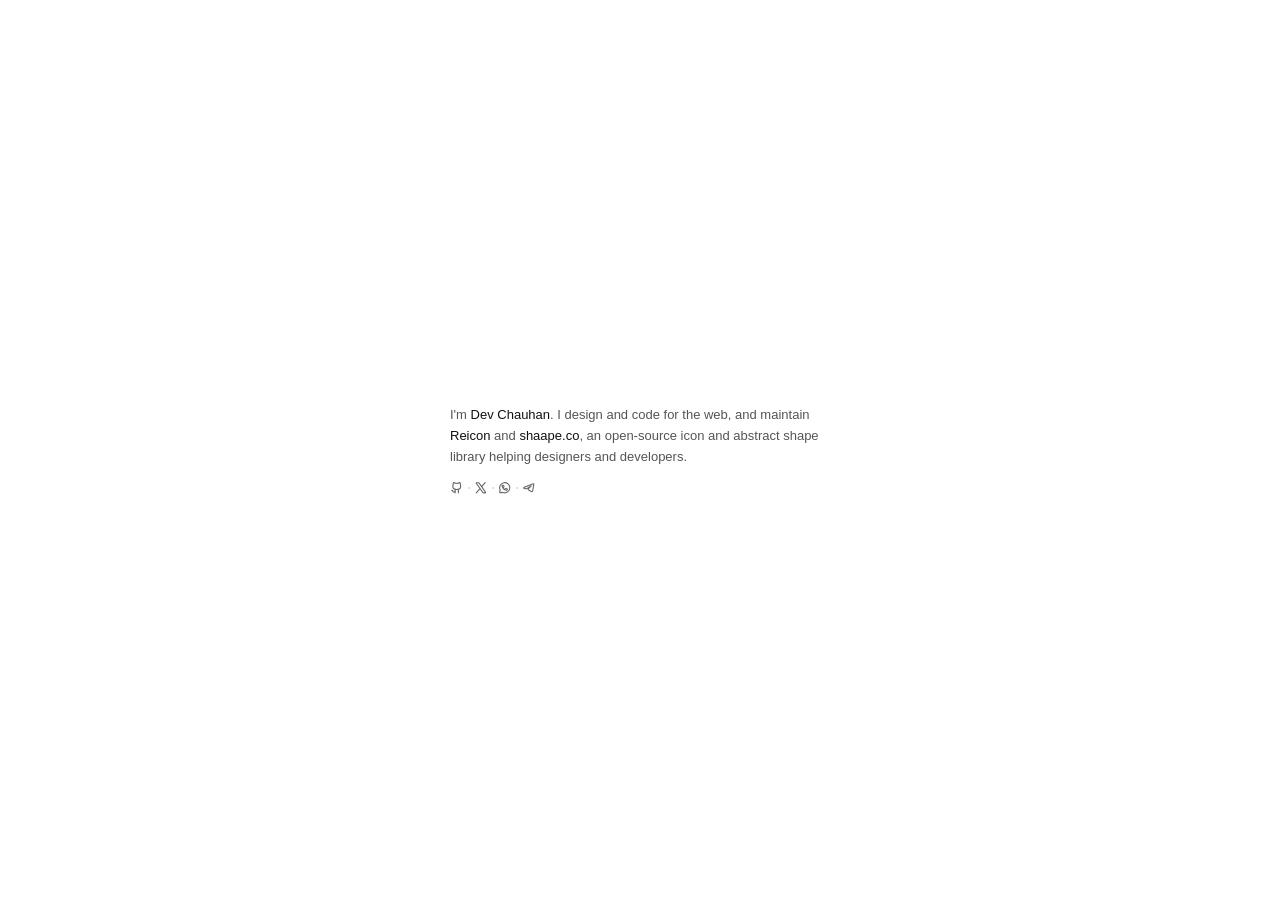
<file: index.html>
<!DOCTYPE html>
<html lang="en">

<head>
    <meta charset="utf-8">
    <meta name="viewport" content="width=device-width, initial-scale=1">
    <title>Dev Chauhan</title>
    <meta name="description"
        content="I'm Dev Chauhan. I design and code for the web, and maintain Reicon and shaape.co, an open-source icon and abstract shape library helping designers and developers.">
    <meta name="author" content="Dev Chauhan">
    <meta name="robots" content="index, follow">
    <meta name="theme-color" content="#ffffff">
    <meta name="color-scheme" content="light">

    <link rel="icon" type="image/svg+xml" href="public/favicon.svg">
    <link rel="icon" type="image/png" sizes="32x32" href="public/favicon-32x32.png">
    <link rel="icon" type="image/png" sizes="16x16" href="public/favicon-16x16.png">
    <link rel="icon" href="public/favicon.ico">
    <link rel="apple-touch-icon" sizes="180x180" href="public/apple-touch-icon.png">
    <link rel="manifest" href="site.webmanifest">

    <link rel="canonical" href="https://devc.in/">

    <meta property="og:title" content="Dev Chauhan">
    <meta property="og:description"
        content="I'm Dev Chauhan. I design and code for the web, and maintain Reicon and shaape.co, an open-source icon and abstract shape library helping designers and developers.">
    <meta property="og:type" content="profile">
    <meta property="og:url" content="https://devc.in/">
    <meta property="profile:username" content="dqev">
    <meta property="og:image" content="https://devc.in/public/og.png">
    <meta property="og:image:type" content="image/png">
    <meta property="og:image:width" content="1200">
    <meta property="og:image:height" content="630">

    <meta name="twitter:card" content="summary_large_image">
    <meta name="twitter:title" content="Dev Chauhan">
    <meta name="twitter:description"
        content="I'm Dev Chauhan. I design and code for the web, and maintain Reicon and shaape.co, an open-source icon and abstract shape library helping designers and developers.">
    <meta name="twitter:image" content="https://devc.in/public/og.png">
    <meta name="twitter:creator" content="@devchauhann3">

    <link rel="alternate" type="text/markdown" title="LLM context" href="llms.txt">
    <link rel="me" href="https://portfolios.here/dev-chauhan">

    <script type="application/ld+json">
    {
        "@context": "https://schema.org",
        "@type": "Person",
        "name": "Dev Chauhan",
        "url": "https://devc.in/",
        "jobTitle": "Designer & Developer",
        "image": "https://devc.in/public/og.png",
        "description": "I'm Dev Chauhan. I design and code for the web, and maintain Reicon and shaape.co, an open-source icon and abstract shape library helping designers and developers.",
        "sameAs": [
            "https://github.com/dqev",
            "https://x.com/devchauhann3",
            "https://wa.me/918449933999",
            "https://t.me/devchauhann3",
            "https://portfolios.here/dev-chauhan"
        ]
    }
    </script>

    <style>
        * {
            box-sizing: border-box;
            padding: 0;
            margin: 0;
        }

        html,
        body {
            max-width: 100vw;
            overflow-x: hidden;
            background: #fff;
            color: #111;
        }

        body {
            font-family: -apple-system, BlinkMacSystemFont, "Segoe UI", Roboto, Helvetica, Arial, sans-serif, "Apple Color Emoji", "Segoe UI Emoji";
            -webkit-font-smoothing: antialiased;
            -moz-osx-font-smoothing: grayscale;
            text-rendering: optimizeLegibility;
        }

        .main {
            min-height: 100vh;
            min-height: 100dvh;
            padding: 24px;
            background: #fff;
            display: flex;
            align-items: center;
            justify-content: center;
        }

        .content {
            max-width: 380px;
            width: 100%;
        }

        .bio {
            font-size: 13px;
            line-height: 1.6;
            color: #555;
            margin-bottom: 14px;
        }

        .bio a {
            color: #111;
            text-decoration: none;
            transition: color 0.15s ease;
        }

        .bio a:hover {
            color: #000;
        }

        .name {
            color: #111;
        }

        .social-links {
            display: flex;
            align-items: center;
            justify-content: flex-start;
            gap: 4px;
        }

        .social-link {
            color: #666;
            display: inline-flex;
            align-items: center;
            justify-content: center;
            text-decoration: none;
            transition: color 0.15s ease, transform 0.15s ease;
            position: relative;
            padding: 5px;
            margin: -5px;
        }

        .social-link:hover {
            color: #111;
            transform: translateY(-1px);
        }

        .social-link svg {
            width: 13.5px;
            height: 13.5px;
            display: block;
        }

        .dot {
            width: 2.5px;
            height: 2.5px;
            background-color: #d4d4d4;
            border-radius: 50%;
            display: inline-block;
            flex-shrink: 0;
        }

        a:focus-visible {
            outline: 2px solid #111;
            outline-offset: 2px;
            border-radius: 2px;
        }

        .sr-only {
            position: absolute;
            width: 1px;
            height: 1px;
            padding: 0;
            margin: -1px;
            overflow: hidden;
            clip: rect(0, 0, 0, 0);
            white-space: nowrap;
            border: 0;
        }

        @media (prefers-reduced-motion: reduce) {
            * {
                transition-duration: 0.01ms !important;
                animation-duration: 0.01ms !important;
            }
        }
    </style>
</head>

<body>
    <main class="main" itemscope itemtype="https://schema.org/Person">
        <h1 class="sr-only">Dev Chauhan</h1>
        <div class="content">
            <p class="bio" itemprop="description">
                I'm <a href="https://x.com/devchauhann3" target="_blank" rel="noopener noreferrer me" class="name"
                    itemprop="sameAs"><span itemprop="name">Dev Chauhan</span></a>. I design and code for the web, and maintain <a href="https://reicon.dev/" target="_blank"
                    rel="noopener noreferrer" itemprop="sameAs">Reicon</a> and <a href="https://shaape.co"
                    target="_blank" rel="noopener noreferrer" itemprop="sameAs">shaape.co</a>, an open-source icon and
                abstract shape library helping designers and developers.
            </p>

            <nav class="social-links" aria-label="Social links">
                <a href="https://github.com/dqev" target="_blank" rel="noopener noreferrer me" class="social-link"
                    aria-label="GitHub" title="GitHub" itemprop="sameAs">
                    <svg xmlns="http://www.w3.org/2000/svg" width="14" height="14" viewBox="0 0 24 24" fill="none"
                        aria-hidden="true" focusable="false">
                        <path stroke="currentColor" stroke-linecap="round" stroke-linejoin="round" stroke-width="2"
                            d="M19 9.75c0 3-1.95 5.25-7 5.25s-7-2.25-7-5.25c-.02-1.04.21-2.07.68-3-.34-1.47-.21-3.28.52-3.64s2.27.3 3.54 1.15c.75-.13 1.5-.2 2.26-.2.76-.01 1.51.05 2.26.18 1.27-.85 2.88-1.48 3.54-1.15s.86 2.17.52 3.64c.47.93.71 1.97.68 3.02M10 15a3.73 3.73 0 0 0-1 2.58V21" />
                        <path stroke="currentColor" stroke-linecap="round" stroke-linejoin="round" stroke-width="2"
                            d="M14 15c.65.7 1.01 1.62 1 2.58V21m-6-1.95c-.89.36-1.86.48-2.82.36-1.52-.52-1.12-1.9-1.9-2.47-.37-.27-.82-.42-1.28-.44" />
                    </svg>
                </a>
                <span class="dot" aria-hidden="true"></span>
                <a href="https://x.com/devchauhann3" target="_blank" rel="noopener noreferrer me" class="social-link"
                    aria-label="X (Twitter)" title="X (Twitter)" itemprop="sameAs">
                    <svg xmlns="http://www.w3.org/2000/svg" width="14" height="14" viewBox="0 0 24 24" fill="none"
                        aria-hidden="true" focusable="false">
                        <path stroke="currentColor" stroke-linecap="round" stroke-linejoin="round" stroke-width="2"
                            d="M7.31 3H5.62c-.75 0-1.13 0-1.33.16-.17.13-.28.34-.29.56-.01.26.21.56.64 1.17l6.04 8.53 4.65 6.57c.26.37.4.55.57.69.15.12.32.2.5.26.21.06.44.06.89.06h1.69c.75 0 1.12 0 1.33-.16.17-.13.28-.34.29-.56.01-.26-.21-.56-.64-1.17l-6.38-9-4.31-6.1c-.27-.37-.4-.55-.57-.69-.15-.12-.32-.2-.5-.26C7.99 3 7.76 3 7.31 3M19.8 3l-6.22 7.11M4.05 21l6.63-7.58" />
                    </svg>
                </a>
                <span class="dot" aria-hidden="true"></span>
                <a href="https://wa.me/918449933999" target="_blank" rel="noopener noreferrer me" class="social-link"
                    aria-label="WhatsApp" title="WhatsApp" itemprop="sameAs">
                    <svg xmlns="http://www.w3.org/2000/svg" width="14" height="14" viewBox="0 0 24 24" fill="none"
                        aria-hidden="true" focusable="false">
                        <path stroke="currentColor" stroke-linecap="round" stroke-linejoin="round" stroke-width="2"
                            d="M9.09 7.51c.49.05.91.35 1.11.79.03.05.05.12.1.24.09.26.14.39.17.51.25.97-.06 1.99-.79 2.67-.09.08-.2.17-.42.34l-.56.43a7.9 7.9 0 0 0 2.66 2.71l.51-.58c.23-.27.34-.4.46-.51.66-.6 1.57-.83 2.43-.64.16.04.32.1.65.22.17.06.25.09.33.12.41.21.69.6.74 1.06.03.22.03.46-.01.68-.08.49-.57.93-1.06.95-.09 0-.15 0-.27-.02-1.43-.17-2.7-.61-3.78-1.28-1.1-.68-2-1.6-2.66-2.71-.62-1.05-1.02-2.27-1.18-3.64-.02-.11-.02-.17-.02-.26.02-.5.46-.99.95-1.07.2-.03.44-.02.64-.01" />
                        <path stroke="currentColor" stroke-linecap="round" stroke-linejoin="round" stroke-width="2"
                            d="M21 12a9 9 0 0 1-12.15 8.43c-.32-.12-.48-.18-.6-.2-.11-.02-.19-.02-.31-.02-.12.01-.25.04-.52.1l-1.48.35c-1.13.26-1.69.39-2.08.24-.35-.14-.62-.41-.76-.76-.15-.39-.02-.95.24-2.08l.35-1.48c.06-.27.09-.4.1-.52 0-.12 0-.2-.02-.31-.02-.12-.08-.28-.2-.6A9 9 0 1 1 21 12" />
                    </svg>
                </a>
                <span class="dot" aria-hidden="true"></span>
                <a href="https://t.me/devchauhann3" target="_blank" rel="noopener noreferrer me" class="social-link"
                    aria-label="Telegram" title="Telegram" itemprop="sameAs">
                    <svg xmlns="http://www.w3.org/2000/svg" width="14" height="14" viewBox="0 0 24 24" fill="none"
                        aria-hidden="true" focusable="false">
                        <path stroke="currentColor" stroke-linecap="round" stroke-linejoin="round" stroke-width="2"
                            d="M5.02 10.79 18.91 5.4c.77-.3 1.16-.45 1.45-.38.24.06.45.22.57.45.13.25.06.65-.07 1.45L19.3 16c-.24 1.38-.36 2.07-.73 2.45-.33.34-.78.54-1.26.55-.54.01-1.15-.36-2.37-1.11l-2.58-1.58c-.78-.48-1.17-.72-1.34-1.04a1.3 1.3 0 0 1-.1-.91c.09-.35.41-.66 1.06-1.29l4.37-4.24L9 13.11c-.59.34-.89.52-1.2.61-.29.08-.58.12-.87.11-.33-.01-.66-.1-1.32-.28l-.45-.13c-1.23-.34-1.85-.51-2.03-.8a.85.85 0 0 1-.04-.83c.15-.3.74-.54 1.93-1" />
                    </svg>
                </a>
            </nav>
        </div>
    </main>
</body>

</html>
</file>
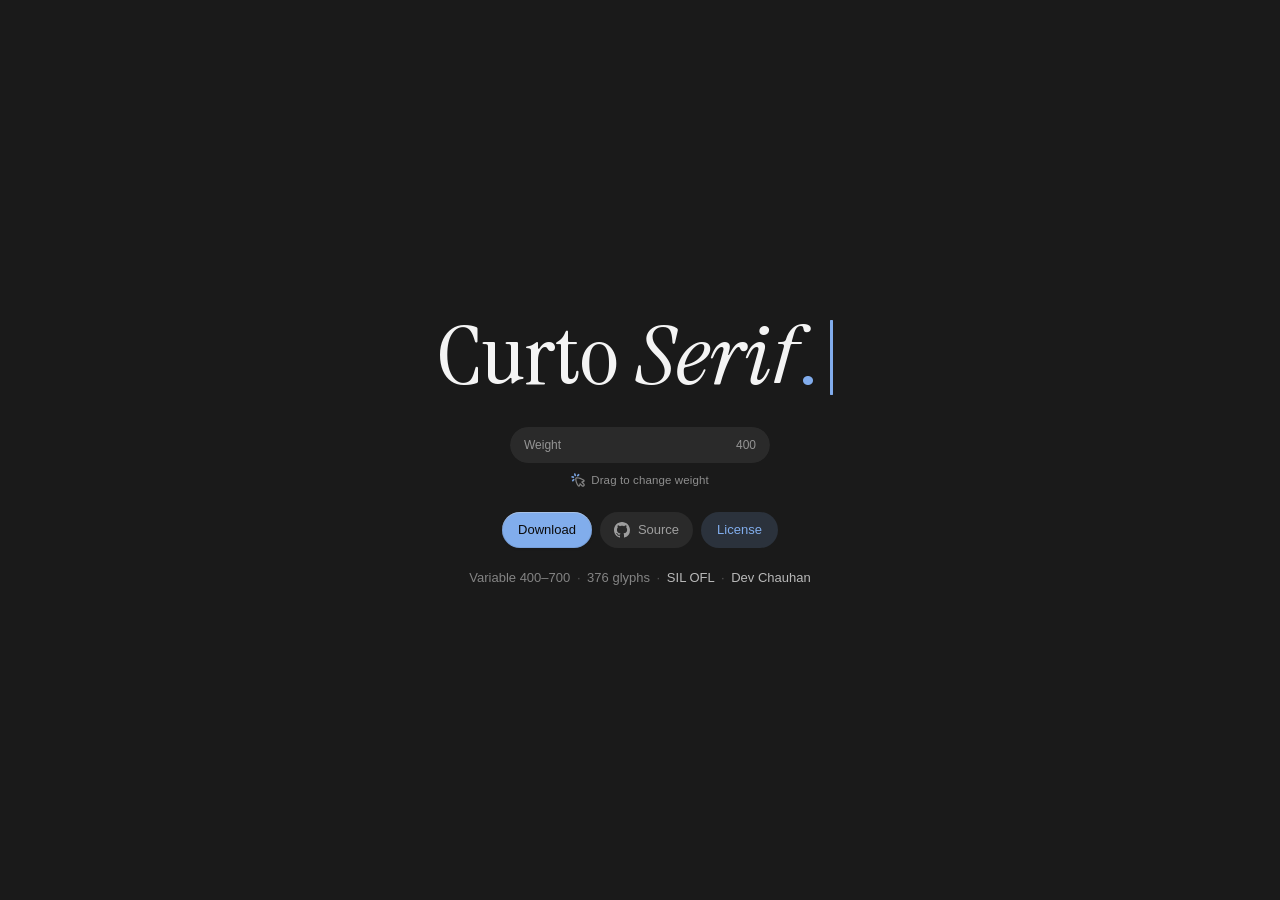
<file: curto/index.html>
<!doctype html>
<html lang="en">

<head>
  <meta charset="utf-8">
  <meta name="viewport" content="width=device-width, initial-scale=1">
  <title>Curto Serif — Free Open-Source Serif Font</title>
  <meta name="description"
    content="Curto Serif is a free, open-source display serif for editorial design. Variable weights 400–700, true italics, 376 glyphs, 86 languages, under SIL OFL. By Dev Chauhan.">
  <meta name="author" content="Dev Chauhan">
  <meta name="robots" content="index, follow">
  <meta name="theme-color" content="#1a1a1a">
  <meta name="color-scheme" content="dark">
  <link rel="canonical" href="https://devc.in/curto">

  <link rel="icon" type="image/svg+xml" href="../public/favicon.svg">
  <link rel="icon" type="image/png" sizes="32x32" href="../public/favicon-32x32.png">
  <link rel="icon" type="image/png" sizes="16x16" href="../public/favicon-16x16.png">
  <link rel="icon" href="../public/favicon.ico">
  <link rel="apple-touch-icon" sizes="180x180" href="../public/apple-touch-icon.png">
  <link rel="manifest" href="../site.webmanifest">

  <meta property="og:type" content="website">
  <meta property="og:site_name" content="Curto Serif">
  <meta property="og:locale" content="en_US">
  <meta property="og:url" content="https://devc.in/curto">
  <meta property="og:title" content="Curto Serif — Free Open-Source Serif Font">
  <meta property="og:description"
    content="Curto Serif is a free, open-source display serif for editorial design. Variable weights 400–700, true italics, 376 glyphs, 86 languages.">
  <meta property="og:image" content="https://devc.in/public/og.png">
  <meta property="og:image:type" content="image/png">
  <meta property="og:image:width" content="1200">
  <meta property="og:image:height" content="630">

  <meta name="twitter:card" content="summary_large_image">
  <meta name="twitter:site" content="@devchauhann3">
  <meta name="twitter:creator" content="@devchauhann3">
  <meta name="twitter:url" content="https://devc.in/curto">
  <meta name="twitter:title" content="Curto Serif — Free Open-Source Serif Font">
  <meta name="twitter:description"
    content="Curto Serif is a free, open-source display serif for editorial design. Variable weights 400–700, true italics, 376 glyphs, 86 languages.">
  <meta name="twitter:image" content="https://devc.in/public/og.png">

  <link rel="preload" href="fonts/CurtoSerif[wght].woff2" as="font" type="font/woff2" crossorigin>
  <link rel="preload" href="fonts/CurtoSerif-Italic[wght].woff2" as="font" type="font/woff2" crossorigin>
  <link rel="stylesheet" href="site.css">

  <script type="application/ld+json">
  {
    "@context": "https://schema.org",
    "@graph": [
      {
        "@type": "Product",
        "@id": "https://devc.in/curto#product",
        "name": "Curto Serif",
        "description": "A contemporary display serif for editorial elegance, titles and bold brand identities. Roman and italic, 376 glyphs, 86 languages.",
        "image": "https://devc.in/public/og.png",
        "url": "https://devc.in/curto",
        "category": "Font",
        "brand": { "@type": "Brand", "name": "Curto Serif" },
        "author": {
          "@type": "Person",
          "@id": "https://devc.in/#person",
          "name": "Dev Chauhan",
          "url": "https://devc.in"
        },
        "license": "https://github.com/dqev/curto/blob/main/OFL.txt",
        "sameAs": ["https://github.com/dqev/curto"],
        "softwareVersion": "1.001",
        "downloadUrl": "https://devc.in/curto/CurtoSerif-1.001.zip",
        "fileFormat": ["woff2", "ttf", "otf"],
        "offers": {
          "@type": "Offer",
          "price": "0",
          "priceCurrency": "USD",
          "availability": "https://schema.org/InStock",
          "url": "https://devc.in/curto"
        }
      },
      {
        "@type": "WebPage",
        "@id": "https://devc.in/curto#webpage",
        "url": "https://devc.in/curto",
        "name": "Curto Serif — Free Open-Source Serif Font",
        "description": "A free, open-source display serif for editorial headlines and brand identities. Variable 400–700, true italics, 376 glyphs, 86 languages.",
        "isPartOf": { "@id": "https://devc.in/#website" },
        "mainEntity": { "@id": "https://devc.in/curto#product" },
        "inLanguage": "en"
      }
    ]
  }
  </script>
</head>

<body>

  <main class="main" id="top">
    <div class="wrap">
      <section class="hero-stage">
        <h1 class="hero-title" contenteditable="true" spellcheck="false" aria-label="Editable specimen title">Curto <em>Serif</em><span class="dot">.</span></h1>

        <div class="hero-controls">
          <div class="els-container" id="elsContainer">
            <div class="els-track" id="elsTrack" tabindex="0" role="slider" aria-label="Font weight" aria-valuemin="400"
              aria-valuemax="700" aria-valuenow="400" aria-valuetext="400">
              <div class="els-fill" id="elsFill"></div>
              <span class="els-label">Weight</span>
              <span class="els-value" id="elsValue">400</span>
              <div class="els-hash-marks" id="elsHashMarks"></div>
            </div>
          </div>
          <p class="els-hint">
            <svg xmlns="http://www.w3.org/2000/svg" fill="none" viewBox="0 0 14 14" height="14" width="14" aria-hidden="true">
              <path fill="#81acec" fill-rule="evenodd" clip-rule="evenodd"
                d="M4.694.899a.875.875 0 0 0-1.69.452l.33 1.238a.875.875 0 1 0 1.691-.453zM.279 3.623a.875.875 0 0 0 .618 1.072l1.238.331a.875.875 0 0 0 .453-1.69L1.35 3.004a.875.875 0 0 0-1.071.619m.886 4.58a.875.875 0 0 0 1.237 0l.906-.906A.875.875 0 0 0 2.07 6.06l-.906.906a.875.875 0 0 0 0 1.237m7.037-7.038a.875.875 0 0 1 0 1.238l-.906.906A.875.875 0 0 1 6.06 2.07l.906-.906a.875.875 0 0 1 1.237 0" />
              <path fill="currentColor" fill-rule="evenodd" clip-rule="evenodd"
                d="M12.428 7.821c-2.45-2.037-5.462-2.49-6.887-2.356a.08.08 0 0 0-.053.022.08.08 0 0 0-.022.053c-.133 1.425.319 4.438 2.356 6.887q.023.027.038.037l.001-.002c.224-.513.466-1.2.665-1.807a.625.625 0 0 1 1.036-.247l1.916 1.917a.6.6 0 0 0 .848-.847L10.409 9.56a.625.625 0 0 1 .247-1.036c.607-.2 1.294-.44 1.807-.665h.002a.2.2 0 0 0-.037-.04m-7.004-3.6c1.713-.16 5.067.363 7.804 2.639.338.28.536.695.495 1.13-.041.45-.327.827-.76 1.015-.29.128-.624.257-.963.38l1.21 1.209a1.85 1.85 0 0 1-2.616 2.615l-1.209-1.21a15 15 0 0 1-.379.964c-.188.432-.565.718-1.014.76-.436.04-.85-.158-1.131-.496-2.276-2.737-2.8-6.091-2.64-7.804.06-.642.56-1.142 1.203-1.203" />
            </svg>
            <span>Drag to change weight</span>
          </p>
        </div>
      </section>

      <div class="hero-actions">
        <a class="secondary" href="CurtoSerif-1.001.zip" download>Download</a>
        <a class="github" href="https://github.com/dqev/curto" target="_blank" rel="noopener noreferrer">
          <svg viewBox="0 0 16 16" aria-hidden="true">
            <path
              d="M8 0C3.58 0 0 3.58 0 8c0 3.54 2.29 6.53 5.47 7.59.4.07.55-.17.55-.38 0-.19-.01-.82-.01-1.49-2.01.37-2.53-.49-2.69-.94-.09-.23-.48-.94-.82-1.13-.28-.15-.68-.52-.01-.53.63-.01 1.08.58 1.23.82.72 1.21 1.87.87 2.33.66.07-.52.28-.87.51-1.07-1.78-.2-3.64-.89-3.64-3.95 0-.87.31-1.59.82-2.15-.08-.2-.36-1.02.08-2.12 0 0 .67-.21 2.2.82.64-.18 1.32-.27 2-.27.68 0 1.36.09 2 .27 1.53-1.04 2.2-.82 2.2-.82.44 1.1.16 1.92.08 2.12.51.56.82 1.27.82 2.15 0 3.07-1.87 3.75-3.65 3.95.29.25.54.73.54 1.48 0 1.07-.01 1.93-.01 2.2 0 .21.15.46.55.38A8.013 8.013 0 0016 8c0-4.42-3.58-8-8-8z" />
          </svg>
          <span>Source</span>
        </a>
        <a class="accent" href="https://github.com/dqev/curto/blob/main/OFL.txt" target="_blank"
          rel="noopener noreferrer">License</a>
      </div>

      <p class="hero-story">
        Variable 400–700 <span class="dot-sep" aria-hidden="true">·</span> 376 glyphs <span class="dot-sep" aria-hidden="true">·</span> <a href="https://github.com/dqev/curto/blob/main/OFL.txt" target="_blank" rel="noopener noreferrer">SIL OFL</a> <span class="dot-sep" aria-hidden="true">·</span> <a href="https://devc.in">Dev Chauhan</a>
      </p>
    </div>
  </main>

  <script>
    (function () {
      var track = document.getElementById('elsTrack');
      var fill = document.getElementById('elsFill');
      var valueEl = document.getElementById('elsValue');
      var hashMarks = document.getElementById('elsHashMarks');
      var title = document.querySelector('.hero-title');
      if (!track || !fill || !valueEl || !hashMarks || !title) return;

      var min = 400, max = 700, step = 1;
      var val = min;
      var dragging = false, active = false;
      var keyTimer = null;

      function syncEditable() {
        var empty = title.textContent.trim() === '';
        title.classList.toggle('is-empty', empty);
        if (empty && title.innerHTML !== '') title.innerHTML = '';
      }
      title.addEventListener('input', syncEditable);
      title.addEventListener('blur', syncEditable);
      syncEditable();

      var fitFrame = null;
      function fitTitle() {
        if (fitFrame !== null) return;
        fitFrame = requestAnimationFrame(function () {
          fitFrame = null;
          var maxWidth = title.parentElement ? title.parentElement.clientWidth : 0;
          if (!maxWidth) return;

          var weight = title.style.getPropertyValue('--hero-weight');
          var inlineWeight = title.style.fontWeight;
          title.style.setProperty('--hero-weight', max);
          title.style.fontWeight = max;

          title.style.fontSize = '';
          title.style.whiteSpace = 'nowrap';

          var size = parseFloat(getComputedStyle(title).fontSize);
          var minSize = 20;

          if (title.scrollWidth + 0.5 > maxWidth) {
            size = Math.max(minSize, Math.floor(size * (maxWidth / title.scrollWidth) * 0.98 * 10) / 10);
            title.style.fontSize = size + 'px';

            while (size > minSize && title.scrollWidth + 0.5 > maxWidth) {
              size = Math.max(minSize, size - 1);
              title.style.fontSize = size + 'px';
            }
          }

          title.style.whiteSpace = '';

          if (weight) title.style.setProperty('--hero-weight', weight);
          else title.style.removeProperty('--hero-weight');
          if (inlineWeight) title.style.fontWeight = inlineWeight;
          else title.style.removeProperty('font-weight');
        });
      }
      title.addEventListener('input', fitTitle);
      window.addEventListener('resize', fitTitle);
      if (document.fonts && document.fonts.ready) document.fonts.ready.then(fitTitle);

      function rnd(v) { return Math.round(v / step) * step; }
      function clp(v) { return Math.max(min, Math.min(max, v)); }
      function pct(v) { return ((v - min) / (max - min)) * 100; }

      function snap(v) {
        var near = Math.round(v / 100) * 100;
        return Math.abs(v - near) <= 16 ? near : v;
      }

      function applyWeight(v) {
        title.style.setProperty('--hero-weight', v);
        title.style.fontWeight = v;
      }

      function buildHashes() {
        hashMarks.innerHTML = '';
        for (var w = min + 50; w < max; w += 50) {
          var el = document.createElement('div');
          el.className = 'els-hash';
          el.style.left = pct(w) + '%';
          hashMarks.appendChild(el);
        }
      }
      buildHashes();

      var EASE = 'cubic-bezier(0.22, 1, 0.36, 1)';

      function ui(v, instant) {
        var p = pct(v);
        if (instant) {
          fill.style.width = p + '%';
        } else {
          fill.style.transition = 'width 0.35s ' + EASE;
          fill.style.width = p + '%';
          setTimeout(function () { fill.style.transition = ''; }, 400);
        }
        valueEl.textContent = String(v);
        applyWeight(v);
      }

      function set(v, inst) {
        val = clp(rnd(v));
        track.setAttribute('aria-valuenow', val);
        track.setAttribute('aria-valuetext', String(val));
        ui(val, inst);
      }

      ui(val, true);

      var baseRect = null, stretch = 0;
      var moveFrame = null, pendingX = 0;

      function computeStretch(cx) {
        if (!baseRect) return 0;
        if (cx < baseRect.left) {
          var o = Math.max(0, baseRect.left - cx - 48);
          return -3 * Math.sqrt(Math.min(o / 300, 1));
        }
        if (cx > baseRect.right) {
          var o2 = Math.max(0, cx - baseRect.right - 48);
          return 3 * Math.sqrt(Math.min(o2 / 300, 1));
        }
        return 0;
      }

      function applyStretch(s) {
        stretch = s;
        var a = Math.abs(s);
        track.style.width = 'calc(100% + ' + a + 'px)';
        track.style.marginLeft = s < 0 ? s + 'px' : '';
        track.style.marginRight = s > 0 ? s + 'px' : '';
      }

      function resetStretch() {
        if (stretch !== 0) {
          track.style.width = '';
          track.style.marginLeft = '';
          track.style.marginRight = '';
          stretch = 0;
        }
      }

      function posToVal(cx) {
        if (!baseRect || !baseRect.width) return min;
        var pctX = ((cx - baseRect.left) / baseRect.width) * 100;
        return clp(min + (pctX / 100) * (max - min));
      }

      function updateFromPointer(cx) {
        var s = computeStretch(cx);
        if (s !== 0) applyStretch(s);
        else resetStretch();

        var raw = posToVal(cx);
        var rp = pct(raw);
        if (s < 0) rp = 0;
        else if (s > 0) rp = 100;

        var rounded = Math.round(raw);
        fill.style.transition = 'none';
        fill.style.width = rp + '%';
        valueEl.textContent = String(rounded);
        track.setAttribute('aria-valuenow', rounded);
        track.setAttribute('aria-valuetext', String(rounded));
        applyWeight(rounded);
        val = raw;
      }

      function scheduleMove(cx) {
        pendingX = cx;
        if (moveFrame !== null) return;
        moveFrame = requestAnimationFrame(function () {
          moveFrame = null;
          if (!active) return;
          updateFromPointer(pendingX);
        });
      }

      function cancelMove() {
        if (moveFrame !== null) {
          cancelAnimationFrame(moveFrame);
          moveFrame = null;
        }
      }

      function onDown(e) {
        if (e.pointerType === 'mouse' && e.button !== 0) return;
        e.preventDefault();
        if (keyTimer) { clearTimeout(keyTimer); keyTimer = null; }
        try { track.setPointerCapture(e.pointerId); } catch (_) { }
        baseRect = track.getBoundingClientRect();
        dragging = true;
        active = true;
        track.classList.add('els-active', 'els-dragging');
        track.focus({ preventScroll: true });
        updateFromPointer(e.clientX);
      }

      function onMove(e) {
        if (!active) return;
        scheduleMove(e.clientX);
      }

      function onUp(e) {
        if (!active) return;
        cancelMove();
        active = false;
        dragging = false;
        track.classList.remove('els-active', 'els-dragging');
        fill.style.transition = '';

        set(rnd(snap(posToVal(e.clientX))), false);

        resetStretch();
        baseRect = null;
      }

      function onCancel() {
        if (!active) return;
        cancelMove();
        active = false;
        dragging = false;
        track.classList.remove('els-active', 'els-dragging');
        fill.style.transition = '';
        resetStretch();
        baseRect = null;
      }

      track.addEventListener('pointerdown', onDown);
      track.addEventListener('pointermove', onMove);
      track.addEventListener('pointerup', onUp);
      track.addEventListener('pointercancel', onCancel);
      track.addEventListener('lostpointercapture', onCancel);
      window.addEventListener('blur', onCancel);

      track.addEventListener('keydown', function (e) {
        var s = e.shiftKey ? step * 10 : step;
        var n = null;
        switch (e.key) {
          case 'ArrowRight': case 'ArrowUp': n = val + s; break;
          case 'ArrowLeft': case 'ArrowDown': n = val - s; break;
          case 'Home': n = min; break;
          case 'End': n = max; break;
          default: return;
        }
        e.preventDefault();
        track.classList.add('els-active');
        set(clp(rnd(n)), false);
        if (keyTimer) clearTimeout(keyTimer);
        keyTimer = setTimeout(function () {
          keyTimer = null;
          if (!dragging) track.classList.remove('els-active');
        }, 800);
      });

      track.addEventListener('mouseenter', function () { if (!active) track.classList.add('els-active'); });
      track.addEventListener('mouseleave', function () { if (!active && !dragging) track.classList.remove('els-active'); });
      track.addEventListener('focus', function () { if (!dragging) track.classList.add('els-active'); });
      track.addEventListener('blur', function () { if (!dragging) track.classList.remove('els-active'); });
    })();
  </script>

</body>

</html>
</file>
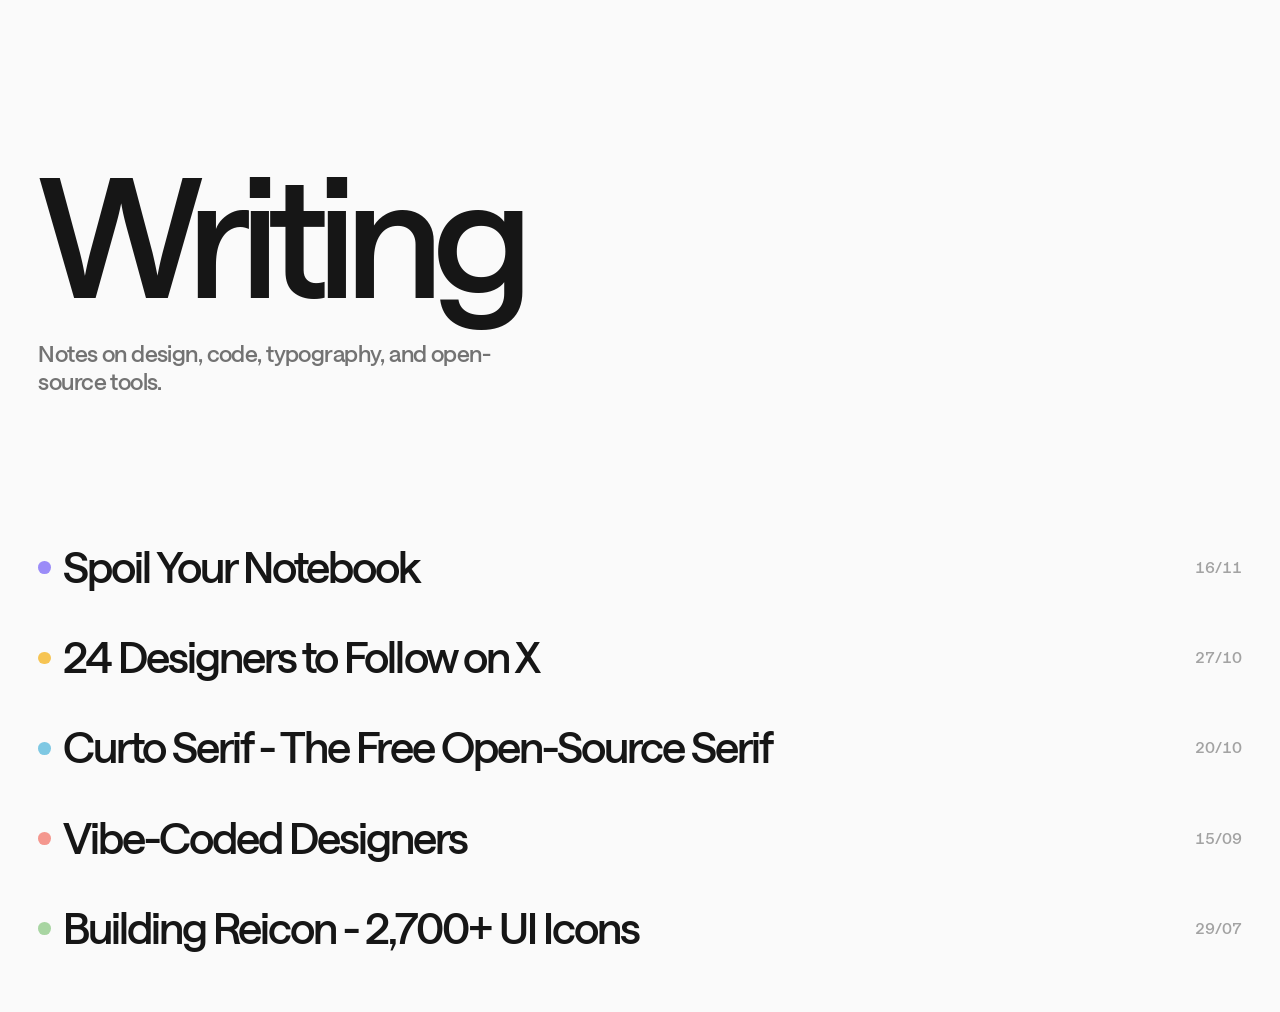
<file: writing/index.html>
<!doctype html>
<html lang="en">

<head>
  <meta charset="UTF-8" />
  <meta name="viewport" content="width=device-width, initial-scale=1.0" />
  <title>Writing - Dev Chauhan</title>
  <meta name="description" content="Notes on design, code, typography, and open-source tools by Dev Chauhan." />
  <meta name="author" content="Dev Chauhan" />
  <meta name="robots" content="index, follow, max-image-preview:large, max-snippet:-1" />
  <meta name="theme-color" content="#fafafa" />
  <meta name="color-scheme" content="light" />
  <link rel="canonical" href="https://devchauhan.in/writing/" />

  <link rel="manifest" href="/site.webmanifest" />
  <link rel="alternate" type="application/rss+xml" title="Dev Chauhan - Writing"
    href="https://devchauhan.in/feed.xml" />

  <meta property="og:type" content="website" />
  <meta property="og:url" content="https://devchauhan.in/writing/" />
  <meta property="og:site_name" content="Dev Chauhan" />
  <meta property="og:title" content="Writing - Dev Chauhan" />
  <meta property="og:description" content="Notes on design, code, typography, and open-source tools." />
  <meta property="og:locale" content="en_US" />

  <meta name="twitter:card" content="summary" />
  <meta name="twitter:site" content="@devchauhann3" />
  <meta name="twitter:creator" content="@devchauhann3" />
  <meta name="twitter:title" content="Writing - Dev Chauhan" />
  <meta name="twitter:description" content="Notes on design, code, typography, and open-source tools." />

  <link rel="icon" href="/assets/favicon/favicon.ico" sizes="any" />
  <link rel="icon" type="image/png" sizes="32x32" href="/assets/favicon/favicon-32x32.png" />
  <link rel="icon" type="image/png" sizes="16x16" href="/assets/favicon/favicon-16x16.png" />
  <link rel="icon" type="image/png" sizes="48x48" href="/assets/favicon/favicon-48x48.png" />
  <link rel="apple-touch-icon" sizes="180x180" href="/assets/favicon/apple-touch-icon.png" />

  <link rel="preload" href="/assets/font/Saans-Medium.woff2" as="font" type="font/woff2" crossorigin />
  <link rel="stylesheet" href="/styles.css" />
</head>

<body class="writing-index-page">
  <main class="container">
    <section class="card card-header">
      <h1 class="article-title index-title">Writing</h1>
      <p class="index-subtitle">Notes on design, code, typography, and open-source tools.</p>
    </section>

    <section class="card post-section">
      <ul class="writing-list">
        <li class="writing-item">
          <a href="/writing/spoil-your-notebook">Spoil Your Notebook</a>
          <span class="writing-date">16/11</span>
        </li>
        <li class="writing-item">
          <a href="/writing/designers-to-follow-on-x">24 Designers to Follow on X</a>
          <span class="writing-date">27/10</span>
        </li>
        <li class="writing-item">
          <a href="/writing/curto">Curto Serif - The Free Open-Source Serif</a>
          <span class="writing-date">20/10</span>
        </li>
        <li class="writing-item">
          <a href="/writing/vibe-coded-designers">Vibe-Coded Designers</a>
          <span class="writing-date">15/09</span>
        </li>
        <li class="writing-item">
          <a href="/writing/reicon">Building Reicon - 2,700+ UI Icons</a>
          <span class="writing-date">29/07</span>
        </li>
      </ul>
    </section>

  </main>
</body>

</html>
</file>
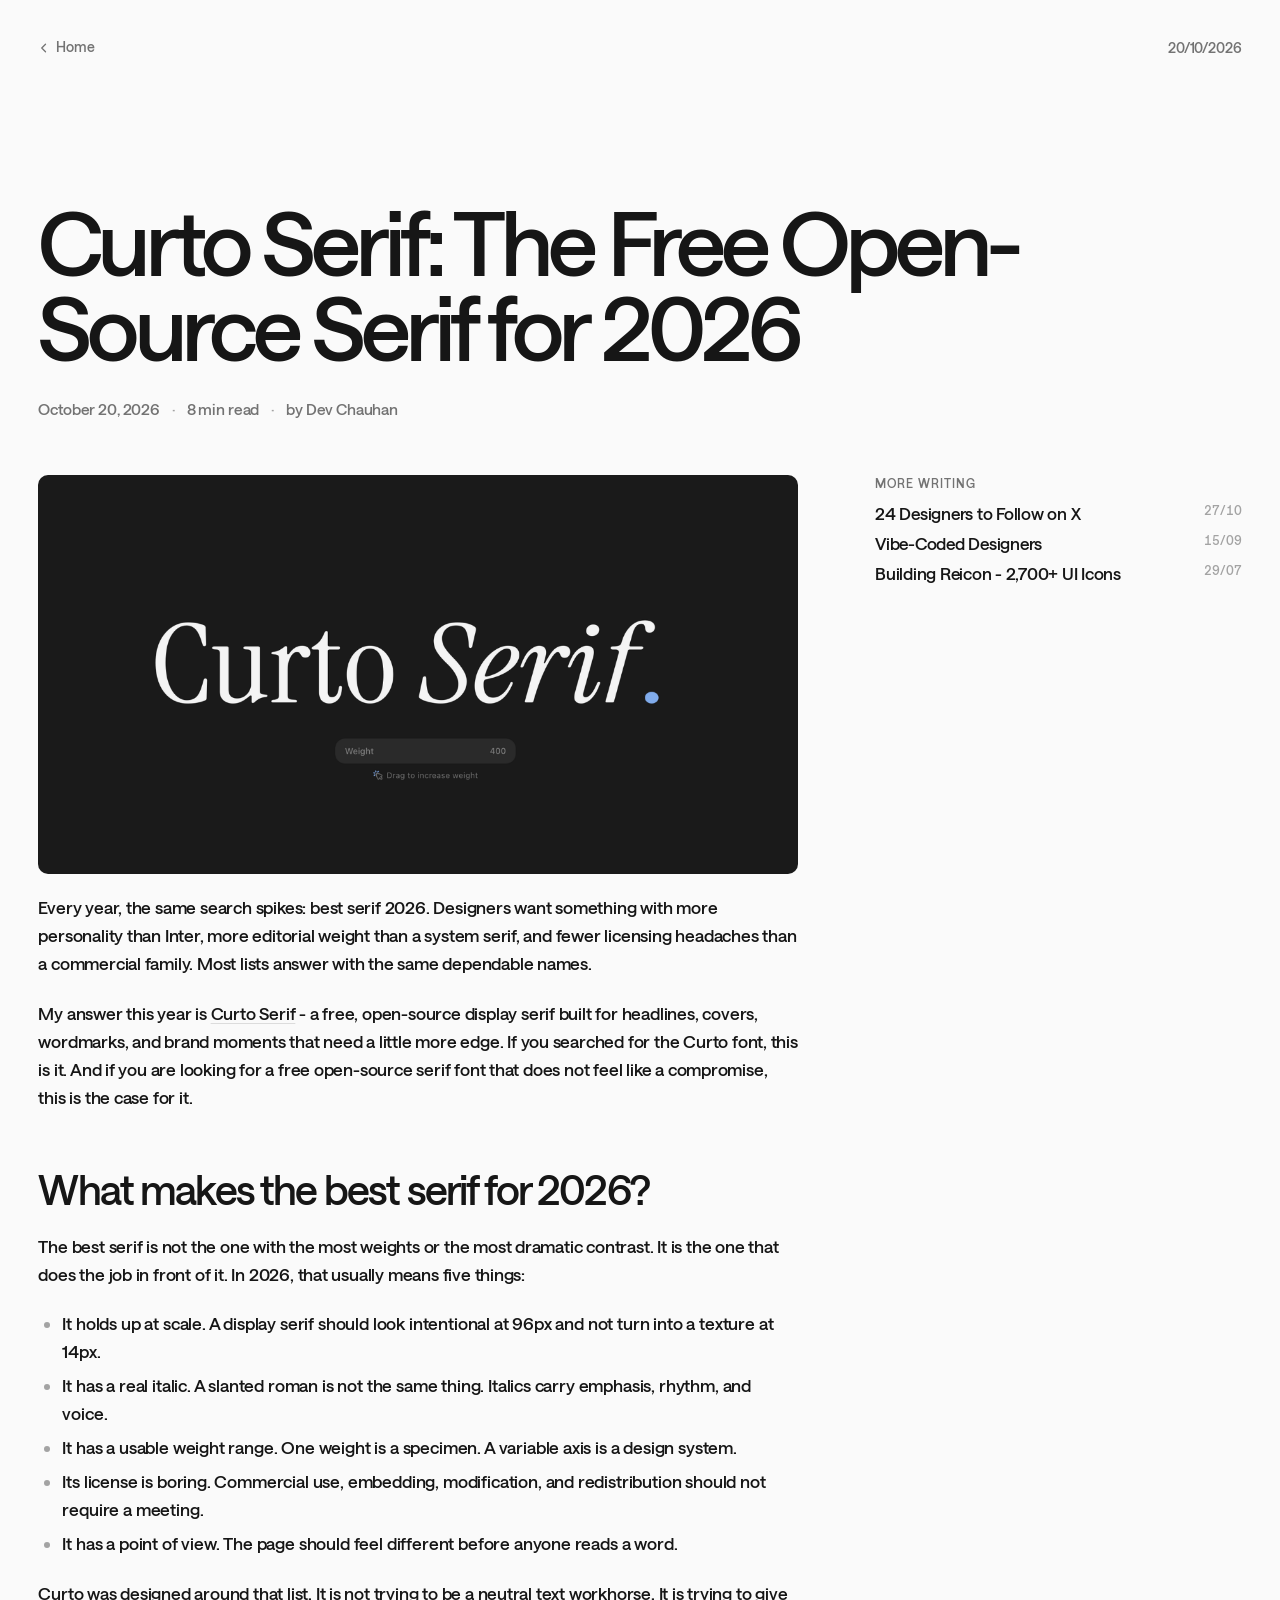
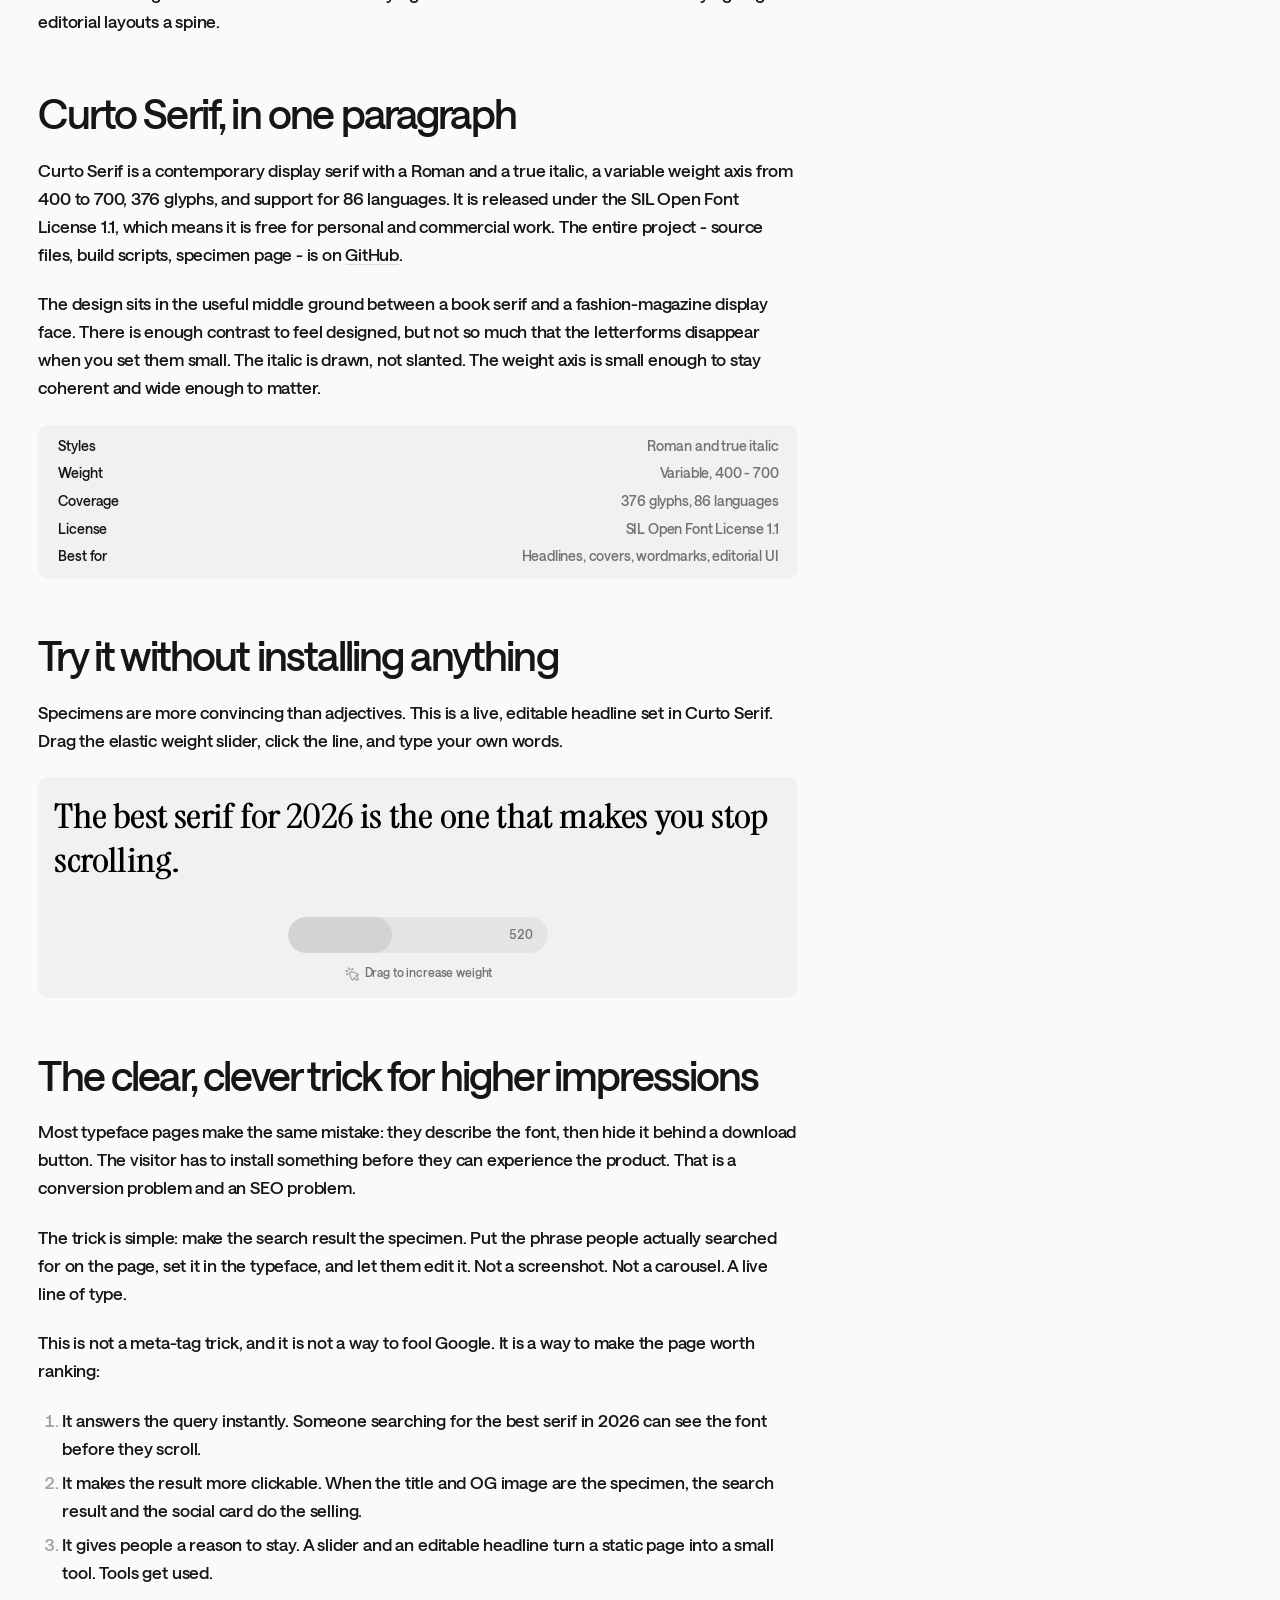
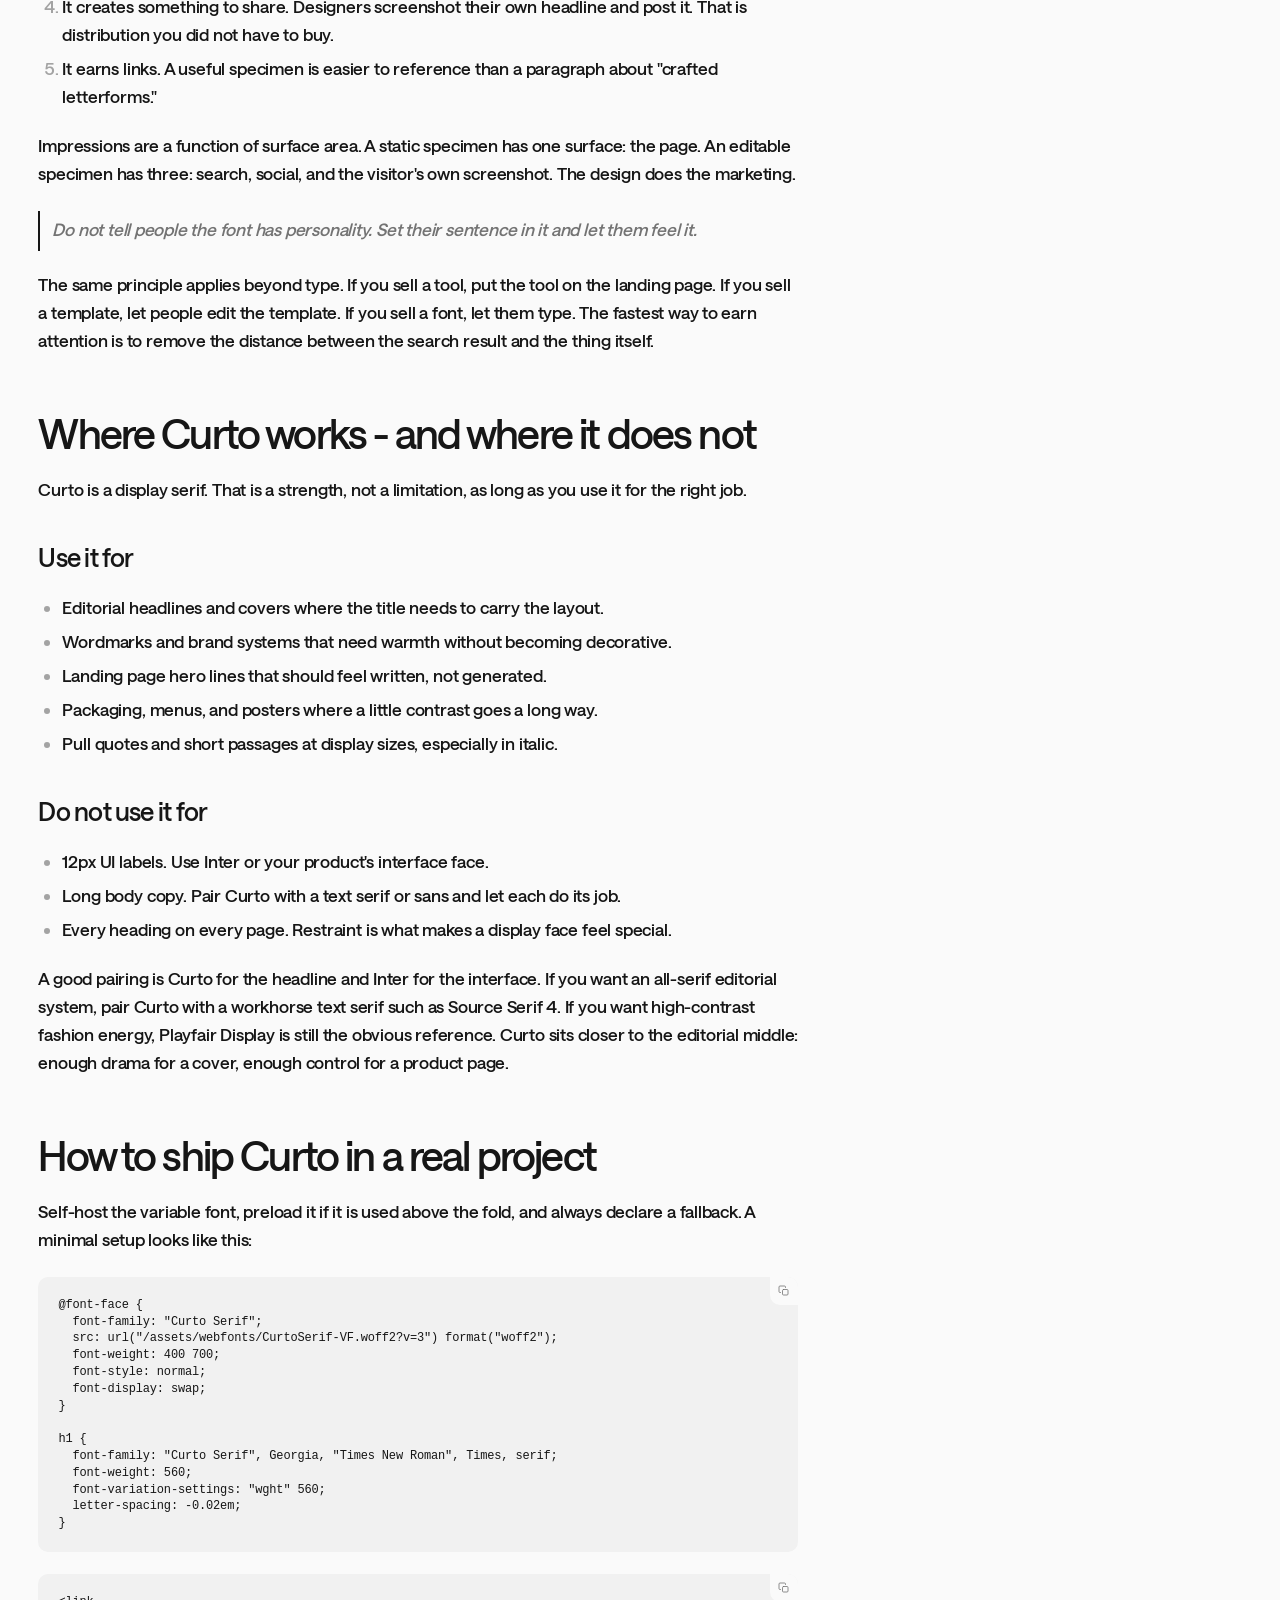
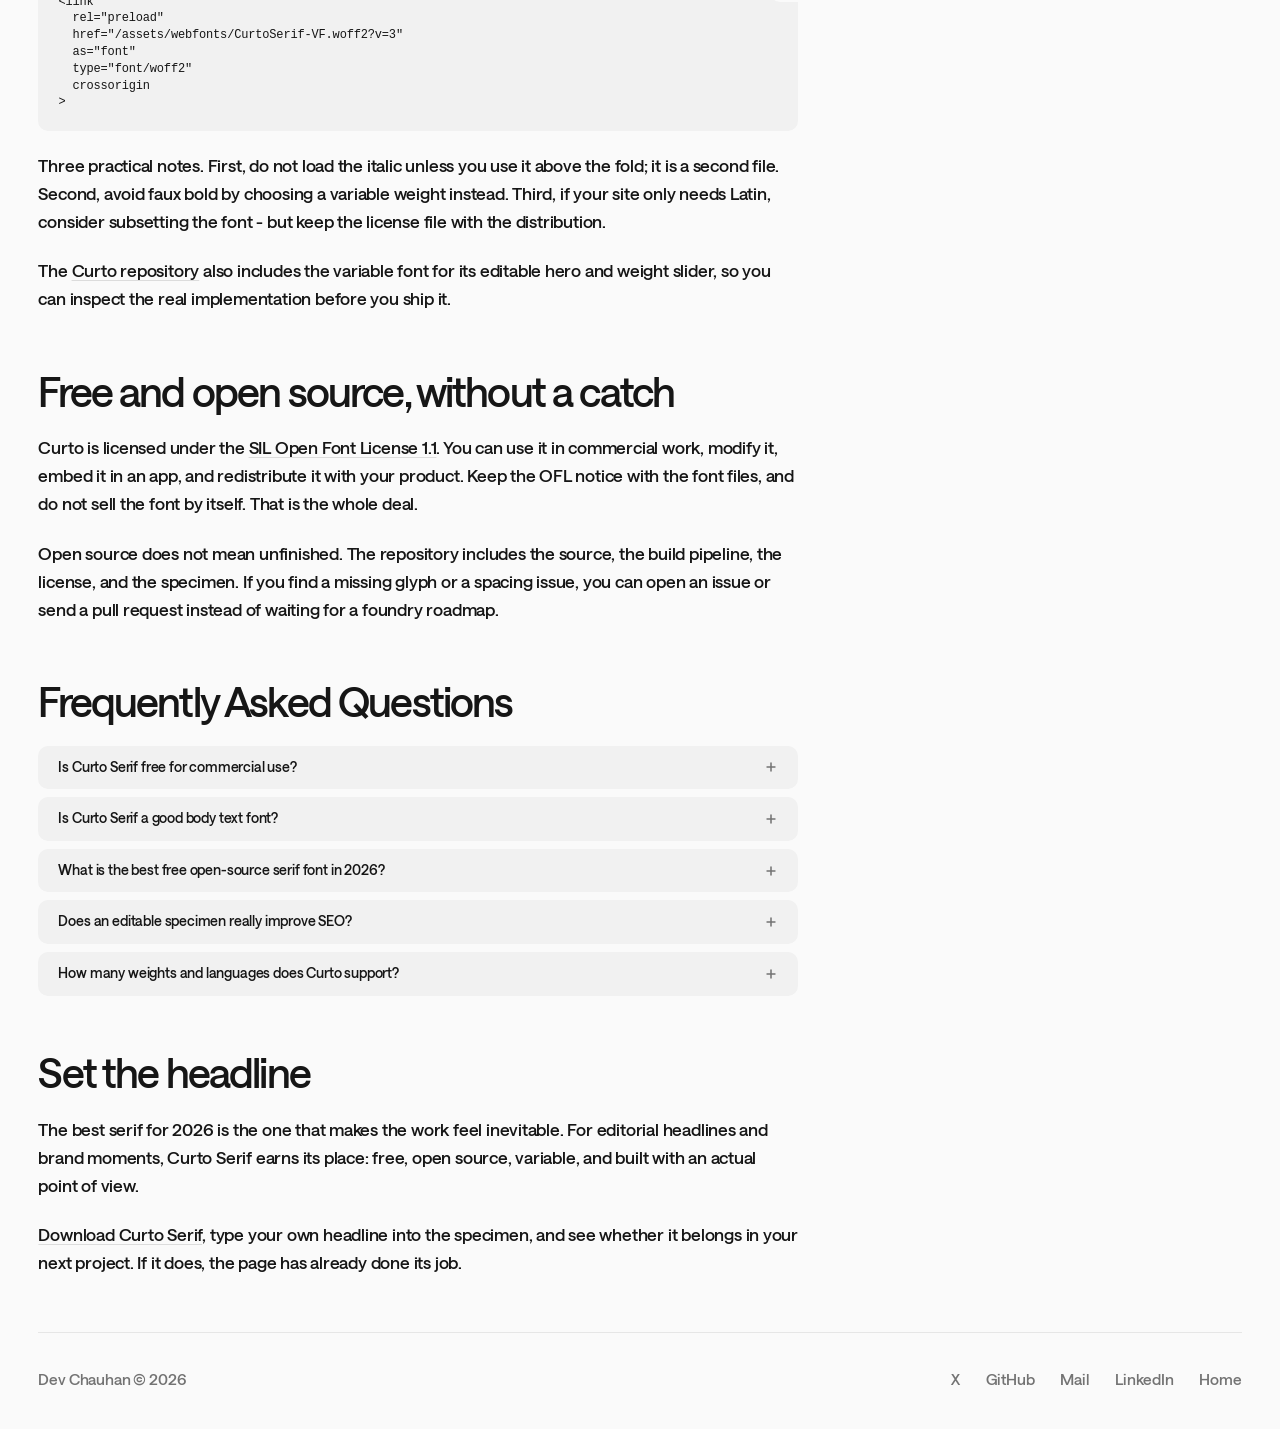
<file: writing/curto/index.html>
<!doctype html>
<html lang="en">

<head>
  <meta charset="utf-8" />
  <meta name="viewport" content="width=device-width, initial-scale=1" />
  <title>Curto Serif: The Free Open-Source Serif for 2026 - Dev Chauhan</title>
  <meta name="description"
    content="Looking for the best serif in 2026? Curto Serif is a free, open-source variable serif with true italics, 376 glyphs, and 86 languages. Plus the specimen-first trick that earns more impressions." />
  <meta name="keywords"
    content="best serif 2026, free open source serif font, Curto Serif, Curto font, open source typeface, variable serif, editorial serif, SIL Open Font License, Dev Chauhan" />
  <meta name="author" content="Dev Chauhan" />
  <meta name="robots" content="index, follow, max-image-preview:large, max-snippet:-1" />
  <meta name="theme-color" content="#fafafa" />
  <meta name="color-scheme" content="light" />
  <link rel="canonical" href="https://devchauhan.in/writing/curto" />

  <link rel="icon" href="/assets/favicon/favicon.ico" sizes="any" />
  <link rel="icon" type="image/png" sizes="32x32" href="/assets/favicon/favicon-32x32.png" />
  <link rel="icon" type="image/png" sizes="16x16" href="/assets/favicon/favicon-16x16.png" />
  <link rel="icon" type="image/png" sizes="48x48" href="/assets/favicon/favicon-48x48.png" />
  <link rel="apple-touch-icon" sizes="180x180" href="/assets/favicon/apple-touch-icon.png" />
  <link rel="manifest" href="/site.webmanifest" />
  <link rel="alternate" type="application/rss+xml" title="Dev Chauhan - Writing"
    href="https://devchauhan.in/feed.xml" />

  <meta property="og:type" content="article" />
  <meta property="og:url" content="https://devchauhan.in/writing/curto" />
  <meta property="og:title" content="Curto Serif: The Free Open-Source Serif for 2026" />
  <meta property="og:description"
    content="A free, open-source variable serif for editorial headlines and brand identities - plus the specimen-first trick that earns more search impressions." />
  <meta property="og:image" content="https://devchauhan.in/assets/og/curto.png" />
  <meta property="og:image:type" content="image/png" />
  <meta property="og:image:width" content="1200" />
  <meta property="og:image:height" content="630" />
  <meta property="og:site_name" content="Dev Chauhan" />
  <meta property="og:locale" content="en_US" />
  <meta property="og:image:alt" content="Curto Serif typeface specimen" />
  <meta property="article:published_time" content="2026-10-20T00:00:00Z" />
  <meta property="article:modified_time" content="2026-10-22T00:00:00Z" />
  <meta property="article:author" content="Dev Chauhan" />
  <meta property="article:tag" content="typography" />
  <meta property="article:tag" content="serif" />
  <meta property="article:tag" content="open source" />
  <meta property="article:tag" content="SEO" />

  <meta name="twitter:card" content="summary_large_image" />
  <meta name="twitter:site" content="@devchauhann3" />
  <meta name="twitter:creator" content="@devchauhann3" />
  <meta name="twitter:url" content="https://devchauhan.in/writing/curto" />
  <meta name="twitter:title" content="Curto Serif: The Free Open-Source Serif for 2026" />
  <meta name="twitter:description"
    content="A free, open-source variable serif for editorial headlines and brand identities - plus the specimen-first trick that earns more search impressions." />
  <meta name="twitter:image" content="https://devchauhan.in/assets/og/curto.png" />
  <meta name="twitter:image:alt" content="Curto Serif typeface specimen" />

  <link rel="preload" href="/assets/webfonts/CurtoSerif-VF.woff2?v=3" as="font" type="font/woff2" crossorigin />
  <link rel="preload" href="/assets/webfonts/CurtoSerif-Italic-VF.woff2?v=3" as="font" type="font/woff2"
    crossorigin />

  <link rel="preload" href="/assets/font/Saans-Medium.woff2" as="font" type="font/woff2" crossorigin />

  <script type="application/ld+json">
    {
      "@context": "https://schema.org",
      "@type": "Article",
      "headline": "Curto Serif: The Free Open-Source Serif for 2026",
      "description": "A free, open-source variable serif for editorial headlines and brand identities, plus the specimen-first trick for earning more search impressions.",
      "image": "https://devchauhan.in/assets/og/curto.png",
      "author": {
        "@type": "Person",
        "@id": "https://devchauhan.in/#person",
        "name": "Dev Chauhan",
        "url": "https://devchauhan.in",
        "sameAs": [
          "https://github.com/dqev",
          "https://x.com/devchauhann3",
          "https://linkedin.com/in/devchauhann3"
        ]
      },
      "publisher": {
        "@type": "Person",
        "@id": "https://devchauhan.in/#person",
        "name": "Dev Chauhan",
        "url": "https://devchauhan.in"
      },
      "datePublished": "2026-10-20",
      "dateModified": "2026-10-22",
      "inLanguage": "en",
      "articleSection": "Writing",
      "timeRequired": "PT8M",
      "isPartOf": { "@id": "https://devchauhan.in/#website" },
      "mainEntityOfPage": {
        "@type": "WebPage",
        "@id": "https://devchauhan.in/writing/curto"
      },
      "keywords": ["best serif 2026", "free open source serif font", "Curto Serif", "variable font", "typography", "SIL Open Font License"]
    }
  </script>

  <script type="application/ld+json">
    {
      "@context": "https://schema.org",
      "@type": "BreadcrumbList",
      "itemListElement": [
        {
          "@type": "ListItem",
          "position": 1,
          "name": "Dev Chauhan",
          "item": "https://devchauhan.in"
        },
        {
          "@type": "ListItem",
          "position": 2,
          "name": "Curto Serif",
          "item": "https://devchauhan.in/writing/curto"
        }
      ]
    }
  </script>

  <script type="application/ld+json">
    {
      "@context": "https://schema.org",
      "@type": "FAQPage",
      "mainEntity": [
        {
          "@type": "Question",
          "name": "Is Curto Serif free for commercial use?",
          "acceptedAnswer": {
            "@type": "Answer",
            "text": "Yes. Curto Serif is released under the SIL Open Font License 1.1, which permits commercial use, modification, embedding, and redistribution. Keep the OFL.txt file with the font and do not sell the font files by themselves."
          }
        },
        {
          "@type": "Question",
          "name": "Is Curto Serif a good body text font?",
          "acceptedAnswer": {
            "@type": "Answer",
            "text": "Curto Serif is designed as a display serif. It works best for headlines, covers, wordmarks, and short passages at larger sizes. For long body copy, pair it with a text serif or a clean sans-serif such as Inter."
          }
        },
        {
          "@type": "Question",
          "name": "What is the best free open-source serif font in 2026?",
          "acceptedAnswer": {
            "@type": "Answer",
            "text": "There is no single best serif for every job. Curto Serif is a strong choice for editorial display work, while Source Serif 4 is excellent for long-form text. Pick the typeface that fits the scale and tone of the project."
          }
        },
        {
          "@type": "Question",
          "name": "Does an editable font specimen improve SEO?",
          "acceptedAnswer": {
            "@type": "Answer",
            "text": "Not directly. An editable specimen makes the page more useful and shareable, which can improve click-through rate, time on page, and links. Those are helpful signals, but no design trick guarantees rankings."
          }
        }
      ]
    }
  </script>

  <link rel="stylesheet" href="/styles.css" />
  <link rel="stylesheet" href="/writing/article.css" />

  <style>
    @font-face {
      font-family: "Curto Serif";
      src: url("/assets/webfonts/CurtoSerif-VF.woff2?v=3") format("woff2");
      font-weight: 400 700;
      font-style: normal;
      font-display: swap;
    }

    @font-face {
      font-family: "Curto Serif";
      src: url("/assets/webfonts/CurtoSerif-Italic-VF.woff2?v=3") format("woff2");
      font-weight: 400 700;
      font-style: italic;
      font-display: swap;
    }

    .specimen {
      border-radius: var(--radius-panel);
      background: var(--color-raised);
      padding: var(--pad-panel);
      display: flex;
      flex-direction: column;
      gap: var(--gap-row);
    }

    .els-container {
      width: 100%;
      max-width: 260px;
      overflow: hidden;
      border-radius: var(--radius-pill);
      margin: 0 auto;
    }

    .els-track {
      position: relative;
      height: 36px;
      background: rgba(17, 17, 17, 0.06);
      border-radius: var(--radius-pill);
      cursor: grab;
      touch-action: none;
      user-select: none;
      outline: none;
    }

    .els-track.els-active {
      cursor: grabbing;
    }

    .els-track:focus-visible {
      box-shadow: 0 0 0 2px rgba(17, 17, 17, 0.18);
    }

    .els-fill {
      position: absolute;
      inset: 0;
      width: 0%;
      background: var(--color-ink);
      border-radius: var(--radius-pill);
      pointer-events: none;
      overflow: hidden;
      opacity: 0.08;
    }

    .els-track.els-active .els-fill {
      opacity: 0.14;
    }

    .els-value {
      position: absolute;
      top: 50%;
      right: var(--space-7);
      transform: translateY(-50%);
      font-size: var(--text-xs);
      font-weight: 500;
      color: var(--color-muted);
      pointer-events: none;
      font-variant-numeric: tabular-nums;
      transition: color 0.15s ease;
    }

    .els-track.els-active .els-value {
      color: var(--color-ink);
    }

    .els-hash-marks {
      position: absolute;
      inset: 0;
      pointer-events: none;
      overflow: hidden;
      border-radius: var(--radius-pill);
    }

    .els-hash {
      position: absolute;
      top: 50%;
      width: 1px;
      height: 10px;
      background: rgba(17, 17, 17, 0.55);
      transform: translate(-50%, -50%);
      opacity: 0;
      transition: opacity 0.2s ease;
    }

    .els-track.els-active .els-hash {
      opacity: 0.22;
    }

    .specimen-text {
      font-family: "Curto Serif", Georgia, "Times New Roman", serif;
      font-size: clamp(var(--text-xl), 6vw, var(--text-2xl));
      font-weight: 520;
      line-height: var(--leading-display);
      letter-spacing: -0.02em;
      color: #000000;
      font-variation-settings: "wght" 520;
      outline: none;
      cursor: text;
      min-height: 2.8em;
      overflow-wrap: anywhere;
    }

    .specimen-text:focus {
      box-shadow: 0 0 0 2px rgba(17, 17, 17, 0.16);
      border-radius: var(--radius-panel);
    }

    .specimen-text em {
      font-style: italic;
    }

    .specimen .els-hint {
      display: flex;
      align-items: center;
      justify-content: center;
      gap: var(--space-3);
      font-size: var(--text-xs);
      line-height: var(--leading-snug);
      color: var(--color-muted);
      text-align: center;
    }

    .els-hint svg {
      flex-shrink: 0;
      color: var(--color-subtle);
    }
  </style>
</head>

<body class="article-page">
  <main class="container">
    <header class="card card-nav">
      <a href="/" class="btn-back">
        <svg class="btn-back-arrow" viewBox="0 0 16 16" fill="none" xmlns="http://www.w3.org/2000/svg">
          <path d="M10 13L5 8L10 3" stroke="currentColor" stroke-width="1.75" stroke-linecap="round"
            stroke-linejoin="round" />
        </svg>
        <span>Home</span>
      </a>
      <span class="nav-tag">20/10/2026</span>
    </header>

    <section class="card card-header">
      <h1 class="article-title">Curto Serif: The Free Open-Source Serif for 2026</h1>
      <div class="article-meta">
        <time datetime="2026-10-20">October 20, 2026</time>
        <span class="meta-dot">·</span>
        <span>8 min read</span>
        <span class="meta-dot">·</span>
        <span>by Dev Chauhan</span>
      </div>
    </section>

    <article class="card card-content blog-content">
      <img src="/assets/og/curto.png" alt="Curto Serif - a free open-source variable serif typeface"
        class="article-cover" width="1200" height="630" />

      <p>
        Every year, the same search spikes: <strong>best serif 2026</strong>. Designers want something with more
        personality than Inter, more editorial weight than a system serif, and fewer licensing headaches than a
        commercial family. Most lists answer with the same dependable names.
      </p>
      <p>
        My answer this year is <a href="/curto">Curto Serif</a> - a free, open-source display serif built for
        headlines, covers, wordmarks, and brand moments that need a little more edge. If you searched for the Curto
        font, this is it. And if you are looking for a free open-source serif font that does not feel like a
        compromise, this is the case for it.
      </p>

      <h2>What makes the best serif for 2026?</h2>
      <p>
        The best serif is not the one with the most weights or the most dramatic contrast. It is the one that does
        the job in front of it. In 2026, that usually means five things:
      </p>
      <ul>
        <li><strong>It holds up at scale.</strong> A display serif should look intentional at 96px and not turn into a
          texture at 14px.</li>
        <li><strong>It has a real italic.</strong> A slanted roman is not the same thing. Italics carry emphasis,
          rhythm, and voice.</li>
        <li><strong>It has a usable weight range.</strong> One weight is a specimen. A variable axis is a design system.
        </li>
        <li><strong>Its license is boring.</strong> Commercial use, embedding, modification, and redistribution should
          not require a meeting.</li>
        <li><strong>It has a point of view.</strong> The page should feel different before anyone reads a word.</li>
      </ul>
      <p>
        Curto was designed around that list. It is not trying to be a neutral text workhorse. It is trying to give
        editorial layouts a spine.
      </p>

      <h2>Curto Serif, in one paragraph</h2>
      <p>
        Curto Serif is a contemporary display serif with a Roman and a true italic, a variable weight axis from
        400 to 700, 376 glyphs, and support for 86 languages. It is released under the SIL Open Font License 1.1,
        which means it is free for personal and commercial work. The entire project - source files, build scripts,
        specimen page - is on <a href="https://github.com/dqev/curto" target="_blank"
          rel="noopener noreferrer">GitHub</a>.
      </p>
      <p>
        The design sits in the useful middle ground between a book serif and a fashion-magazine display face. There
        is enough contrast to feel designed, but not so much that the letterforms disappear when you set them small.
        The italic is drawn, not slanted. The weight axis is small enough to stay coherent and wide enough to matter.
      </p>

      <div class="comparison" role="group" aria-label="Curto Serif at a glance">
        <div class="comparison-row"><strong>Styles</strong><span>Roman and true italic</span></div>
        <div class="comparison-row"><strong>Weight</strong><span>Variable, 400 - 700</span></div>
        <div class="comparison-row"><strong>Coverage</strong><span>376 glyphs, 86 languages</span></div>
        <div class="comparison-row"><strong>License</strong><span>SIL Open Font License 1.1</span></div>
        <div class="comparison-row"><strong>Best for</strong><span>Headlines, covers, wordmarks, editorial UI</span>
        </div>
      </div>

      <h2>Try it without installing anything</h2>
      <p>
        Specimens are more convincing than adjectives. This is a live, editable headline set in Curto Serif. Drag the
        elastic weight slider, click the line, and type your own words.
      </p>

      <div class="specimen" role="group" aria-label="Live Curto Serif specimen">
        <div class="specimen-text" id="specimen-text" contenteditable="true" role="textbox"
          aria-label="Type your own headline in Curto Serif" spellcheck="false">The best serif for 2026 is the one that
          makes you stop scrolling.</div>

        <div class="els-container">
          <div class="els-track" id="specimen-track" tabindex="0" role="slider" aria-label="Curto Serif weight"
            aria-valuemin="400" aria-valuemax="700" aria-valuenow="520" aria-valuetext="520">
            <div class="els-fill" id="specimen-fill"></div>
            <span class="els-value" id="specimen-value">520</span>
            <div class="els-hash-marks" id="specimen-hashes"></div>
          </div>
        </div>

        <p class="els-hint">
          <svg xmlns="http://www.w3.org/2000/svg" fill="currentColor" viewBox="0 0 14 14" height="14" width="14">
            <path fill-rule="evenodd" clip-rule="evenodd"
              d="M4.694.899a.875.875 0 0 0-1.69.452l.33 1.238a.875.875 0 1 0 1.691-.453zM.279 3.623a.875.875 0 0 0 .618 1.072l1.238.331a.875.875 0 0 0 .453-1.69L1.35 3.004a.875.875 0 0 0-1.071.619m.886 4.58a.875.875 0 0 0 1.237 0l.906-.906A.875.875 0 0 0 2.07 6.06l-.906.906a.875.875 0 0 0 0 1.237m7.037-7.038a.875.875 0 0 1 0 1.238l-.906.906A.875.875 0 0 1 6.06 2.07l.906-.906a.875.875 0 0 1 1.237 0" />
            <path fill-rule="evenodd" clip-rule="evenodd"
              d="M12.428 7.821c-2.45-2.037-5.462-2.49-6.887-2.356a.08.08 0 0 0-.053.022.08.08 0 0 0-.022.053c-.133 1.425.319 4.438 2.356 6.887q.023.027.038.037l.001-.002c.224-.513.466-1.2.665-1.807a.625.625 0 0 1 1.036-.247l1.916 1.917a.6.6 0 0 0 .848-.847L10.409 9.56a.625.625 0 0 1 .247-1.036c.607-.2 1.294-.44 1.807-.665h.002a.2.2 0 0 0-.037-.04m-7.004-3.6c1.713-.16 5.067.363 7.804 2.639.338.28.536.695.495 1.13-.041.45-.327.827-.76 1.015-.29.128-.624.257-.963.38l1.21 1.209a1.85 1.85 0 0 1-2.616 2.615l-1.209-1.21a15 15 0 0 1-.379.964c-.188.432-.565.718-1.014.76-.436.04-.85-.158-1.131-.496-2.276-2.737-2.8-6.091-2.64-7.804.06-.642.56-1.142 1.203-1.203" />
          </svg>
          <span>Drag to increase weight</span>
        </p>
      </div>

      <h2>The clear, clever trick for higher impressions</h2>
      <p>
        Most typeface pages make the same mistake: they describe the font, then hide it behind a download button. The
        visitor has to install something before they can experience the product. That is a conversion problem and an
        SEO problem.
      </p>
      <p>
        The trick is simple: <strong>make the search result the specimen.</strong> Put the phrase people actually
        searched for on the page, set it in the typeface, and let them edit it. Not a screenshot. Not a carousel. A
        live line of type.
      </p>
      <p>
        This is not a meta-tag trick, and it is not a way to fool Google. It is a way to make the page worth ranking:
      </p>
      <ol>
        <li><strong>It answers the query instantly.</strong> Someone searching for the best serif in 2026 can see the
          font before they scroll.</li>
        <li><strong>It makes the result more clickable.</strong> When the title and OG image are the specimen, the
          search result and the social card do the selling.</li>
        <li><strong>It gives people a reason to stay.</strong> A slider and an editable headline turn a static page into
          a small tool. Tools get used.</li>
        <li><strong>It creates something to share.</strong> Designers screenshot their own headline and post it. That is
          distribution you did not have to buy.</li>
        <li><strong>It earns links.</strong> A useful specimen is easier to reference than a paragraph about "crafted
          letterforms."</li>
      </ol>
      <p>
        Impressions are a function of surface area. A static specimen has one surface: the page. An editable specimen
        has three: search, social, and the visitor's own screenshot. The design does the marketing.
      </p>
      <blockquote>
        <p>Do not tell people the font has personality. Set their sentence in it and let them feel it.</p>
      </blockquote>
      <p>
        The same principle applies beyond type. If you sell a tool, put the tool on the landing page. If you sell a
        template, let people edit the template. If you sell a font, let them type. The fastest way to earn attention
        is to remove the distance between the search result and the thing itself.
      </p>

      <h2>Where Curto works - and where it does not</h2>
      <p>
        Curto is a display serif. That is a strength, not a limitation, as long as you use it for the right job.
      </p>
      <h3>Use it for</h3>
      <ul>
        <li><strong>Editorial headlines and covers</strong> where the title needs to carry the layout.</li>
        <li><strong>Wordmarks and brand systems</strong> that need warmth without becoming decorative.</li>
        <li><strong>Landing page hero lines</strong> that should feel written, not generated.</li>
        <li><strong>Packaging, menus, and posters</strong> where a little contrast goes a long way.</li>
        <li><strong>Pull quotes and short passages</strong> at display sizes, especially in italic.</li>
      </ul>
      <h3>Do not use it for</h3>
      <ul>
        <li><strong>12px UI labels.</strong> Use Inter or your product's interface face.</li>
        <li><strong>Long body copy.</strong> Pair Curto with a text serif or sans and let each do its job.</li>
        <li><strong>Every heading on every page.</strong> Restraint is what makes a display face feel special.</li>
      </ul>
      <p>
        A good pairing is Curto for the headline and Inter for the interface. If you want an all-serif editorial
        system, pair Curto with a workhorse text serif such as Source Serif 4. If you want high-contrast fashion
        energy, Playfair Display is still the obvious reference. Curto sits closer to the editorial middle: enough
        drama for a cover, enough control for a product page.
      </p>

      <h2>How to ship Curto in a real project</h2>
      <p>
        Self-host the variable font, preload it if it is used above the fold, and always declare a fallback. A
        minimal setup looks like this:
      </p>
      <pre><code>@font-face {
  font-family: "Curto Serif";
  src: url("/assets/webfonts/CurtoSerif-VF.woff2?v=3") format("woff2");
  font-weight: 400 700;
  font-style: normal;
  font-display: swap;
}

h1 {
  font-family: "Curto Serif", Georgia, "Times New Roman", Times, serif;
  font-weight: 560;
  font-variation-settings: "wght" 560;
  letter-spacing: -0.02em;
}</code></pre>
      <pre><code>&lt;link
  rel="preload"
  href="/assets/webfonts/CurtoSerif-VF.woff2?v=3"
  as="font"
  type="font/woff2"
  crossorigin
&gt;</code></pre>
      <p>
        Three practical notes. First, do not load the italic unless you use it above the fold; it is a second file.
        Second, avoid faux bold by choosing a variable weight instead. Third, if your site only needs Latin, consider
        subsetting the font - but keep the license file with the distribution.
      </p>
      <p>
        The <a href="https://github.com/dqev/curto" target="_blank" rel="noopener noreferrer">Curto repository</a> also
        includes the variable font for its editable hero and weight
        slider, so you can inspect the real implementation before you ship it.
      </p>

      <h2>Free and open source, without a catch</h2>
      <p>
        Curto is licensed under the <a href="https://github.com/dqev/curto/blob/main/OFL.txt" target="_blank"
          rel="noopener noreferrer">SIL Open Font License 1.1</a>.
        You can use it in commercial work, modify it, embed it in an app, and redistribute it with your product.
        Keep the OFL notice with the font files, and do not sell the font by itself. That is the whole deal.
      </p>
      <p>
        Open source does not mean unfinished. The repository includes the source, the build pipeline, the license,
        and the specimen. If you find a missing glyph or a spacing issue, you can open an issue or send a pull
        request instead of waiting for a foundry roadmap.
      </p>

      <h2>Frequently Asked Questions</h2>
      <div class="faq">
        <details>
          <summary>
            <span>Is Curto Serif free for commercial use?</span>
            <svg class="faq-icon" viewBox="0 0 16 16" fill="none" xmlns="http://www.w3.org/2000/svg" aria-hidden="true">
              <path d="M8 3.5V12.5M3.5 8H12.5" stroke="currentColor" stroke-width="1.75" stroke-linecap="round"
                stroke-linejoin="round" />
            </svg>
          </summary>
          <p>Yes. The SIL Open Font License 1.1 permits commercial use, modification, embedding, and redistribution.
            Keep the OFL.txt file with the font and do not sell the font files by themselves.</p>
        </details>
        <details>
          <summary>
            <span>Is Curto Serif a good body text font?</span>
            <svg class="faq-icon" viewBox="0 0 16 16" fill="none" xmlns="http://www.w3.org/2000/svg" aria-hidden="true">
              <path d="M8 3.5V12.5M3.5 8H12.5" stroke="currentColor" stroke-width="1.75" stroke-linecap="round"
                stroke-linejoin="round" />
            </svg>
          </summary>
          <p>It is designed as a display serif. Use it for headlines, covers, wordmarks, and short passages at larger
            sizes. For long body copy, pair it with a text serif or a clean sans-serif such as Inter.</p>
        </details>
        <details>
          <summary>
            <span>What is the best free open-source serif font in 2026?</span>
            <svg class="faq-icon" viewBox="0 0 16 16" fill="none" xmlns="http://www.w3.org/2000/svg" aria-hidden="true">
              <path d="M8 3.5V12.5M3.5 8H12.5" stroke="currentColor" stroke-width="1.75" stroke-linecap="round"
                stroke-linejoin="round" />
            </svg>
          </summary>
          <p>There is no single best serif for every job. Curto Serif is a strong choice for editorial display work,
            while Source Serif 4 is excellent for long-form text. Pick the typeface that fits the scale and tone of the
            project.</p>
        </details>
        <details>
          <summary>
            <span>Does an editable specimen really improve SEO?</span>
            <svg class="faq-icon" viewBox="0 0 16 16" fill="none" xmlns="http://www.w3.org/2000/svg" aria-hidden="true">
              <path d="M8 3.5V12.5M3.5 8H12.5" stroke="currentColor" stroke-width="1.75" stroke-linecap="round"
                stroke-linejoin="round" />
            </svg>
          </summary>
          <p>Not directly. It makes the page more useful and shareable, which can improve click-through rate, time on
            page, and links. Those are helpful signals, but no design trick guarantees rankings.</p>
        </details>
        <details>
          <summary>
            <span>How many weights and languages does Curto support?</span>
            <svg class="faq-icon" viewBox="0 0 16 16" fill="none" xmlns="http://www.w3.org/2000/svg" aria-hidden="true">
              <path d="M8 3.5V12.5M3.5 8H12.5" stroke="currentColor" stroke-width="1.75" stroke-linecap="round"
                stroke-linejoin="round" />
            </svg>
          </summary>
          <p>Curto has a variable weight axis from 400 to 700 in both Roman and italic, 376 glyphs, and support for 86
            languages.</p>
        </details>
      </div>

      <h2>Set the headline</h2>
      <p>
        The best serif for 2026 is the one that makes the work feel inevitable. For editorial headlines and brand
        moments, Curto Serif earns its place: free, open source, variable, and built with an actual point of view.
      </p>
      <p>
        <a href="/curto">Download Curto Serif</a>, type your own headline into the specimen, and see whether it
        belongs in your next project. If it does, the page has already done its job.
      </p>
    </article>

    <section class="card card-more">
      <h2 class="col-title">More Writing</h2>
      <ul class="writing-list">
        <li class="writing-item">
          <a href="/writing/designers-to-follow-on-x">24 Designers to Follow on X</a>
          <span class="writing-date">27/10</span>
        </li>
        <li class="writing-item">
          <a href="/writing/vibe-coded-designers">Vibe-Coded Designers</a>
          <span class="writing-date">15/09</span>
        </li>
        <li class="writing-item">
          <a href="/writing/reicon">Building Reicon - 2,700+ UI Icons</a>
          <span class="writing-date">29/07</span>
        </li>
      </ul>
    </section>

    <footer class="card card-footer">
      <span>Dev Chauhan &copy; 2026</span>
      <nav class="footer-links" aria-label="Social links">
        <a href="https://x.com/devchauhann3" target="_blank" rel="noopener">X</a>
        <a href="https://github.com/dqev" target="_blank" rel="noopener">GitHub</a>
        <a href="mailto:dev@devchauhan.in">Mail</a>
        <a href="https://linkedin.com/in/devchauhann3" target="_blank" rel="noopener">LinkedIn</a>
        <a href="/">Home</a>
      </nav>
    </footer>
  </main>

  <script src="/writing/writing.js"></script>

  <script>
    (function () {
      var track = document.getElementById("specimen-track");
      var fill = document.getElementById("specimen-fill");
      var valueEl = document.getElementById("specimen-value");
      var hashMarks = document.getElementById("specimen-hashes");
      var sample = document.getElementById("specimen-text");
      if (!track || !fill || !valueEl || !hashMarks || !sample) return;

      var min = 400;
      var max = 700;
      var step = 1;
      var value = 520;
      var active = false;
      var dragging = false;
      var clicking = true;
      var rect0 = null;
      var startX = 0;
      var stretch = 0;

      function clamp(v) {
        return Math.max(min, Math.min(max, v));
      }

      function percent(v) {
        return ((v - min) / (max - min)) * 100;
      }

      function snap(v) {
        var near = Math.round(v / 100) * 100;
        return Math.abs(v - near) <= 16 ? near : v;
      }

      function applyWeight(v) {
        sample.style.fontWeight = v;
        sample.style.fontVariationSettings = '"wght" ' + v;
      }

      function buildHashes() {
        hashMarks.innerHTML = "";
        for (var w = min + 50; w < max; w += 50) {
          var mark = document.createElement("div");
          mark.className = "els-hash";
          mark.style.left = percent(w) + "%";
          hashMarks.appendChild(mark);
        }
      }

      function ui(v, instant) {
        var p = percent(v);
        if (instant) {
          fill.style.width = p + "%";
        } else {
          fill.style.transition = "width 0.35s cubic-bezier(0.22, 1, 0.36, 1)";
          fill.style.width = p + "%";
          setTimeout(function () { fill.style.transition = ""; }, 400);
        }
        valueEl.textContent = String(v);
        track.setAttribute("aria-valuenow", v);
        track.setAttribute("aria-valuetext", String(v));
        applyWeight(v);
      }

      function set(v, instant) {
        value = clamp(Math.round(v / step) * step);
        ui(value, instant);
      }

      function computeStretch(x) {
        if (!rect0) return 0;
        if (x < rect0.left) {
          var left = Math.max(0, rect0.left - x - 48);
          return -3 * Math.sqrt(Math.min(left / 300, 1));
        }
        if (x > rect0.right) {
          var right = Math.max(0, x - rect0.right - 48);
          return 3 * Math.sqrt(Math.min(right / 300, 1));
        }
        return 0;
      }

      function applyStretch(s) {
        stretch = s;
        var amount = Math.abs(s);
        track.style.width = "calc(100% + " + amount + "px)";
        track.style.marginLeft = s < 0 ? s + "px" : "";
        track.style.marginRight = s > 0 ? s + "px" : "";
      }

      function resetStretch() {
        if (stretch !== 0) {
          track.style.width = "";
          track.style.marginLeft = "";
          track.style.marginRight = "";
          stretch = 0;
        }
      }

      function posToValue(x) {
        if (!rect0) return min;
        var pctX = ((x - rect0.left) / rect0.width) * 100;
        return clamp(min + (pctX / 100) * (max - min));
      }

      function onDown(e) {
        e.preventDefault();
        track.setPointerCapture(e.pointerId);
        rect0 = track.getBoundingClientRect();
        startX = e.clientX;
        clicking = false;
        dragging = true;
        active = true;
        track.classList.add("els-active", "els-dragging");
        track.focus({ preventScroll: true });
        onMove(e);
      }

      function onMove(e) {
        if (!active) return;
        if (clicking && Math.abs(e.clientX - startX) > 3) {
          clicking = false;
          dragging = true;
          track.classList.add("els-dragging");
        }
        if (clicking) return;

        var s = computeStretch(e.clientX);
        if (s !== 0) {
          applyStretch(s);
        } else {
          resetStretch();
        }

        rect0 = track.getBoundingClientRect();
        var raw = posToValue(e.clientX);
        var rp = percent(raw);
        if (s < 0) {
          rp = 0;
        } else if (s > 0) {
          rp = 100;
        }
        fill.style.transition = "none";
        fill.style.width = rp + "%";
        valueEl.textContent = String(Math.round(raw));
        track.setAttribute("aria-valuenow", Math.round(raw));
        track.setAttribute("aria-valuetext", String(Math.round(raw)));
        applyWeight(Math.round(raw));
        value = raw;
      }

      function onUp(e) {
        if (!active) return;
        active = false;
        dragging = false;
        track.classList.remove("els-active", "els-dragging");
        fill.style.transition = "";

        var raw = posToValue(e.clientX);
        set(snap(raw), false);

        resetStretch();
        rect0 = null;
      }

      buildHashes();
      ui(value, true);

      track.addEventListener("pointerdown", onDown);
      track.addEventListener("pointermove", onMove);
      track.addEventListener("pointerup", onUp);
      track.addEventListener("pointercancel", onUp);

      track.addEventListener("keydown", function (e) {
        var amount = e.shiftKey ? step * 10 : step;
        var next = null;
        switch (e.key) {
          case "ArrowRight":
          case "ArrowUp":
            next = value + amount;
            break;
          case "ArrowLeft":
          case "ArrowDown":
            next = value - amount;
            break;
          case "Home":
            next = min;
            break;
          case "End":
            next = max;
            break;
          default:
            return;
        }
        e.preventDefault();
        active = true;
        track.classList.add("els-active");
        set(clamp(Math.round(next)), false);
        setTimeout(function () {
          active = false;
          track.classList.remove("els-active");
        }, 800);
      });

      track.addEventListener("mouseenter", function () {
        if (!active) track.classList.add("els-active");
      });
      track.addEventListener("mouseleave", function () {
        if (!active && !dragging) track.classList.remove("els-active");
      });
      track.addEventListener("focus", function () {
        if (!dragging) track.classList.add("els-active");
      });
      track.addEventListener("blur", function () {
        if (!dragging) track.classList.remove("els-active");
      });
    })();
  </script>
</body>

</html>
</file>
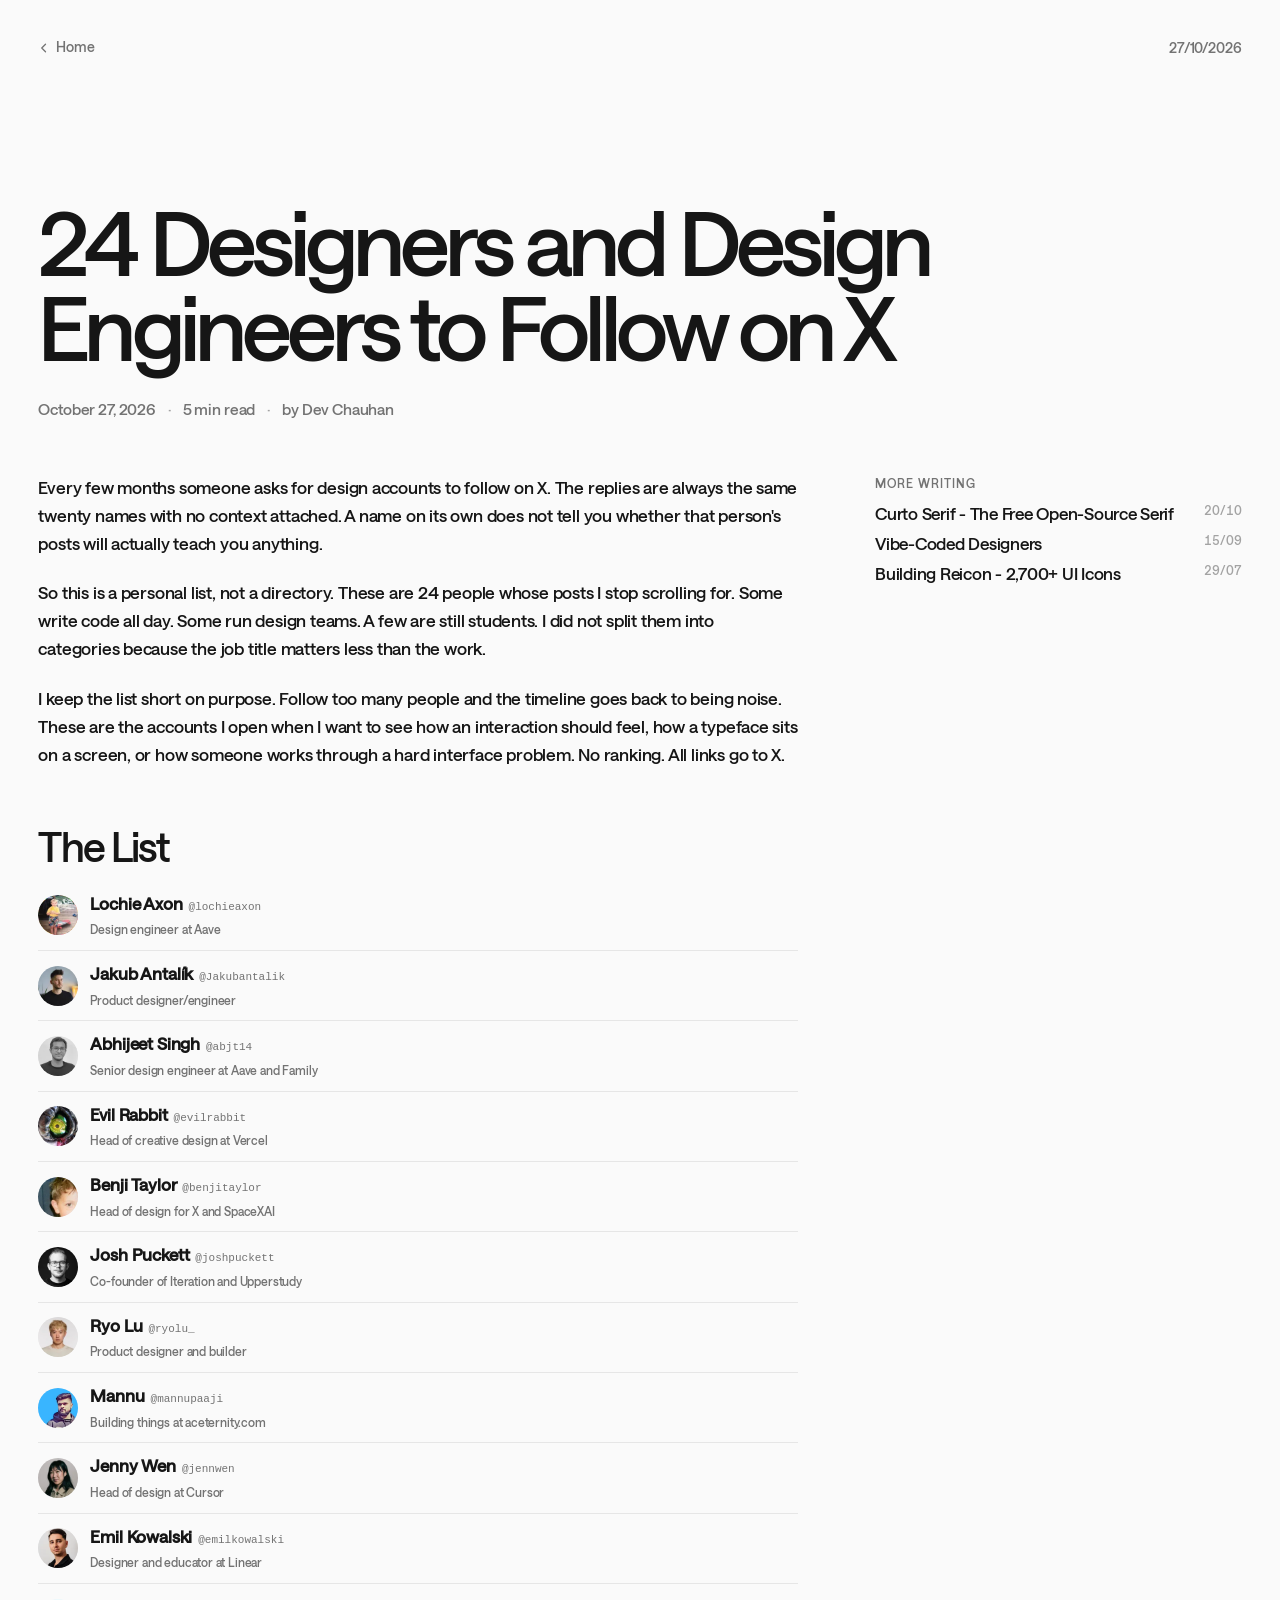
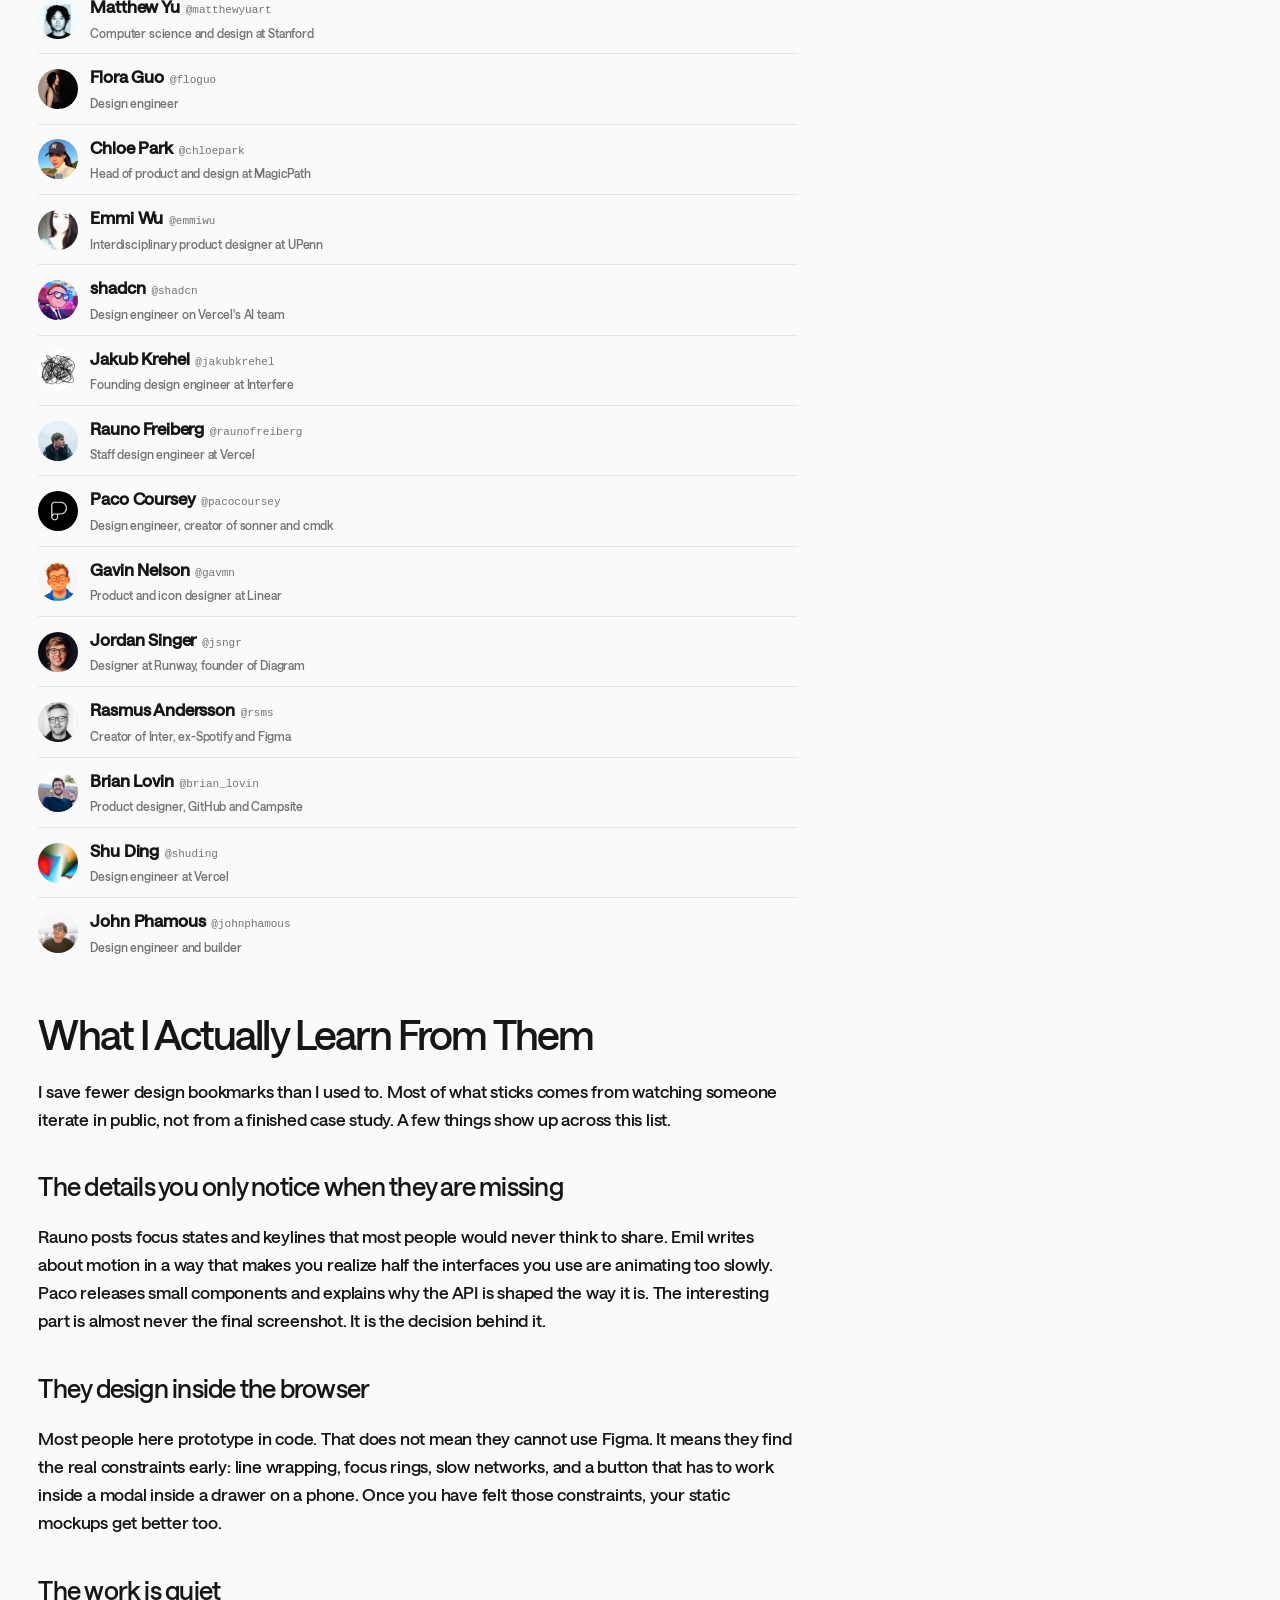
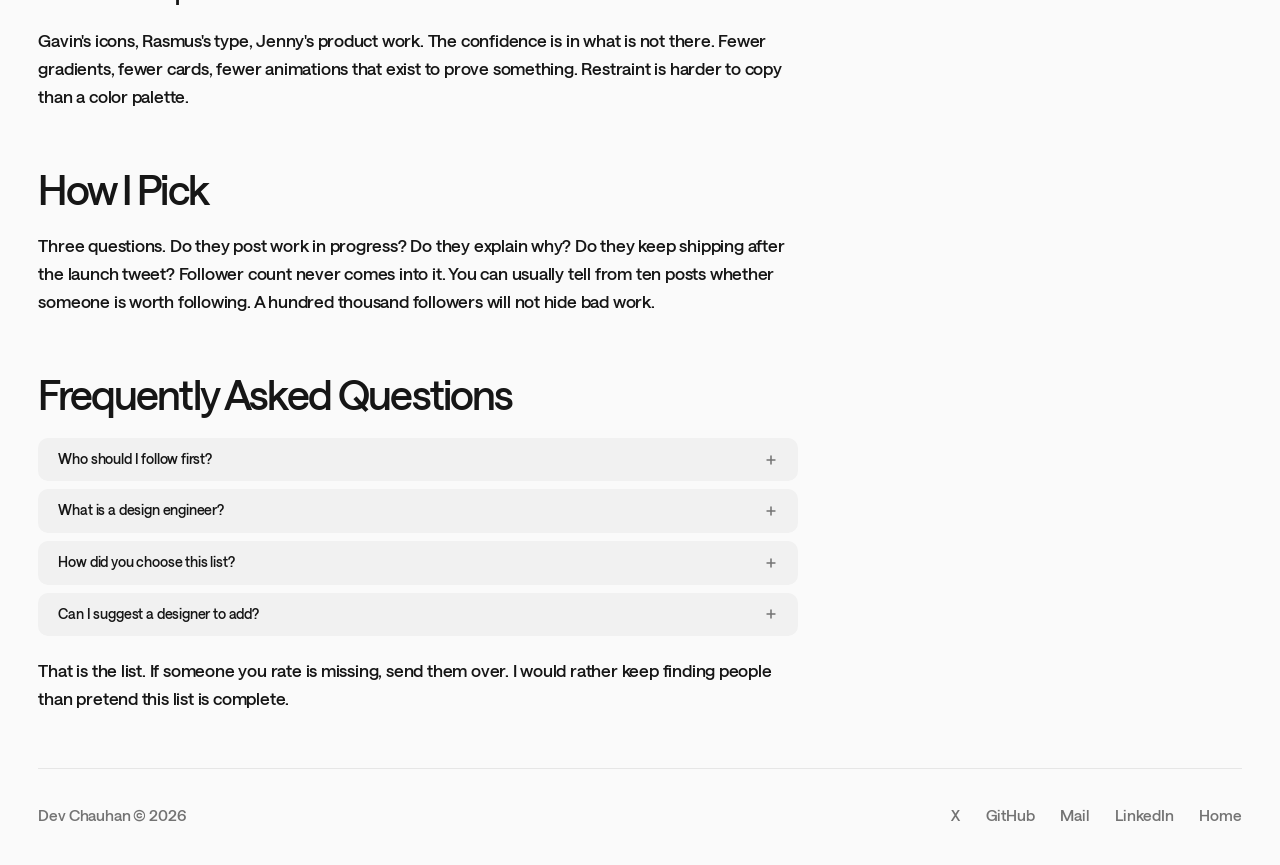
<file: writing/designers-to-follow-on-x/index.html>
<!doctype html>
<html lang="en">

<head>
  <meta charset="UTF-8" />
  <meta name="viewport" content="width=device-width, initial-scale=1.0" />

  <title>24 Designers to Follow on X (2026) - Dev Chauhan</title>
  <meta name="title" content="24 Designers to Follow on X (2026) - Dev Chauhan" />
  <meta name="description"
    content="A personal list of 24 designers and design engineers to follow on X in 2026, and the work and habits that make them worth following." />
  <meta name="keywords"
    content="designers to follow on X, best designers on X, design engineers to follow, UI designers 2026, product designers on X, design inspiration, design engineering, interface design, Dev Chauhan" />
  <meta name="author" content="Dev Chauhan" />
  <meta name="robots" content="index, follow, max-image-preview:large, max-snippet:-1" />
  <link rel="canonical" href="https://devchauhan.in/writing/designers-to-follow-on-x" />

  <link rel="icon" href="/assets/favicon/favicon.ico" sizes="any" />
  <link rel="icon" type="image/png" sizes="32x32" href="/assets/favicon/favicon-32x32.png" />
  <link rel="icon" type="image/png" sizes="16x16" href="/assets/favicon/favicon-16x16.png" />
  <link rel="icon" type="image/png" sizes="48x48" href="/assets/favicon/favicon-48x48.png" />
  <link rel="apple-touch-icon" sizes="180x180" href="/assets/favicon/apple-touch-icon.png" />
  <link rel="manifest" href="/site.webmanifest" />
  <link rel="alternate" type="application/rss+xml" title="Dev Chauhan - Writing"
    href="https://devchauhan.in/feed.xml" />

  <meta name="theme-color" content="#fafafa" />
  <meta name="color-scheme" content="light" />

  <meta property="og:type" content="article" />
  <meta property="og:url" content="https://devchauhan.in/writing/designers-to-follow-on-x" />
  <meta property="og:title" content="24 Designers and Design Engineers to Follow on X (2026)" />
  <meta property="og:description"
    content="A personal list of 24 designers and design engineers to follow on X in 2026, and the work and habits that make them worth following." />
  <meta property="og:image" content="https://devchauhan.in/assets/og/designers-to-follow-on-x.png" />
  <meta property="og:image:type" content="image/png" />
  <meta property="og:image:width" content="1920" />
  <meta property="og:image:height" content="1080" />
  <meta property="og:image:alt" content="24 Designers and Design Engineers to Follow on X" />
  <meta property="og:site_name" content="Dev Chauhan" />
  <meta property="og:locale" content="en_US" />
  <meta property="article:published_time" content="2026-10-27T00:00:00Z" />
  <meta property="article:author" content="Dev Chauhan" />
  <meta property="article:tag" content="design" />
  <meta property="article:tag" content="design-engineers" />
  <meta property="article:tag" content="product-design" />
  <meta property="article:tag" content="inspiration" />

  <meta name="twitter:card" content="summary_large_image" />
  <meta name="twitter:site" content="@devchauhann3" />
  <meta name="twitter:creator" content="@devchauhann3" />
  <meta name="twitter:url" content="https://devchauhan.in/writing/designers-to-follow-on-x" />
  <meta name="twitter:title" content="24 Designers and Design Engineers to Follow on X (2026)" />
  <meta name="twitter:description"
    content="A personal list of 24 designers and design engineers to follow on X in 2026, and the work and habits that make them worth following." />
  <meta name="twitter:image" content="https://devchauhan.in/assets/og/designers-to-follow-on-x.png" />
  <meta name="twitter:image:alt" content="24 Designers and Design Engineers to Follow on X" />

  <link rel="preload" href="/assets/font/Saans-Medium.woff2" as="font" type="font/woff2" crossorigin />

  <script type="application/ld+json">
    {
      "@context": "https://schema.org",
      "@type": "Article",
      "headline": "24 Designers and Design Engineers to Follow on X (2026)",
      "description": "A personal list of 24 designers and design engineers to follow on X in 2026, and the work and habits that make them worth following.",
      "image": "https://devchauhan.in/assets/og/designers-to-follow-on-x.png",
      "author": {
        "@type": "Person",
        "@id": "https://devchauhan.in/#person",
        "name": "Dev Chauhan",
        "url": "https://devchauhan.in",
        "sameAs": [
          "https://github.com/dqev",
          "https://x.com/devchauhann3",
          "https://linkedin.com/in/devchauhann3"
        ]
      },
      "publisher": {
        "@type": "Person",
        "@id": "https://devchauhan.in/#person",
        "name": "Dev Chauhan",
        "url": "https://devchauhan.in"
      },
      "datePublished": "2026-10-27",
      "dateModified": "2026-10-27",
      "inLanguage": "en",
      "articleSection": "Writing",
      "timeRequired": "PT5M",
      "isPartOf": { "@id": "https://devchauhan.in/#website" },
      "mainEntityOfPage": {
        "@type": "WebPage",
        "@id": "https://devchauhan.in/writing/designers-to-follow-on-x"
      },
      "keywords": ["designers to follow on X", "best designers on X", "design engineers", "product designers", "UI design", "design inspiration 2026"]
    }
  </script>

  <script type="application/ld+json">
    {
      "@context": "https://schema.org",
      "@type": "BreadcrumbList",
      "itemListElement": [
        {
          "@type": "ListItem",
          "position": 1,
          "name": "Dev Chauhan",
          "item": "https://devchauhan.in"
        },
        {
          "@type": "ListItem",
          "position": 2,
          "name": "24 Designers and Design Engineers to Follow on X",
          "item": "https://devchauhan.in/writing/designers-to-follow-on-x"
        }
      ]
    }
  </script>

  <script type="application/ld+json">
    {
      "@context": "https://schema.org",
      "@type": "FAQPage",
      "mainEntity": [
        {
          "@type": "Question",
          "name": "Who should I follow first on X?",
          "acceptedAnswer": {
            "@type": "Answer",
            "text": "Start with whoever makes the kind of work you want to make. If you care about interface craft, begin with Rauno Freiberg, Paco Coursey, shadcn, Emil Kowalski, and Lochie Axon. If you lean product and visual design, begin with Jakub Antalík, Ryo Lu, Gavin Nelson, and Rasmus Andersson."
          }
        },
        {
          "@type": "Question",
          "name": "What is a design engineer?",
          "acceptedAnswer": {
            "@type": "Answer",
            "text": "Someone who does not really hand off. They can design the thing and build the thing, and they know where the two jobs fight each other."
          }
        },
        {
          "@type": "Question",
          "name": "How did you choose this list of designers?",
          "acceptedAnswer": {
            "@type": "Answer",
            "text": "I went through the accounts I actually open, not the ones with the biggest numbers. Every person here has posted something that changed how I think about a small part of interface design."
          }
        },
        {
          "@type": "Question",
          "name": "Can I suggest a designer to add?",
          "acceptedAnswer": {
            "@type": "Answer",
            "text": "Yes. Send the handle to @devchauhann3 on X. I read all of them, even if I do not reply."
          }
        }
      ]
    }
  </script>

  <link rel="stylesheet" href="/styles.css" />
  <link rel="stylesheet" href="/writing/article.css" />

  <style>
    .card-content .roster {
      list-style: none;
      padding-left: 0;
      gap: 0;
    }

    .roster-item {
      display: flex;
      align-items: center;
      gap: var(--space-6);
      padding: var(--space-5) 0;
      border-bottom: 1px solid var(--color-border);
    }

    .roster-item:first-child {
      padding-top: 0;
    }

    .roster-item:last-child {
      padding-bottom: 0;
      border-bottom: none;
    }

    .roster-avatar {
      width: 40px;
      height: 40px;
      border-radius: var(--radius-pill);
      object-fit: cover;
      background: var(--color-border);
      box-shadow: inset 0 0 0 1px rgba(0, 0, 0, 0.06);
      flex-shrink: 0;
      display: block;
    }

    .roster-meta {
      display: flex;
      flex-direction: column;
      gap: var(--space-1);
      min-width: 0;
    }

    .roster-head {
      display: flex;
      align-items: baseline;
      gap: var(--space-3);
      flex-wrap: wrap;
      min-width: 0;
    }

    .card-content .roster-name {
      font-size: var(--text-base);
      font-weight: 600;
      color: var(--color-ink);
      text-decoration: none;
      letter-spacing: -0.01em;
      text-underline-offset: 3px;
      transition: color 0.15s ease, text-decoration-color 0.15s ease;
    }

    .card-content .roster-name:hover {
      text-decoration: underline;
      text-decoration-color: var(--color-line);
    }

    .card-content .roster-name:focus-visible {
      outline: 2px solid var(--color-ink);
      outline-offset: 2px;
      border-radius: var(--radius-xs);
    }

    .roster-handle {
      font-family: var(--font-mono);
      font-size: var(--text-2xs);
      color: var(--color-muted);
      letter-spacing: 0;
      font-weight: 500;
    }

    .roster-role {
      font-size: var(--text-xs);
      color: var(--color-muted);
      line-height: var(--leading-normal);
    }
  </style>
</head>

<body class="article-page">
  <main class="container">
    <header class="card card-nav">
      <a href="/" class="btn-back">
        <svg class="btn-back-arrow" viewBox="0 0 16 16" fill="none" xmlns="http://www.w3.org/2000/svg">
          <path d="M10 13L5 8L10 3" stroke="currentColor" stroke-width="1.75" stroke-linecap="round"
            stroke-linejoin="round" />
        </svg>
        <span>Home</span>
      </a>
      <span class="nav-tag">27/10/2026</span>
    </header>

    <section class="card card-header">
      <h1 class="article-title">24 Designers and Design Engineers to Follow on X</h1>
      <div class="article-meta">
        <time datetime="2026-10-27">October 27, 2026</time>
        <span class="meta-dot">·</span>
        <span>5 min read</span>
        <span class="meta-dot">·</span>
        <span>by Dev Chauhan</span>
      </div>
    </section>

    <article class="card card-content blog-content">
      <p>
        Every few months someone asks for design accounts to follow on X. The replies are always the same twenty names with no context attached. A name on its own does not tell you whether that person's posts will actually teach you anything.
      </p>
      <p>
        So this is a personal list, not a directory. These are 24 people whose posts I stop scrolling for. Some write code all day. Some run design teams. A few are still students. I did not split them into categories because the job title matters less than the work.
      </p>
      <p>
        I keep the list short on purpose. Follow too many people and the timeline goes back to being noise. These are the accounts I open when I want to see how an interaction should feel, how a typeface sits on a screen, or how someone works through a hard interface problem. No ranking. All links go to X.
      </p>

      <h2>The List</h2>

      <ul class="roster">
        <li class="roster-item">
          <img class="roster-avatar" src="/assets/avatars/designers-to-follow-on-x/lochieaxon.webp" alt="Lochie Axon" width="40" height="40" loading="lazy" decoding="async" onerror="this.style.visibility='hidden'" />
          <div class="roster-meta">
            <div class="roster-head">
              <a class="roster-name" href="https://x.com/lochieaxon" target="_blank" rel="noopener noreferrer">Lochie Axon</a>
              <span class="roster-handle">@lochieaxon</span>
            </div>
            <span class="roster-role">Design engineer at Aave</span>
          </div>
        </li>
        <li class="roster-item">
          <img class="roster-avatar" src="/assets/avatars/designers-to-follow-on-x/Jakubantalik.webp" alt="Jakub Antalík" width="40" height="40" loading="lazy" decoding="async" onerror="this.style.visibility='hidden'" />
          <div class="roster-meta">
            <div class="roster-head">
              <a class="roster-name" href="https://x.com/Jakubantalik" target="_blank" rel="noopener noreferrer">Jakub Antalík</a>
              <span class="roster-handle">@Jakubantalik</span>
            </div>
            <span class="roster-role">Product designer/engineer</span>
          </div>
        </li>
        <li class="roster-item">
          <img class="roster-avatar" src="/assets/avatars/designers-to-follow-on-x/abjt14.webp" alt="Abhijeet Singh" width="40" height="40" loading="lazy" decoding="async" onerror="this.style.visibility='hidden'" />
          <div class="roster-meta">
            <div class="roster-head">
              <a class="roster-name" href="https://x.com/abjt14" target="_blank" rel="noopener noreferrer">Abhijeet Singh</a>
              <span class="roster-handle">@abjt14</span>
            </div>
            <span class="roster-role">Senior design engineer at Aave and Family</span>
          </div>
        </li>
        <li class="roster-item">
          <img class="roster-avatar" src="/assets/avatars/designers-to-follow-on-x/evilrabbit.webp" alt="Evil Rabbit" width="40" height="40" loading="lazy" decoding="async" onerror="this.style.visibility='hidden'" />
          <div class="roster-meta">
            <div class="roster-head">
              <a class="roster-name" href="https://x.com/evilrabbit" target="_blank" rel="noopener noreferrer">Evil Rabbit</a>
              <span class="roster-handle">@evilrabbit</span>
            </div>
            <span class="roster-role">Head of creative design at Vercel</span>
          </div>
        </li>
        <li class="roster-item">
          <img class="roster-avatar" src="/assets/avatars/designers-to-follow-on-x/benjitaylor.webp" alt="Benji Taylor" width="40" height="40" loading="lazy" decoding="async" onerror="this.style.visibility='hidden'" />
          <div class="roster-meta">
            <div class="roster-head">
              <a class="roster-name" href="https://x.com/benjitaylor" target="_blank" rel="noopener noreferrer">Benji Taylor</a>
              <span class="roster-handle">@benjitaylor</span>
            </div>
            <span class="roster-role">Head of design for X and SpaceXAI</span>
          </div>
        </li>
        <li class="roster-item">
          <img class="roster-avatar" src="/assets/avatars/designers-to-follow-on-x/joshpuckett.webp" alt="Josh Puckett" width="40" height="40" loading="lazy" decoding="async" onerror="this.style.visibility='hidden'" />
          <div class="roster-meta">
            <div class="roster-head">
              <a class="roster-name" href="https://x.com/joshpuckett" target="_blank" rel="noopener noreferrer">Josh Puckett</a>
              <span class="roster-handle">@joshpuckett</span>
            </div>
            <span class="roster-role">Co-founder of Iteration and Upperstudy</span>
          </div>
        </li>
        <li class="roster-item">
          <img class="roster-avatar" src="/assets/avatars/designers-to-follow-on-x/ryolu_.webp" alt="Ryo Lu" width="40" height="40" loading="lazy" decoding="async" onerror="this.style.visibility='hidden'" />
          <div class="roster-meta">
            <div class="roster-head">
              <a class="roster-name" href="https://x.com/ryolu_" target="_blank" rel="noopener noreferrer">Ryo Lu</a>
              <span class="roster-handle">@ryolu_</span>
            </div>
            <span class="roster-role">Product designer and builder</span>
          </div>
        </li>
        <li class="roster-item">
          <img class="roster-avatar" src="/assets/avatars/designers-to-follow-on-x/mannupaaji.webp" alt="Mannu" width="40" height="40" loading="lazy" decoding="async" onerror="this.style.visibility='hidden'" />
          <div class="roster-meta">
            <div class="roster-head">
              <a class="roster-name" href="https://x.com/mannupaaji" target="_blank" rel="noopener noreferrer">Mannu</a>
              <span class="roster-handle">@mannupaaji</span>
            </div>
            <span class="roster-role">Building things at aceternity.com</span>
          </div>
        </li>
        <li class="roster-item">
          <img class="roster-avatar" src="/assets/avatars/designers-to-follow-on-x/jennwen.webp" alt="Jenny Wen" width="40" height="40" loading="lazy" decoding="async" onerror="this.style.visibility='hidden'" />
          <div class="roster-meta">
            <div class="roster-head">
              <a class="roster-name" href="https://x.com/jennwen" target="_blank" rel="noopener noreferrer">Jenny Wen</a>
              <span class="roster-handle">@jennwen</span>
            </div>
            <span class="roster-role">Head of design at Cursor</span>
          </div>
        </li>
        <li class="roster-item">
          <img class="roster-avatar" src="/assets/avatars/designers-to-follow-on-x/emilkowalski.webp" alt="Emil Kowalski" width="40" height="40" loading="lazy" decoding="async" onerror="this.style.visibility='hidden'" />
          <div class="roster-meta">
            <div class="roster-head">
              <a class="roster-name" href="https://x.com/emilkowalski" target="_blank" rel="noopener noreferrer">Emil Kowalski</a>
              <span class="roster-handle">@emilkowalski</span>
            </div>
            <span class="roster-role">Designer and educator at Linear</span>
          </div>
        </li>
        <li class="roster-item">
          <img class="roster-avatar" src="/assets/avatars/designers-to-follow-on-x/matthewyuart.webp" alt="Matthew Yu" width="40" height="40" loading="lazy" decoding="async" onerror="this.style.visibility='hidden'" />
          <div class="roster-meta">
            <div class="roster-head">
              <a class="roster-name" href="https://x.com/matthewyuart" target="_blank" rel="noopener noreferrer">Matthew Yu</a>
              <span class="roster-handle">@matthewyuart</span>
            </div>
            <span class="roster-role">Computer science and design at Stanford</span>
          </div>
        </li>
        <li class="roster-item">
          <img class="roster-avatar" src="/assets/avatars/designers-to-follow-on-x/floguo.webp" alt="Flora Guo" width="40" height="40" loading="lazy" decoding="async" onerror="this.style.visibility='hidden'" />
          <div class="roster-meta">
            <div class="roster-head">
              <a class="roster-name" href="https://x.com/floguo" target="_blank" rel="noopener noreferrer">Flora Guo</a>
              <span class="roster-handle">@floguo</span>
            </div>
            <span class="roster-role">Design engineer</span>
          </div>
        </li>
        <li class="roster-item">
          <img class="roster-avatar" src="/assets/avatars/designers-to-follow-on-x/chloepark.webp" alt="Chloe Park" width="40" height="40" loading="lazy" decoding="async" onerror="this.style.visibility='hidden'" />
          <div class="roster-meta">
            <div class="roster-head">
              <a class="roster-name" href="https://x.com/chloepark" target="_blank" rel="noopener noreferrer">Chloe Park</a>
              <span class="roster-handle">@chloepark</span>
            </div>
            <span class="roster-role">Head of product and design at MagicPath</span>
          </div>
        </li>
        <li class="roster-item">
          <img class="roster-avatar" src="/assets/avatars/designers-to-follow-on-x/emmiwu.webp" alt="Emmi Wu" width="40" height="40" loading="lazy" decoding="async" onerror="this.style.visibility='hidden'" />
          <div class="roster-meta">
            <div class="roster-head">
              <a class="roster-name" href="https://x.com/emmiwu" target="_blank" rel="noopener noreferrer">Emmi Wu</a>
              <span class="roster-handle">@emmiwu</span>
            </div>
            <span class="roster-role">Interdisciplinary product designer at UPenn</span>
          </div>
        </li>
        <li class="roster-item">
          <img class="roster-avatar" src="/assets/avatars/designers-to-follow-on-x/shadcn.webp" alt="shadcn" width="40" height="40" loading="lazy" decoding="async" onerror="this.style.visibility='hidden'" />
          <div class="roster-meta">
            <div class="roster-head">
              <a class="roster-name" href="https://x.com/shadcn" target="_blank" rel="noopener noreferrer">shadcn</a>
              <span class="roster-handle">@shadcn</span>
            </div>
            <span class="roster-role">Design engineer on Vercel's AI team</span>
          </div>
        </li>
        <li class="roster-item">
          <img class="roster-avatar" src="/assets/avatars/designers-to-follow-on-x/jakubkrehel.webp" alt="Jakub Krehel" width="40" height="40" loading="lazy" decoding="async" onerror="this.style.visibility='hidden'" />
          <div class="roster-meta">
            <div class="roster-head">
              <a class="roster-name" href="https://x.com/jakubkrehel" target="_blank" rel="noopener noreferrer">Jakub Krehel</a>
              <span class="roster-handle">@jakubkrehel</span>
            </div>
            <span class="roster-role">Founding design engineer at Interfere</span>
          </div>
        </li>
        <li class="roster-item">
          <img class="roster-avatar" src="/assets/avatars/designers-to-follow-on-x/raunofreiberg.webp" alt="Rauno Freiberg" width="40" height="40" loading="lazy" decoding="async" onerror="this.style.visibility='hidden'" />
          <div class="roster-meta">
            <div class="roster-head">
              <a class="roster-name" href="https://x.com/raunofreiberg" target="_blank" rel="noopener noreferrer">Rauno Freiberg</a>
              <span class="roster-handle">@raunofreiberg</span>
            </div>
            <span class="roster-role">Staff design engineer at Vercel</span>
          </div>
        </li>
        <li class="roster-item">
          <img class="roster-avatar" src="/assets/avatars/designers-to-follow-on-x/pacocoursey.webp" alt="Paco Coursey" width="40" height="40" loading="lazy" decoding="async" onerror="this.style.visibility='hidden'" />
          <div class="roster-meta">
            <div class="roster-head">
              <a class="roster-name" href="https://x.com/pacocoursey" target="_blank" rel="noopener noreferrer">Paco Coursey</a>
              <span class="roster-handle">@pacocoursey</span>
            </div>
            <span class="roster-role">Design engineer, creator of sonner and cmdk</span>
          </div>
        </li>
        <li class="roster-item">
          <img class="roster-avatar" src="/assets/avatars/designers-to-follow-on-x/gavmn.webp" alt="Gavin Nelson" width="40" height="40" loading="lazy" decoding="async" onerror="this.style.visibility='hidden'" />
          <div class="roster-meta">
            <div class="roster-head">
              <a class="roster-name" href="https://x.com/gavmn" target="_blank" rel="noopener noreferrer">Gavin Nelson</a>
              <span class="roster-handle">@gavmn</span>
            </div>
            <span class="roster-role">Product and icon designer at Linear</span>
          </div>
        </li>
        <li class="roster-item">
          <img class="roster-avatar" src="/assets/avatars/designers-to-follow-on-x/jsngr.webp" alt="Jordan Singer" width="40" height="40" loading="lazy" decoding="async" onerror="this.style.visibility='hidden'" />
          <div class="roster-meta">
            <div class="roster-head">
              <a class="roster-name" href="https://x.com/jsngr" target="_blank" rel="noopener noreferrer">Jordan Singer</a>
              <span class="roster-handle">@jsngr</span>
            </div>
            <span class="roster-role">Designer at Runway, founder of Diagram</span>
          </div>
        </li>
        <li class="roster-item">
          <img class="roster-avatar" src="/assets/avatars/designers-to-follow-on-x/rsms.webp" alt="Rasmus Andersson" width="40" height="40" loading="lazy" decoding="async" onerror="this.style.visibility='hidden'" />
          <div class="roster-meta">
            <div class="roster-head">
              <a class="roster-name" href="https://x.com/rsms" target="_blank" rel="noopener noreferrer">Rasmus Andersson</a>
              <span class="roster-handle">@rsms</span>
            </div>
            <span class="roster-role">Creator of Inter, ex-Spotify and Figma</span>
          </div>
        </li>
        <li class="roster-item">
          <img class="roster-avatar" src="/assets/avatars/designers-to-follow-on-x/brian_lovin.webp" alt="Brian Lovin" width="40" height="40" loading="lazy" decoding="async" onerror="this.style.visibility='hidden'" />
          <div class="roster-meta">
            <div class="roster-head">
              <a class="roster-name" href="https://x.com/brian_lovin" target="_blank" rel="noopener noreferrer">Brian Lovin</a>
              <span class="roster-handle">@brian_lovin</span>
            </div>
            <span class="roster-role">Product designer, GitHub and Campsite</span>
          </div>
        </li>
        <li class="roster-item">
          <img class="roster-avatar" src="/assets/avatars/designers-to-follow-on-x/shuding_.webp" alt="Shu Ding" width="40" height="40" loading="lazy" decoding="async" onerror="this.style.visibility='hidden'" />
          <div class="roster-meta">
            <div class="roster-head">
              <a class="roster-name" href="https://x.com/shuding" target="_blank" rel="noopener noreferrer">Shu Ding</a>
              <span class="roster-handle">@shuding</span>
            </div>
            <span class="roster-role">Design engineer at Vercel</span>
          </div>
        </li>
        <li class="roster-item">
          <img class="roster-avatar" src="/assets/avatars/designers-to-follow-on-x/johnphamous.webp" alt="John Phamous" width="40" height="40" loading="lazy" decoding="async" onerror="this.style.visibility='hidden'" />
          <div class="roster-meta">
            <div class="roster-head">
              <a class="roster-name" href="https://x.com/johnphamous" target="_blank" rel="noopener noreferrer">John Phamous</a>
              <span class="roster-handle">@johnphamous</span>
            </div>
            <span class="roster-role">Design engineer and builder</span>
          </div>
        </li>
      </ul>

      <h2>What I Actually Learn From Them</h2>
      <p>
        I save fewer design bookmarks than I used to. Most of what sticks comes from watching someone iterate in public, not from a finished case study. A few things show up across this list.
      </p>

      <h3>The details you only notice when they are missing</h3>
      <p>
        Rauno posts focus states and keylines that most people would never think to share. Emil writes about motion in a way that makes you realize half the interfaces you use are animating too slowly. Paco releases small components and explains why the API is shaped the way it is. The interesting part is almost never the final screenshot. It is the decision behind it.
      </p>

      <h3>They design inside the browser</h3>
      <p>
        Most people here prototype in code. That does not mean they cannot use Figma. It means they find the real constraints early: line wrapping, focus rings, slow networks, and a button that has to work inside a modal inside a drawer on a phone. Once you have felt those constraints, your static mockups get better too.
      </p>

      <h3>The work is quiet</h3>
      <p>
        Gavin's icons, Rasmus's type, Jenny's product work. The confidence is in what is not there. Fewer gradients, fewer cards, fewer animations that exist to prove something. Restraint is harder to copy than a color palette.
      </p>

      <h2>How I Pick</h2>
      <p>
        Three questions. Do they post work in progress? Do they explain why? Do they keep shipping after the launch tweet? Follower count never comes into it. You can usually tell from ten posts whether someone is worth following. A hundred thousand followers will not hide bad work.
      </p>

      <h2>Frequently Asked Questions</h2>
      <div class="faq">
        <details>
          <summary>
            <span>Who should I follow first?</span>
            <svg class="faq-icon" viewBox="0 0 16 16" fill="none" xmlns="http://www.w3.org/2000/svg" aria-hidden="true">
              <path d="M8 3.5V12.5M3.5 8H12.5" stroke="currentColor" stroke-width="1.75" stroke-linecap="round" stroke-linejoin="round" />
            </svg>
          </summary>
          <p>
            Start with whoever makes the kind of work you want to make. If you care about interface craft, begin with Rauno Freiberg, Paco Coursey, shadcn, Emil Kowalski, and Lochie Axon. If you lean product and visual design, begin with Jakub Antalík, Ryo Lu, Gavin Nelson, and Rasmus Andersson.
          </p>
        </details>
        <details>
          <summary>
            <span>What is a design engineer?</span>
            <svg class="faq-icon" viewBox="0 0 16 16" fill="none" xmlns="http://www.w3.org/2000/svg" aria-hidden="true">
              <path d="M8 3.5V12.5M3.5 8H12.5" stroke="currentColor" stroke-width="1.75" stroke-linecap="round" stroke-linejoin="round" />
            </svg>
          </summary>
          <p>
            Someone who does not really hand off. They can design the thing and build the thing, and they know where the two jobs fight each other.
          </p>
        </details>
        <details>
          <summary>
            <span>How did you choose this list?</span>
            <svg class="faq-icon" viewBox="0 0 16 16" fill="none" xmlns="http://www.w3.org/2000/svg" aria-hidden="true">
              <path d="M8 3.5V12.5M3.5 8H12.5" stroke="currentColor" stroke-width="1.75" stroke-linecap="round" stroke-linejoin="round" />
            </svg>
          </summary>
          <p>
            I went through the accounts I actually open, not the ones with the biggest numbers. Every person here has posted something that changed how I think about a small part of interface design.
          </p>
        </details>
        <details>
          <summary>
            <span>Can I suggest a designer to add?</span>
            <svg class="faq-icon" viewBox="0 0 16 16" fill="none" xmlns="http://www.w3.org/2000/svg" aria-hidden="true">
              <path d="M8 3.5V12.5M3.5 8H12.5" stroke="currentColor" stroke-width="1.75" stroke-linecap="round" stroke-linejoin="round" />
            </svg>
          </summary>
          <p>
            Yes. Send the handle to <a href="https://x.com/devchauhann3" target="_blank" rel="noopener noreferrer">@devchauhann3</a> on X. I read all of them, even if I do not reply.
          </p>
        </details>
      </div>

      <p>
        That is the list. If someone you rate is missing, send them over. I would rather keep finding people than pretend this list is complete.
      </p>
    </article>

    <section class="card card-more">
      <h2 class="col-title">More Writing</h2>
      <ul class="writing-list">
        <li class="writing-item">
          <a href="/writing/curto">Curto Serif - The Free Open-Source Serif</a>
          <span class="writing-date">20/10</span>
        </li>
        <li class="writing-item">
          <a href="/writing/vibe-coded-designers">Vibe-Coded Designers</a>
          <span class="writing-date">15/09</span>
        </li>
        <li class="writing-item">
          <a href="/writing/reicon">Building Reicon - 2,700+ UI Icons</a>
          <span class="writing-date">29/07</span>
        </li>
      </ul>
    </section>

    <footer class="card card-footer">
      <span>Dev Chauhan &copy; 2026</span>
      <nav class="footer-links" aria-label="Social links">
        <a href="https://x.com/devchauhann3" target="_blank" rel="noopener">X</a>
        <a href="https://github.com/dqev" target="_blank" rel="noopener">GitHub</a>
        <a href="mailto:dev@devchauhan.in">Mail</a>
        <a href="https://linkedin.com/in/devchauhann3" target="_blank" rel="noopener">LinkedIn</a>
        <a href="/">Home</a>
      </nav>
    </footer>
  </main>

  <script src="/writing/writing.js"></script>
</body>

</html>
</file>
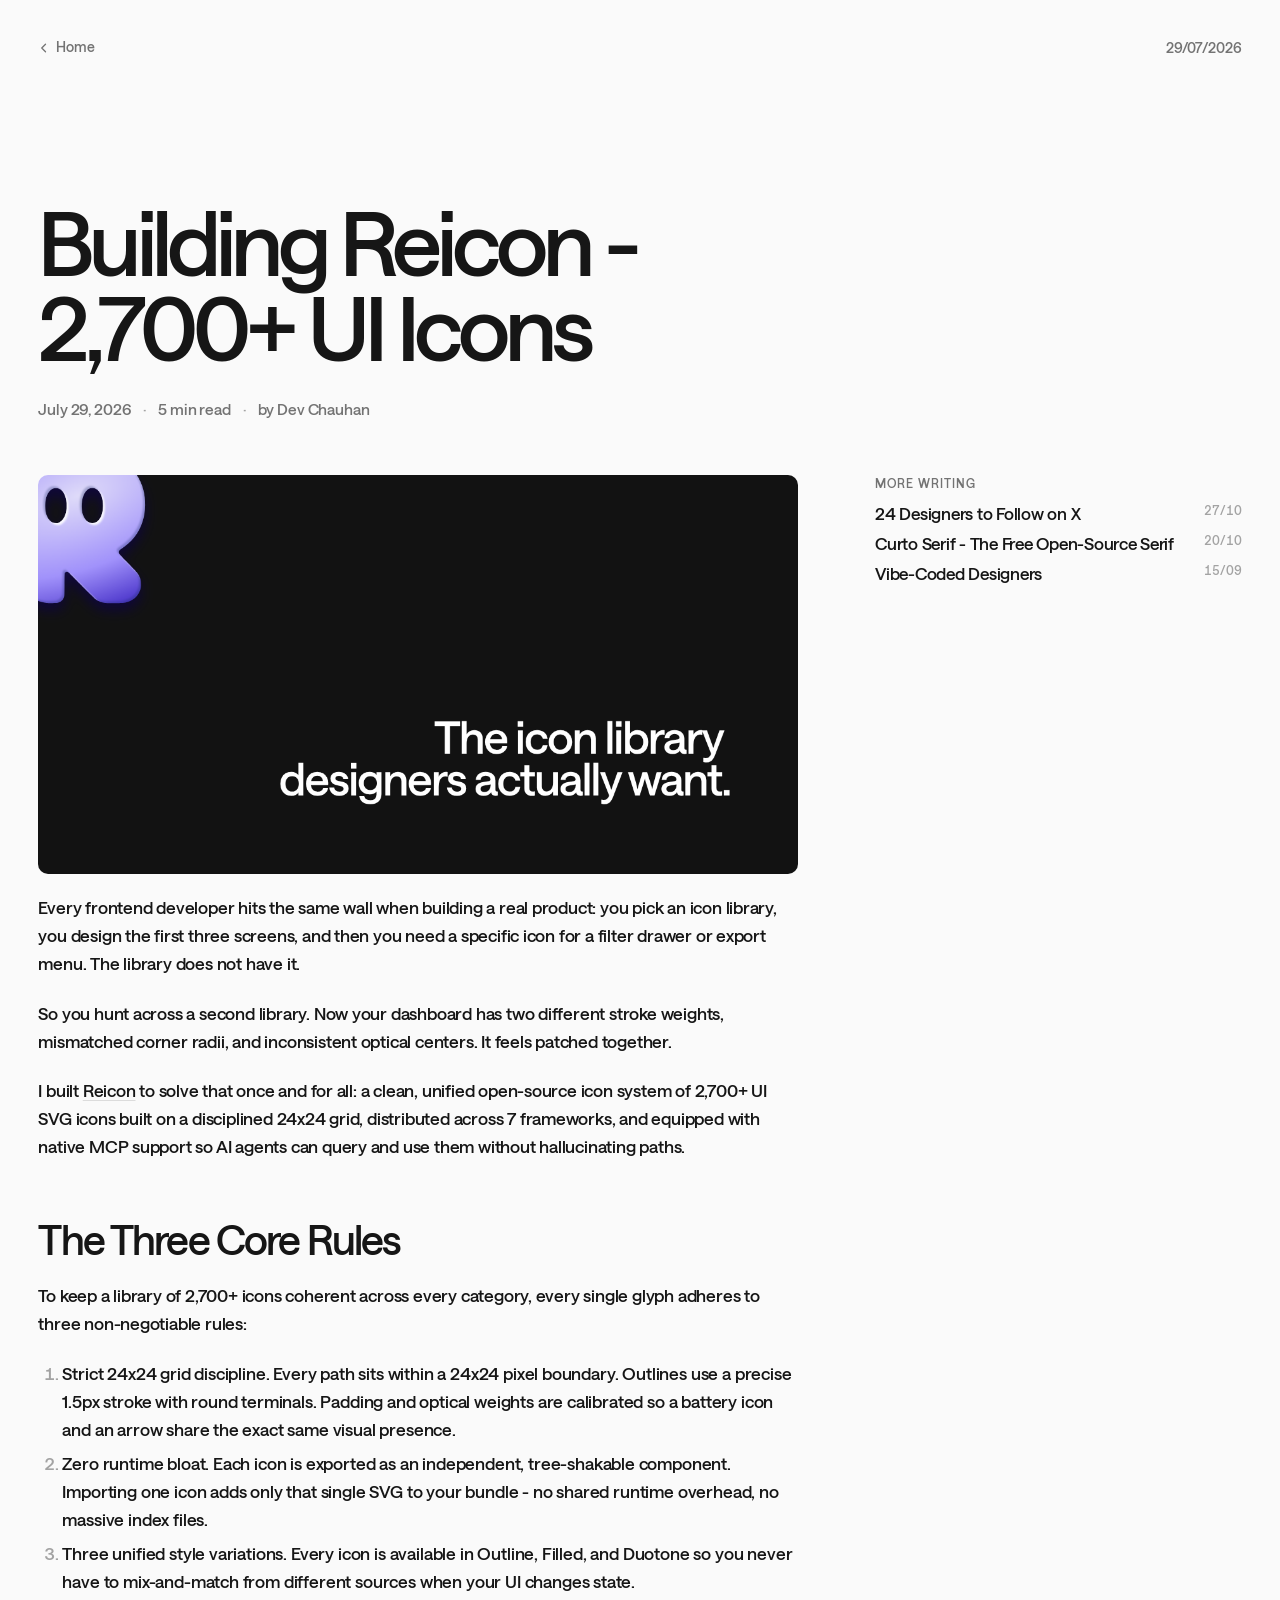
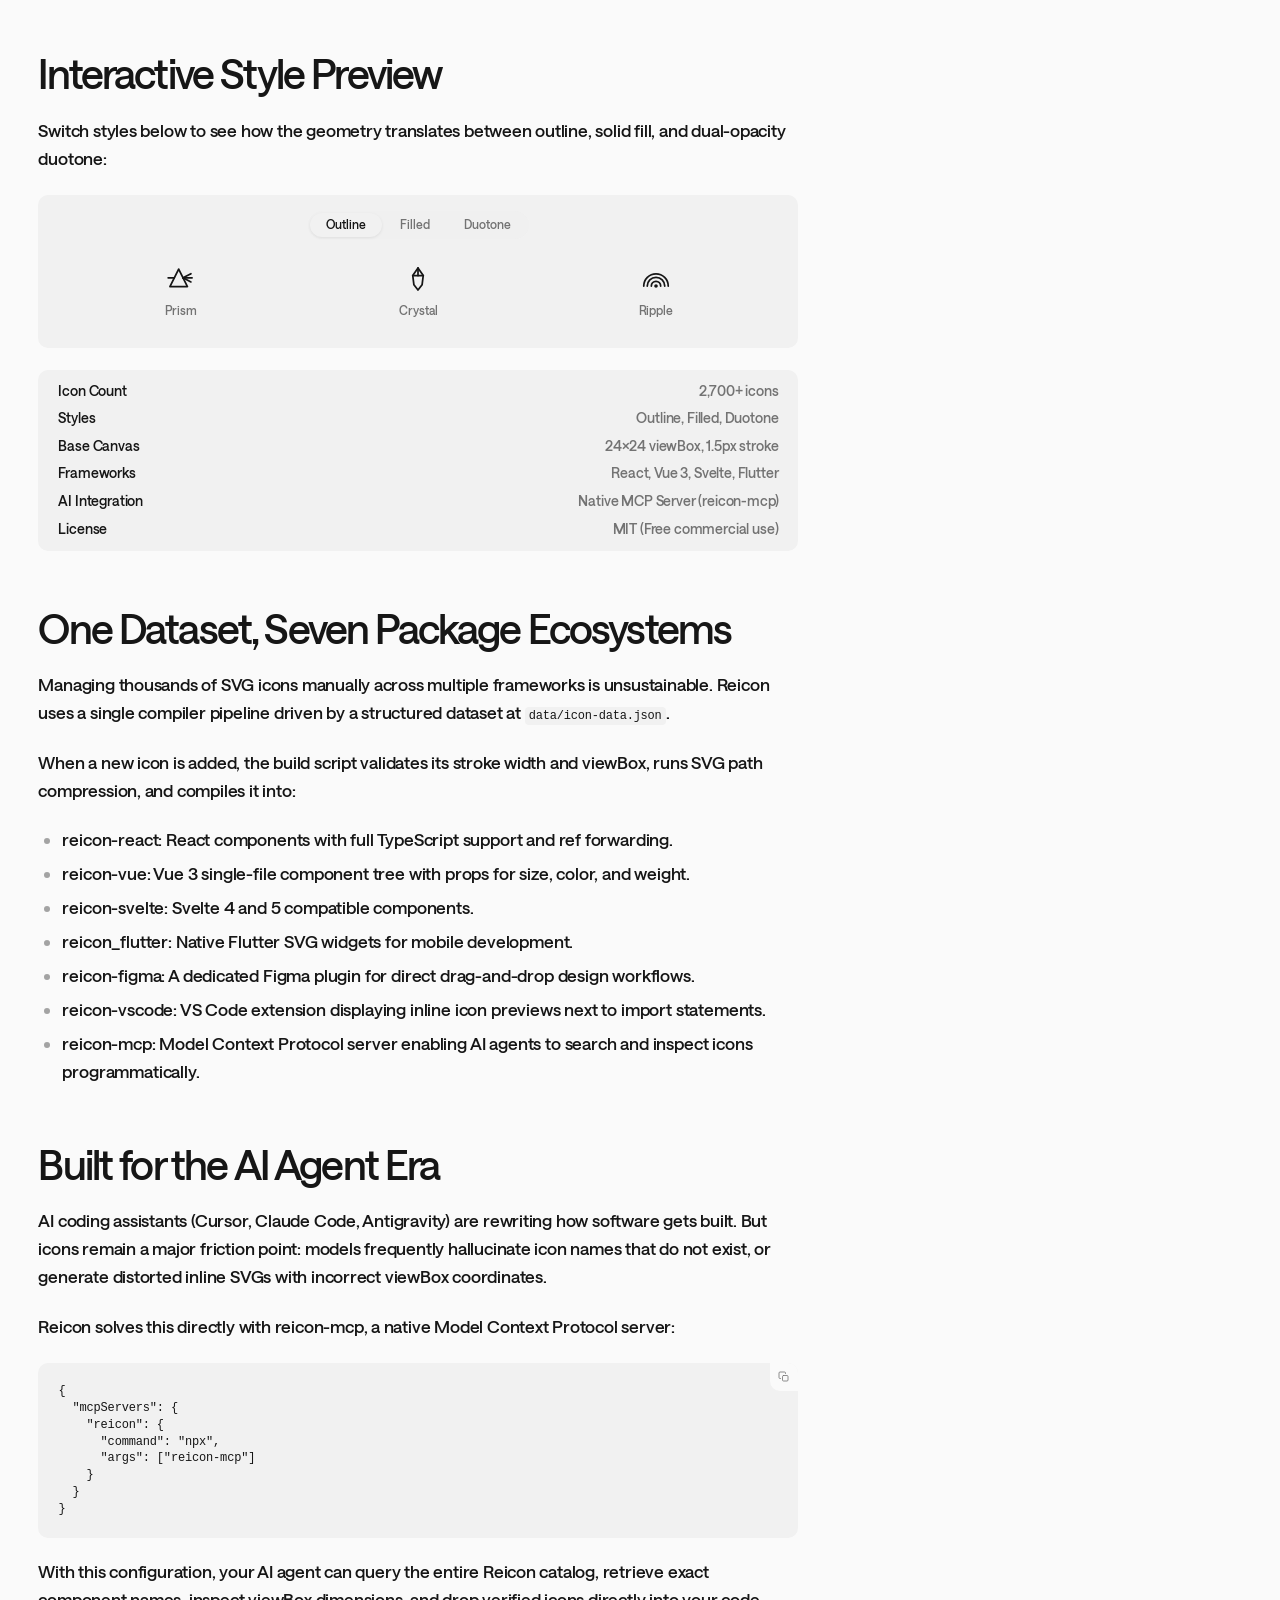
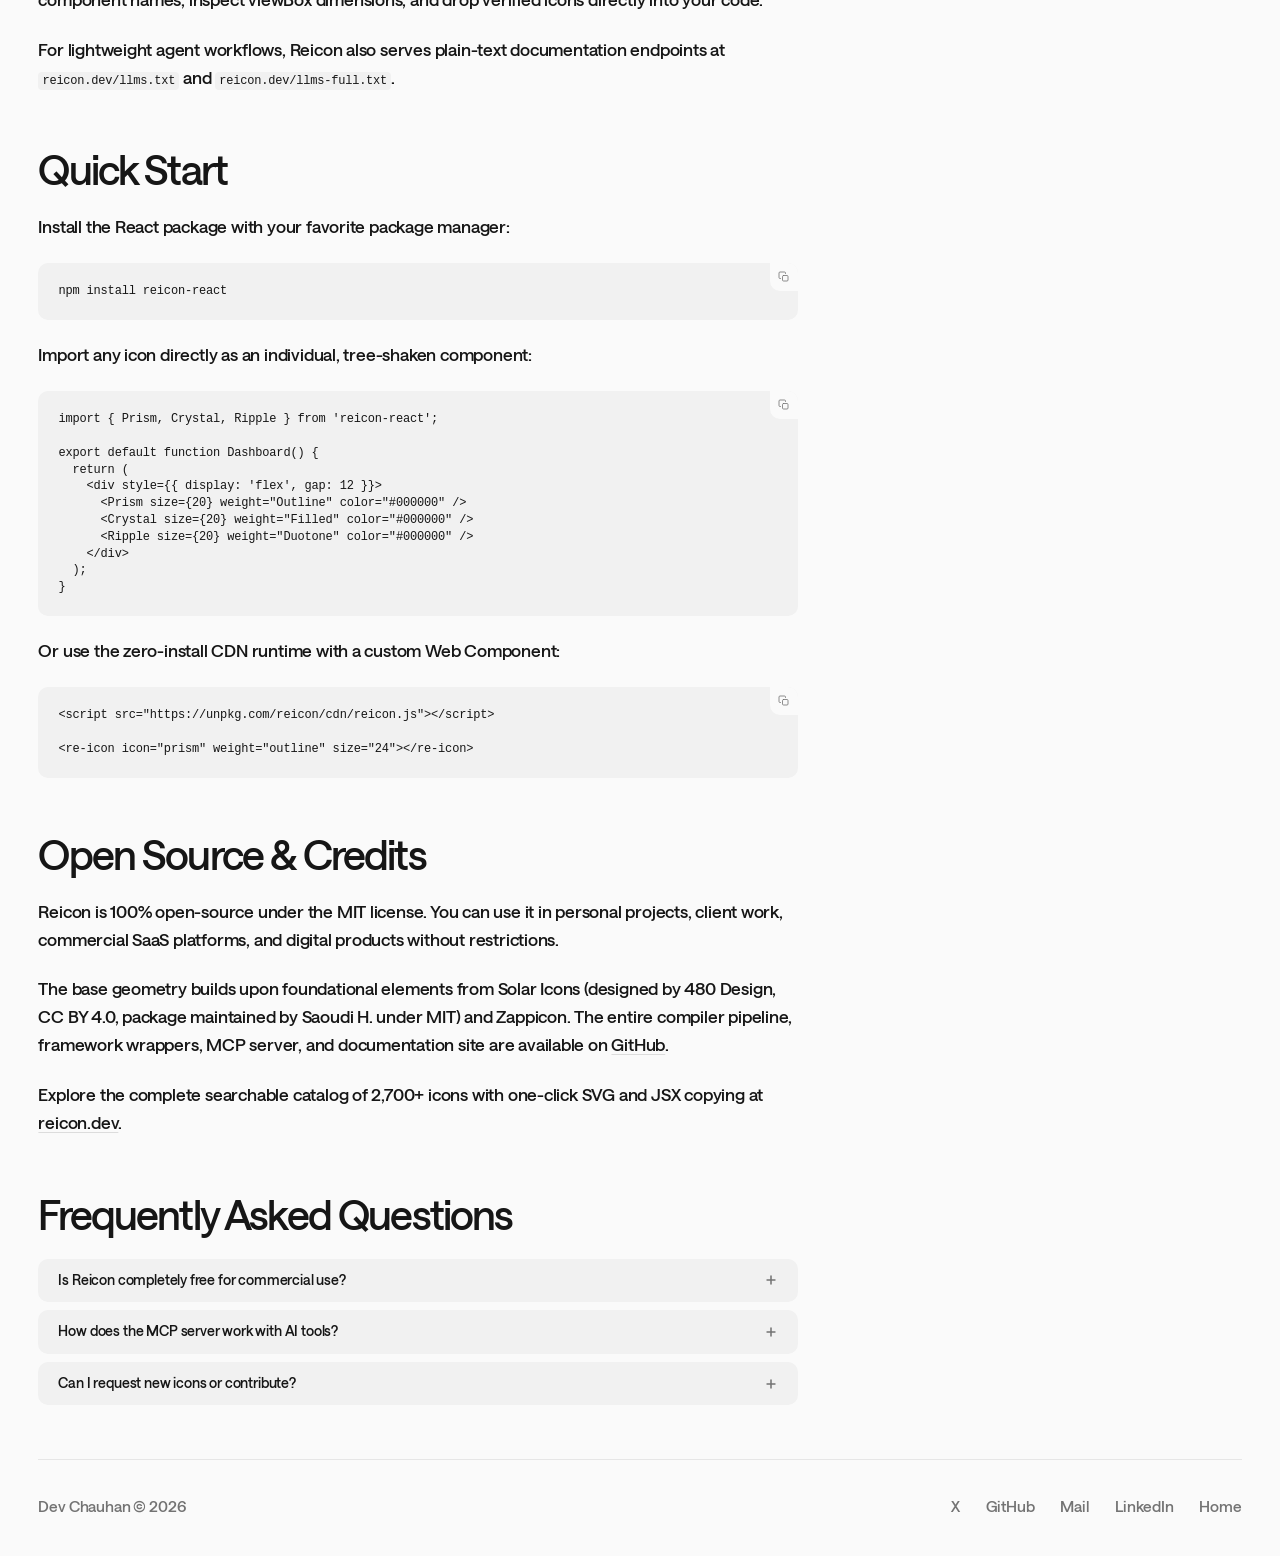
<file: writing/reicon/index.html>
<!doctype html>
<html lang="en">

<head>
  <meta charset="UTF-8" />
  <meta name="viewport" content="width=device-width, initial-scale=1.0" />

  <title>Building Reicon - 2,700+ UI Icons - Dev Chauhan</title>
  <meta name="title" content="Building Reicon - 2,700+ UI Icons - Dev Chauhan" />
  <meta name="description"
    content="Why I built Reicon: an open-source library of 2,700+ UI SVG icons designed on a strict 24x24 grid, tree-shaken across 7 frameworks, and equipped with native MCP for AI agents." />
  <meta name="keywords"
    content="Reicon, SVG icons, open source icons, icon library, React icons, Vue icons, Svelte icons, Flutter icons, MCP, AI agents, icon design, Dev Chauhan" />
  <meta name="author" content="Dev Chauhan" />
  <meta name="robots" content="index, follow, max-image-preview:large, max-snippet:-1" />
  <link rel="canonical" href="https://devchauhan.in/writing/reicon" />

  <link rel="icon" href="/assets/favicon/favicon.ico" sizes="any" />
  <link rel="icon" type="image/png" sizes="32x32" href="/assets/favicon/favicon-32x32.png" />
  <link rel="icon" type="image/png" sizes="16x16" href="/assets/favicon/favicon-16x16.png" />
  <link rel="icon" type="image/png" sizes="48x48" href="/assets/favicon/favicon-48x48.png" />
  <link rel="apple-touch-icon" sizes="180x180" href="/assets/favicon/apple-touch-icon.png" />
  <link rel="manifest" href="/site.webmanifest" />
  <link rel="alternate" type="application/rss+xml" title="Dev Chauhan - Writing"
    href="https://devchauhan.in/feed.xml" />

  <meta name="theme-color" content="#fafafa" />
  <meta name="color-scheme" content="light" />

  <meta property="og:type" content="article" />
  <meta property="og:url" content="https://devchauhan.in/writing/reicon" />
  <meta property="og:title" content="Building Reicon - 2,700+ UI Icons" />
  <meta property="og:description"
    content="Why I built Reicon: 2,700+ UI SVG icons on a strict 24x24 grid, tree-shaken across 7 frameworks, and built with native MCP for AI agents." />
  <meta property="og:image" content="https://devchauhan.in/assets/og/reicon.png" />
  <meta property="og:image:type" content="image/png" />
  <meta property="og:image:width" content="1200" />
  <meta property="og:image:height" content="630" />
  <meta property="og:site_name" content="Dev Chauhan" />
  <meta property="og:locale" content="en_US" />
  <meta property="og:image:alt" content="Building Reicon - SVG Icon Library" />
  <meta property="article:published_time" content="2026-07-29T00:00:00Z" />
  <meta property="article:author" content="Dev Chauhan" />
  <meta property="article:tag" content="open source" />
  <meta property="article:tag" content="SVG" />
  <meta property="article:tag" content="icons" />
  <meta property="article:tag" content="React" />

  <meta name="twitter:card" content="summary_large_image" />
  <meta name="twitter:site" content="@devchauhann3" />
  <meta name="twitter:creator" content="@devchauhann3" />
  <meta name="twitter:url" content="https://devchauhan.in/writing/reicon" />
  <meta name="twitter:title" content="Building Reicon - 2,700+ UI Icons" />
  <meta name="twitter:description"
    content="Why I built Reicon: 2,700+ UI SVG icons on a strict 24x24 grid, tree-shaken across 7 frameworks, and built with native MCP for AI agents." />
  <meta name="twitter:image" content="https://devchauhan.in/assets/og/reicon.png" />
  <meta name="twitter:image:alt" content="Building Reicon - SVG icon library" />

  <link rel="preload" href="/assets/font/Saans-Medium.woff2" as="font" type="font/woff2" crossorigin />

  <script type="application/ld+json">
    {
      "@context": "https://schema.org",
      "@type": "Article",
      "headline": "Building Reicon - 2,700+ UI Icons",
      "description": "How I built Reicon, an open-source visual icon library featuring 2,700+ handcrafted UI SVG icons.",
      "image": "https://devchauhan.in/assets/og/reicon.png",
      "author": {
        "@type": "Person",
        "@id": "https://devchauhan.in/#person",
        "name": "Dev Chauhan",
        "url": "https://devchauhan.in",
        "sameAs": [
          "https://github.com/dqev",
          "https://x.com/devchauhann3",
          "https://linkedin.com/in/devchauhann3"
        ]
      },
      "publisher": {
        "@type": "Person",
        "@id": "https://devchauhan.in/#person",
        "name": "Dev Chauhan",
        "url": "https://devchauhan.in"
      },
      "datePublished": "2026-07-29",
      "dateModified": "2026-07-29",
      "inLanguage": "en",
      "articleSection": "Writing",
      "timeRequired": "PT5M",
      "isPartOf": { "@id": "https://devchauhan.in/#website" },
      "mainEntityOfPage": {
        "@type": "WebPage",
        "@id": "https://devchauhan.in/writing/reicon"
      },
      "keywords": ["open source", "SVG", "icons", "React", "Vue", "Svelte", "Flutter", "MCP", "Reicon"]
    }
  </script>

  <script type="application/ld+json">
    {
      "@context": "https://schema.org",
      "@type": "BreadcrumbList",
      "itemListElement": [
        {
          "@type": "ListItem",
          "position": 1,
          "name": "Dev Chauhan",
          "item": "https://devchauhan.in"
        },
        {
          "@type": "ListItem",
          "position": 2,
          "name": "Reicon",
          "item": "https://devchauhan.in/writing/reicon"
        }
      ]
    }
  </script>


  <script type="application/ld+json">
    {
      "@context": "https://schema.org",
      "@type": "FAQPage",
      "mainEntity": [
        {
          "@type": "Question",
          "name": "Is Reicon completely free for commercial use?",
          "acceptedAnswer": {
            "@type": "Answer",
            "text": "Yes. Reicon is licensed under the MIT license, meaning you can use, bundle, and modify it in commercial web apps, SaaS dashboards, mobile apps, and design systems with zero royalties."
          }
        },
        {
          "@type": "Question",
          "name": "How does the MCP server work with AI tools?",
          "acceptedAnswer": {
            "@type": "Answer",
            "text": "The reicon-mcp package runs locally through NPX. When configured in tools like Cursor, Claude Code, or Antigravity, the AI assistant calls MCP endpoints to retrieve exact icon names, SVG code, and JSX components without hallucinating non-existent glyphs."
          }
        },
        {
          "@type": "Question",
          "name": "Can I request new icons or contribute?",
          "acceptedAnswer": {
            "@type": "Answer",
            "text": "Yes. The entire build pipeline is open on GitHub at dqev/reicon. You can submit SVG paths via issues or pull requests to be validated and compiled into all seven package distributions."
          }
        }
      ]
    }
  </script>

  <link rel="stylesheet" href="/styles.css" />
  <link rel="stylesheet" href="/writing/article.css" />

  <style>
    .icon-preview-box {
      background: var(--color-raised);
      border-radius: var(--radius-panel);
      padding: var(--pad-panel);
      display: flex;
      flex-direction: column;
      gap: var(--gap-row);
    }

    .style-switcher {
      display: flex;
      gap: var(--space-1);
      background: var(--color-surface);
      padding: var(--space-1);
      border-radius: var(--radius-pill);
      width: fit-content;
      margin: 0 auto;
    }

    .style-pill {
      background: transparent;
      padding: var(--space-3) var(--space-7);
      border-radius: var(--radius-pill);
      font-size: var(--text-xs);
      font-weight: 500;
      color: var(--color-muted);
      cursor: pointer;
      transition: background 0.15s ease, color 0.15s ease;
      line-height: var(--leading-none);
    }

    .style-pill.active {
      background: var(--color-raised);
      color: var(--color-ink);
      box-shadow: 0 1px 3px rgba(0, 0, 0, 0.08);
    }

    .icon-row {
      display: flex;
      align-items: center;
      justify-content: space-around;
      padding: var(--space-6) var(--space-4);
    }

    .icon-slot {
      display: flex;
      flex-direction: column;
      align-items: center;
      gap: var(--gap-list);
      color: var(--color-ink);
      min-width: 60px;
    }

    .icon-glyph {
      display: flex;
      align-items: center;
      justify-content: center;
      width: 32px;
      height: 32px;
    }

    .icon-glyph svg,
    .icon-slot svg {
      width: 28px;
      height: 28px;
      transition: transform 0.15s ease;
      display: block;
    }

    .icon-slot:hover svg {
      transform: scale(1.12);
    }

    .icon-slot span {
      font-size: var(--text-xs);
      color: var(--color-muted);
      font-weight: 500;
      letter-spacing: -0.01em;
      line-height: var(--leading-snug);
    }
  </style>
</head>

<body class="article-page">
  <main class="container">
    <header class="card card-nav">
      <a href="/" class="btn-back">
        <svg class="btn-back-arrow" viewBox="0 0 16 16" fill="none" xmlns="http://www.w3.org/2000/svg">
          <path d="M10 13L5 8L10 3" stroke="currentColor" stroke-width="1.75" stroke-linecap="round"
            stroke-linejoin="round" />
        </svg>
        <span>Home</span>
      </a>
      <span class="nav-tag">29/07/2026</span>
    </header>

    <section class="card card-header">
      <h1 class="article-title">Building Reicon - 2,700+ UI Icons</h1>
      <div class="article-meta">
        <time datetime="2026-07-29">July 29, 2026</time>
        <span class="meta-dot">·</span>
        <span>5 min read</span>
        <span class="meta-dot">·</span>
        <span>by Dev Chauhan</span>
      </div>
    </section>

    <article class="card card-content blog-content">
      <img src="/assets/og/reicon.png" alt="Reicon - Free Open-Source SVG Icon Library" class="article-cover"
        width="1200" height="630" />

      <p>
        Every frontend developer hits the same wall when building a real product: you pick an icon library, you design
        the first three screens, and then you need a specific icon for a filter drawer or export menu. The library does
        not have it.
      </p>
      <p>
        So you hunt across a second library. Now your dashboard has two different stroke weights, mismatched corner
        radii, and inconsistent optical centers. It feels patched together.
      </p>
      <p>
        I built <a href="https://reicon.dev" target="_blank" rel="noopener noreferrer">Reicon</a> to solve that once and
        for all: a clean, unified open-source icon system of <strong>2,700+ UI SVG icons</strong> built on a disciplined
        24x24 grid, distributed across 7 frameworks, and equipped with native MCP support so AI agents can query and use
        them without hallucinating paths.
      </p>

      <h2>The Three Core Rules</h2>
      <p>
        To keep a library of 2,700+ icons coherent across every category, every single glyph adheres to three
        non-negotiable rules:
      </p>
      <ol>
        <li><strong>Strict 24x24 grid discipline.</strong> Every path sits within a 24x24 pixel boundary. Outlines use a
          precise 1.5px stroke with round terminals. Padding and optical weights are calibrated so a battery icon and an
          arrow share the exact same visual presence.</li>
        <li><strong>Zero runtime bloat.</strong> Each icon is exported as an independent, tree-shakable component.
          Importing one icon adds only that single SVG to your bundle - no shared runtime overhead, no massive index
          files.</li>
        <li><strong>Three unified style variations.</strong> Every icon is available in Outline, Filled, and Duotone so
          you never have to mix-and-match from different sources when your UI changes state.</li>
      </ol>

      <h2>Interactive Style Preview</h2>
      <p>
        Switch styles below to see how the geometry translates between outline, solid fill, and dual-opacity duotone:
      </p>

      <div class="icon-preview-box">
        <div class="style-switcher">
          <button type="button" class="style-pill active" data-style="outline">Outline</button>
          <button type="button" class="style-pill" data-style="filled">Filled</button>
          <button type="button" class="style-pill" data-style="duotone">Duotone</button>
        </div>

        <div class="icon-row" id="reicon-slots">
          <div class="icon-slot">
            <div id="slot-prism" class="icon-glyph"></div>
            <span>Prism</span>
          </div>
          <div class="icon-slot">
            <div id="slot-crystal" class="icon-glyph"></div>
            <span>Crystal</span>
          </div>
          <div class="icon-slot">
            <div id="slot-ripple" class="icon-glyph"></div>
            <span>Ripple</span>
          </div>
        </div>
      </div>

      <div class="comparison" role="group" aria-label="Reicon specifications">
        <div class="comparison-row"><strong>Icon Count</strong><span>2,700+ icons</span></div>
        <div class="comparison-row"><strong>Styles</strong><span>Outline, Filled, Duotone</span></div>
        <div class="comparison-row"><strong>Base Canvas</strong><span>24×24 viewBox, 1.5px stroke</span></div>
        <div class="comparison-row"><strong>Frameworks</strong><span>React, Vue 3, Svelte, Flutter</span></div>
        <div class="comparison-row"><strong>AI Integration</strong><span>Native MCP Server (reicon-mcp)</span></div>
        <div class="comparison-row"><strong>License</strong><span>MIT (Free commercial use)</span></div>
      </div>

      <h2>One Dataset, Seven Package Ecosystems</h2>
      <p>
        Managing thousands of SVG icons manually across multiple frameworks is unsustainable. Reicon uses a single
        compiler pipeline driven by a structured dataset at <code>data/icon-data.json</code>.
      </p>
      <p>
        When a new icon is added, the build script validates its stroke width and viewBox, runs SVG path compression,
        and compiles it into:
      </p>
      <ul>
        <li><strong>reicon-react</strong>: React components with full TypeScript support and ref forwarding.</li>
        <li><strong>reicon-vue</strong>: Vue 3 single-file component tree with props for size, color, and weight.</li>
        <li><strong>reicon-svelte</strong>: Svelte 4 and 5 compatible components.</li>
        <li><strong>reicon_flutter</strong>: Native Flutter SVG widgets for mobile development.</li>
        <li><strong>reicon-figma</strong>: A dedicated Figma plugin for direct drag-and-drop design workflows.</li>
        <li><strong>reicon-vscode</strong>: VS Code extension displaying inline icon previews next to import statements.
        </li>
        <li><strong>reicon-mcp</strong>: Model Context Protocol server enabling AI agents to search and inspect icons
          programmatically.</li>
      </ul>

      <h2>Built for the AI Agent Era</h2>
      <p>
        AI coding assistants (Cursor, Claude Code, Antigravity) are rewriting how software gets built. But icons remain
        a major friction point: models frequently hallucinate icon names that do not exist, or generate distorted inline
        SVGs with incorrect viewBox coordinates.
      </p>
      <p>
        Reicon solves this directly with <strong>reicon-mcp</strong>, a native Model Context Protocol server:
      </p>
      <pre><code>{
  "mcpServers": {
    "reicon": {
      "command": "npx",
      "args": ["reicon-mcp"]
    }
  }
}</code></pre>
      <p>
        With this configuration, your AI agent can query the entire Reicon catalog, retrieve exact component names,
        inspect viewBox dimensions, and drop verified icons directly into your code.
      </p>
      <p>
        For lightweight agent workflows, Reicon also serves plain-text documentation endpoints at
        <code>reicon.dev/llms.txt</code> and <code>reicon.dev/llms-full.txt</code>.
      </p>

      <h2>Quick Start</h2>
      <p>Install the React package with your favorite package manager:</p>
      <pre><code>npm install reicon-react</code></pre>
      <p>Import any icon directly as an individual, tree-shaken component:</p>
      <pre><code>import { Prism, Crystal, Ripple } from 'reicon-react';

export default function Dashboard() {
  return (
    &lt;div style={{ display: 'flex', gap: 12 }}&gt;
      &lt;Prism size={20} weight="Outline" color="#000000" /&gt;
      &lt;Crystal size={20} weight="Filled" color="#000000" /&gt;
      &lt;Ripple size={20} weight="Duotone" color="#000000" /&gt;
    &lt;/div&gt;
  );
}</code></pre>

      <p>Or use the zero-install CDN runtime with a custom Web Component:</p>
      <pre><code>&lt;script src="https://unpkg.com/reicon/cdn/reicon.js"&gt;&lt;/script&gt;

&lt;re-icon icon="prism" weight="outline" size="24"&gt;&lt;/re-icon&gt;</code></pre>

      <h2>Open Source &amp; Credits</h2>
      <p>
        Reicon is 100% open-source under the MIT license. You can use it in personal projects, client work, commercial
        SaaS platforms, and digital products without restrictions.
      </p>
      <p>
        The base geometry builds upon foundational elements from Solar Icons (designed by 480 Design, CC BY 4.0, package
        maintained by Saoudi H. under MIT) and Zappicon. The entire compiler pipeline, framework wrappers, MCP server,
        and documentation site are available on <a href="https://github.com/dqev/reicon" target="_blank"
          rel="noopener noreferrer">GitHub</a>.
      </p>
      <p>
        Explore the complete searchable catalog of 2,700+ icons with one-click SVG and JSX copying at <a
          href="https://reicon.dev" target="_blank" rel="noopener noreferrer">reicon.dev</a>.
      </p>

      <h2>Frequently Asked Questions</h2>
      <div class="faq">
        <details>
          <summary>
            <span>Is Reicon completely free for commercial use?</span>
            <svg class="faq-icon" viewBox="0 0 16 16" fill="none" xmlns="http://www.w3.org/2000/svg" aria-hidden="true">
              <path d="M8 3.5V12.5M3.5 8H12.5" stroke="currentColor" stroke-width="1.75" stroke-linecap="round"
                stroke-linejoin="round" />
            </svg>
          </summary>
          <p>Yes. Reicon is licensed under the MIT license, meaning you can use, bundle, and modify it in commercial web
            apps, SaaS dashboards, mobile apps, and design systems with zero royalties.</p>
        </details>
        <details>
          <summary>
            <span>How does the MCP server work with AI tools?</span>
            <svg class="faq-icon" viewBox="0 0 16 16" fill="none" xmlns="http://www.w3.org/2000/svg" aria-hidden="true">
              <path d="M8 3.5V12.5M3.5 8H12.5" stroke="currentColor" stroke-width="1.75" stroke-linecap="round"
                stroke-linejoin="round" />
            </svg>
          </summary>
          <p>The reicon-mcp package runs locally through NPX. When configured in tools like Cursor, Claude Code, or
            Antigravity, the AI assistant calls MCP endpoints to retrieve exact icon names, SVG code, and JSX components
            without hallucinating non-existent glyphs.</p>
        </details>
        <details>
          <summary>
            <span>Can I request new icons or contribute?</span>
            <svg class="faq-icon" viewBox="0 0 16 16" fill="none" xmlns="http://www.w3.org/2000/svg" aria-hidden="true">
              <path d="M8 3.5V12.5M3.5 8H12.5" stroke="currentColor" stroke-width="1.75" stroke-linecap="round"
                stroke-linejoin="round" />
            </svg>
          </summary>
          <p>Yes. The entire build pipeline is open on GitHub at dqev/reicon. You can submit SVG paths via issues or
            pull requests to be validated and compiled into all seven package distributions.</p>
        </details>
      </div>
    </article>

    <section class="card card-more">
      <h2 class="col-title">More Writing</h2>
      <ul class="writing-list">
        <li class="writing-item">
          <a href="/writing/designers-to-follow-on-x">24 Designers to Follow on X</a>
          <span class="writing-date">27/10</span>
        </li>
        <li class="writing-item">
          <a href="/writing/curto">Curto Serif - The Free Open-Source Serif</a>
          <span class="writing-date">20/10</span>
        </li>
        <li class="writing-item">
          <a href="/writing/vibe-coded-designers">Vibe-Coded Designers</a>
          <span class="writing-date">15/09</span>
        </li>
      </ul>
    </section>

    <footer class="card card-footer">
      <span>Dev Chauhan &copy; 2026</span>
      <nav class="footer-links" aria-label="Social links">
        <a href="https://x.com/devchauhann3" target="_blank" rel="noopener">X</a>
        <a href="https://github.com/dqev" target="_blank" rel="noopener">GitHub</a>
        <a href="mailto:dev@devchauhan.in">Mail</a>
        <a href="https://linkedin.com/in/devchauhann3" target="_blank" rel="noopener">LinkedIn</a>
        <a href="/">Home</a>
      </nav>
    </footer>
  </main>

  <script src="/writing/writing.js"></script>

  <script>
    (function () {
      var defaultIcons = {
        prism: {
          weights: {
            Outline: {
              code: '<path d="M10 3.5L17.5 18.5H2.5L10 3.5Z" fill="none" stroke="currentColor" stroke-width="1.5" stroke-linecap="round" stroke-linejoin="round"/><path d="M1 11H6.25" fill="none" stroke="currentColor" stroke-width="1.5" stroke-linecap="round" stroke-linejoin="round"/><path d="M13.75 11L20.5 7.5" fill="none" stroke="currentColor" stroke-width="1.5" stroke-linecap="round" stroke-linejoin="round"/><path d="M13.75 11L21.5 11" fill="none" stroke="currentColor" stroke-width="1.5" stroke-linecap="round" stroke-linejoin="round"/><path d="M13.75 11L20.5 14.5" fill="none" stroke="currentColor" stroke-width="1.5" stroke-linecap="round" stroke-linejoin="round"/>'
            },
            Filled: {
              code: '<path d="M10 3.5L17.5 18.5H2.5L10 3.5Z" fill="currentColor"/><path d="M1 11H6.25" stroke="currentColor" stroke-width="1.75" stroke-linecap="round" stroke-linejoin="round" fill="none"/><path d="M13.75 11L20.5 7.5" stroke="currentColor" stroke-width="1.75" stroke-linecap="round" stroke-linejoin="round" fill="none"/><path d="M13.75 11L21.5 11" stroke="currentColor" stroke-width="1.75" stroke-linecap="round" stroke-linejoin="round" fill="none"/><path d="M13.75 11L20.5 14.5" stroke="currentColor" stroke-width="1.75" stroke-linecap="round" stroke-linejoin="round" fill="none"/>'
            },
            Duotone: {
              code: '<path d="M1 11H6.25M13.75 11L20.5 7.5M13.75 11L21.5 11M13.75 11L20.5 14.5" stroke="currentColor" stroke-width="1.75" stroke-linecap="round" stroke-linejoin="round" fill="none"/><path opacity="0.5" d="M10 3.5L17.5 18.5H2.5L10 3.5Z" fill="currentColor"/>'
            }
          }
        },
        crystal: {
          weights: {
            Outline: {
              code: '<path d="M12 2.5L16.5 9L15.5 17L12 21.5L8.5 17L7.5 9L12 2.5Z" fill="none" stroke="currentColor" stroke-width="1.5" stroke-linecap="round" stroke-linejoin="round"/><path d="M7.5 9H16.5" fill="none" stroke="currentColor" stroke-width="1.5" stroke-linecap="round" stroke-linejoin="round"/><path d="M12 2.5V9" fill="none" stroke="currentColor" stroke-width="1.5" stroke-linecap="round" stroke-linejoin="round"/>'
            },
            Filled: {
              code: '<path d="M12 2.5L16.5 9L15.5 17L12 21.5L8.5 17L7.5 9L12 2.5Z" fill="currentColor"/>'
            },
            Duotone: {
              code: '<path d="M7.5 9L8.5 17L12 21.5L15.5 17L16.5 9L7.5 9Z" fill="currentColor"/><path opacity="0.5" d="M12 2.5L16.5 9H7.5L12 2.5Z" fill="currentColor"/>'
            }
          }
        },
        ripple: {
          weights: {
            Outline: {
              code: '<path d="M8 18C8 15.79 9.79 14 12 14C14.21 14 16 15.79 16 18" fill="none" stroke="currentColor" stroke-width="1.5" stroke-linecap="round" stroke-linejoin="round"/><path d="M4.5 18C4.5 13.86 7.86 10.5 12 10.5C16.14 10.5 19.5 13.86 19.5 18" fill="none" stroke="currentColor" stroke-width="1.5" stroke-linecap="round" stroke-linejoin="round"/><path d="M1.5 18C1.5 12.2 6.2 7.5 12 7.5C17.8 7.5 22.5 12.2 22.5 18" fill="none" stroke="currentColor" stroke-width="1.5" stroke-linecap="round" stroke-linejoin="round"/><path d="M12 16.5C12.83 16.5 13.5 17.17 13.5 18C13.5 18.83 12.83 19.5 12 19.5C11.17 19.5 10.5 18.83 10.5 18C10.5 17.17 11.17 16.5 12 16.5Z" fill="currentColor"/>'
            },
            Filled: {
              code: '<path d="M8 18C8 15.79 9.79 14 12 14C14.21 14 16 15.79 16 18" stroke="currentColor" stroke-width="1.75" stroke-linecap="round" stroke-linejoin="round" fill="none"/><path d="M4.5 18C4.5 13.86 7.86 10.5 12 10.5C16.14 10.5 19.5 13.86 19.5 18" stroke="currentColor" stroke-width="1.75" stroke-linecap="round" stroke-linejoin="round" fill="none"/><path d="M1.5 18C1.5 12.2 6.2 7.5 12 7.5C17.8 7.5 22.5 12.2 22.5 18" stroke="currentColor" stroke-width="1.75" stroke-linecap="round" stroke-linejoin="round" fill="none"/><path d="M12 16.5C12.83 16.5 13.5 17.17 13.5 18C13.5 18.83 12.83 19.5 12 19.5C11.17 19.5 10.5 18.83 10.5 18C10.5 17.17 11.17 16.5 12 16.5Z" fill="currentColor"/>'
            },
            Duotone: {
              code: '<path d="M8 18C8 15.79 9.79 14 12 14C14.21 14 16 15.79 16 18" stroke="currentColor" stroke-width="1.75" stroke-linecap="round" stroke-linejoin="round" fill="none"/><path d="M12 16.5C12.83 16.5 13.5 17.17 13.5 18C13.5 18.83 12.83 19.5 12 19.5C11.17 19.5 10.5 18.83 10.5 18C10.5 17.17 11.17 16.5 12 16.5Z" fill="currentColor"/><path opacity="0.5" d="M4.5 18C4.5 13.86 7.86 10.5 12 10.5C16.14 10.5 19.5 13.86 19.5 18" stroke="currentColor" stroke-width="1.75" stroke-linecap="round" stroke-linejoin="round" fill="none"/><path opacity="0.5" d="M1.5 18C1.5 12.2 6.2 7.5 12 7.5C17.8 7.5 22.5 12.2 22.5 18" stroke="currentColor" stroke-width="1.75" stroke-linecap="round" stroke-linejoin="round" fill="none"/>'
            }
          }
        }
      };

      var activeIcons = defaultIcons;
      var activeWeight = 'Outline';

      function wrapSvg(inner) {
        return '<svg viewBox="0 0 24 24" fill="none" xmlns="http://www.w3.org/2000/svg">' + inner + '</svg>';
      }

      function renderIcons() {
        var container = document.getElementById('reicon-slots');
        if (!container) return;
        container.innerHTML = '';

        Object.keys(activeIcons).forEach(function (name) {
          var item = activeIcons[name];
          var weights = item.weights || item;
          var w = weights[activeWeight] || weights['Outline'];
          if (!w || !w.code) return;

          var slot = document.createElement('div');
          slot.className = 'icon-slot';

          var glyph = document.createElement('div');
          glyph.className = 'icon-glyph';
          glyph.innerHTML = wrapSvg(w.code);

          var label = document.createElement('span');
          label.textContent = name.charAt(0).toUpperCase() + name.slice(1);

          slot.appendChild(glyph);
          slot.appendChild(label);
          container.appendChild(slot);
        });
      }

      function fetchIcons(url) {
        fetch(url)
          .then(function (res) {
            if (!res.ok) throw new Error('Status ' + res.status);
            return res.json();
          })
          .then(function (data) {
            if (data && data.icons && Object.keys(data.icons).length > 0) {
              activeIcons = data.icons;
              renderIcons();
            }
          })
          .catch(function () {});
      }

      fetchIcons('/assets/data/mock-icons.json');
      fetchIcons('../../assets/data/mock-icons.json');

      var pills = document.querySelectorAll('.style-pill');
      pills.forEach(function (pill) {
        pill.addEventListener('click', function () {
          pills.forEach(function (p) { p.classList.remove('active'); });
          pill.classList.add('active');
          var s = pill.getAttribute('data-style');
          activeWeight = s.charAt(0).toUpperCase() + s.slice(1);
          renderIcons();
        });
      });

      renderIcons();
    })();
  </script>
</body>

</html>
</file>
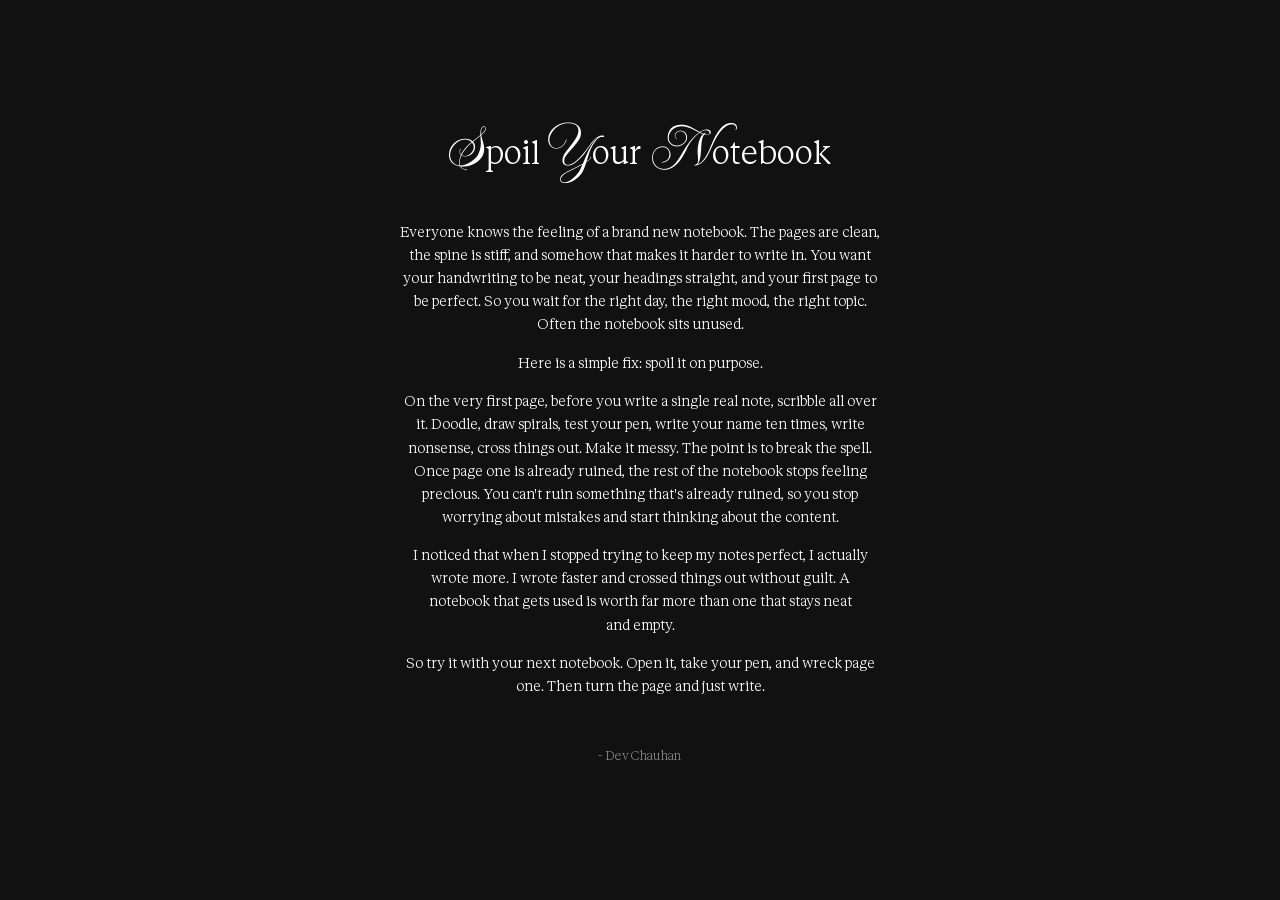
<file: writing/spoil-your-notebook/index.html>
<!DOCTYPE html>
<html lang="en">

<head>
  <meta charset="UTF-8">
  <meta name="viewport" content="width=device-width, initial-scale=1.0">
  <title>Spoil Your Notebook - Dev Chauhan</title>
  <meta name="title" content="Spoil Your Notebook - Dev Chauhan" />
  <meta name="description" content="A simple trick to stop worrying about keeping your notebook perfect, and start actually writing in it." />
  <meta name="author" content="Dev Chauhan" />
  <meta name="robots" content="index, follow, max-image-preview:large, max-snippet:-1" />
  <link rel="canonical" href="https://devchauhan.in/writing/spoil-your-notebook" />

  <link rel="icon" href="/assets/favicon/favicon.ico" sizes="any" />
  <link rel="icon" type="image/png" sizes="32x32" href="/assets/favicon/favicon-32x32.png" />
  <link rel="icon" type="image/png" sizes="16x16" href="/assets/favicon/favicon-16x16.png" />
  <link rel="icon" type="image/png" sizes="48x48" href="/assets/favicon/favicon-48x48.png" />
  <link rel="apple-touch-icon" sizes="180x180" href="/assets/favicon/apple-touch-icon.png" />
  <link rel="manifest" href="/site.webmanifest" />

  <meta property="og:type" content="article" />
  <meta property="og:url" content="https://devchauhan.in/writing/spoil-your-notebook" />
  <meta property="og:title" content="Spoil Your Notebook" />
  <meta property="og:description" content="A simple trick to stop worrying about keeping your notebook perfect, and start actually writing in it." />
  <meta property="og:image" content="https://devchauhan.in/assets/og/spoil-your-notebook.png" />
  <meta property="og:image:type" content="image/png" />
  <meta property="og:image:width" content="1920" />
  <meta property="og:image:height" content="1080" />
  <meta property="og:image:alt" content="Spoil Your Notebook" />
  <meta property="og:site_name" content="Dev Chauhan" />
  <meta property="og:locale" content="en_US" />
  <meta property="article:published_time" content="2026-11-16T00:00:00Z" />
  <meta property="article:author" content="Dev Chauhan" />
  <meta property="article:tag" content="writing" />
  <meta property="article:tag" content="productivity" />

  <meta name="twitter:card" content="summary_large_image" />
  <meta name="twitter:site" content="@devchauhann3" />
  <meta name="twitter:creator" content="@devchauhann3" />
  <meta name="twitter:title" content="Spoil Your Notebook" />
  <meta name="twitter:description" content="A simple trick to stop worrying about keeping your notebook perfect, and start actually writing in it." />
  <meta name="twitter:image" content="https://devchauhan.in/assets/og/spoil-your-notebook.png" />
  <style>
    @font-face {
      font-family: 'AnthropicSerif';
      src: url('/writing/spoil-your-notebook/AnthropicSerif-Light.woff2') format('woff2');
      font-weight: 400;
      font-style: normal;
    }

    @font-face {
      font-family: 'Brochure';
      src: url('/writing/spoil-your-notebook/brochure.otf') format('opentype');
      font-weight: 400;
      font-style: normal;
    }

    :root {
      --pad: clamp(20px, 5vw, 40px);
      --body-size: 14px;
      --body-lh: 1.65;
      --gap-para: 1.1em;
    }

    *,
    *::before,
    *::after {
      box-sizing: border-box;
    }

    html {
      -webkit-text-size-adjust: 100%;
      text-size-adjust: 100%;
      scrollbar-width: none;
    }

    html::-webkit-scrollbar {
      display: none;
    }

    html,
    body {
      margin: 0;
      padding: 0;
    }

    body {
      background: #111;
      color: #fff;
      font-family: 'AnthropicSerif', Georgia, serif;
      font-weight: 400;
      font-size: var(--body-size);
      line-height: var(--body-lh);
      letter-spacing: 0em;
      display: flex;
      align-items: center;
      justify-content: center;
      min-height: 100dvh;
      padding: 60px var(--pad);
    }

    main {
      max-width: 480px;
      width: 100%;
      text-align: center;
    }

    h1 {
      font-size: 32px;
      font-weight: 400;
      font-family: 'AnthropicSerif', Georgia, serif;
      line-height: 1;
      margin: 0 0 48px;
    }

    h1 .cap {
      font-family: 'Brochure', serif;
      font-weight: 400;
      font-size: 60px;
      line-height: 0.85;
      vertical-align: baseline;
      margin-right: 1px;
      display: inline-block;
    }

    .al-type-body {
      display: grid;
      gap: var(--gap-para);
      text-wrap: pretty;
    }

    .al-type-body p {
      margin: 0;
      text-wrap: pretty;
    }

    .al-type-by {
      opacity: 0.5;
      font-size: 12px;
      margin-top: 48px;
      letter-spacing: 0.03em;
    }

    @media (max-width: 600px) {
      :root {
        --body-size: 13px;
      }

      h1 {
        font-size: 20px;
        margin-bottom: 36px;
      }

      h1 .cap {
        font-size: 52px;
      }

      .al-type-body {
        text-align: left;
      }

      .al-type-by {
        text-align: center;
      }
    }

    @media (max-height: 500px) and (orientation: landscape) {
      body {
        padding: 32px var(--pad);
        align-items: flex-start;
      }
    }
  </style>
</head>

<body>
  <main>
    <h1><span class="cap">S</span>poil <span class="cap">Y</span>our <span class="cap">N</span>otebook</h1>

    <div class="al-type-body">
      <p>Everyone knows the feeling of a brand new notebook.
        The pages are clean, the spine is stiff,
        and somehow that makes it harder to write in.
        You want your handwriting to be neat,
        your headings straight, and your first page to be perfect.
        So you wait for the right day, the right mood, the right topic.
        Often the notebook sits unused.</p>

      <p>Here is a simple fix: spoil it on purpose.</p>

      <p>On the very first page, before you write a single real note,
        scribble all over it. Doodle, draw spirals, test your pen,
        write your name ten times, write nonsense, cross things out.
        Make it messy. The point is to break the spell.
        Once page one is already ruined,
        the rest of the notebook stops feeling precious.
        You can't ruin something that's already ruined,
        so you stop worrying about mistakes
        and start thinking about the content.</p>

      <p>I noticed that when I stopped trying to keep my notes perfect,
        I actually wrote more. I wrote faster
        and crossed things out without guilt.
        A notebook that gets used
        is worth far more than one that stays neat and empty.</p>

      <p>So try it with your next notebook.
        Open it, take your pen, and wreck page one.
        Then turn the page and just write.</p>
    </div>

    <p class="al-type-by">- Dev Chauhan</p>
  </main>
</body>

</html>
</file>
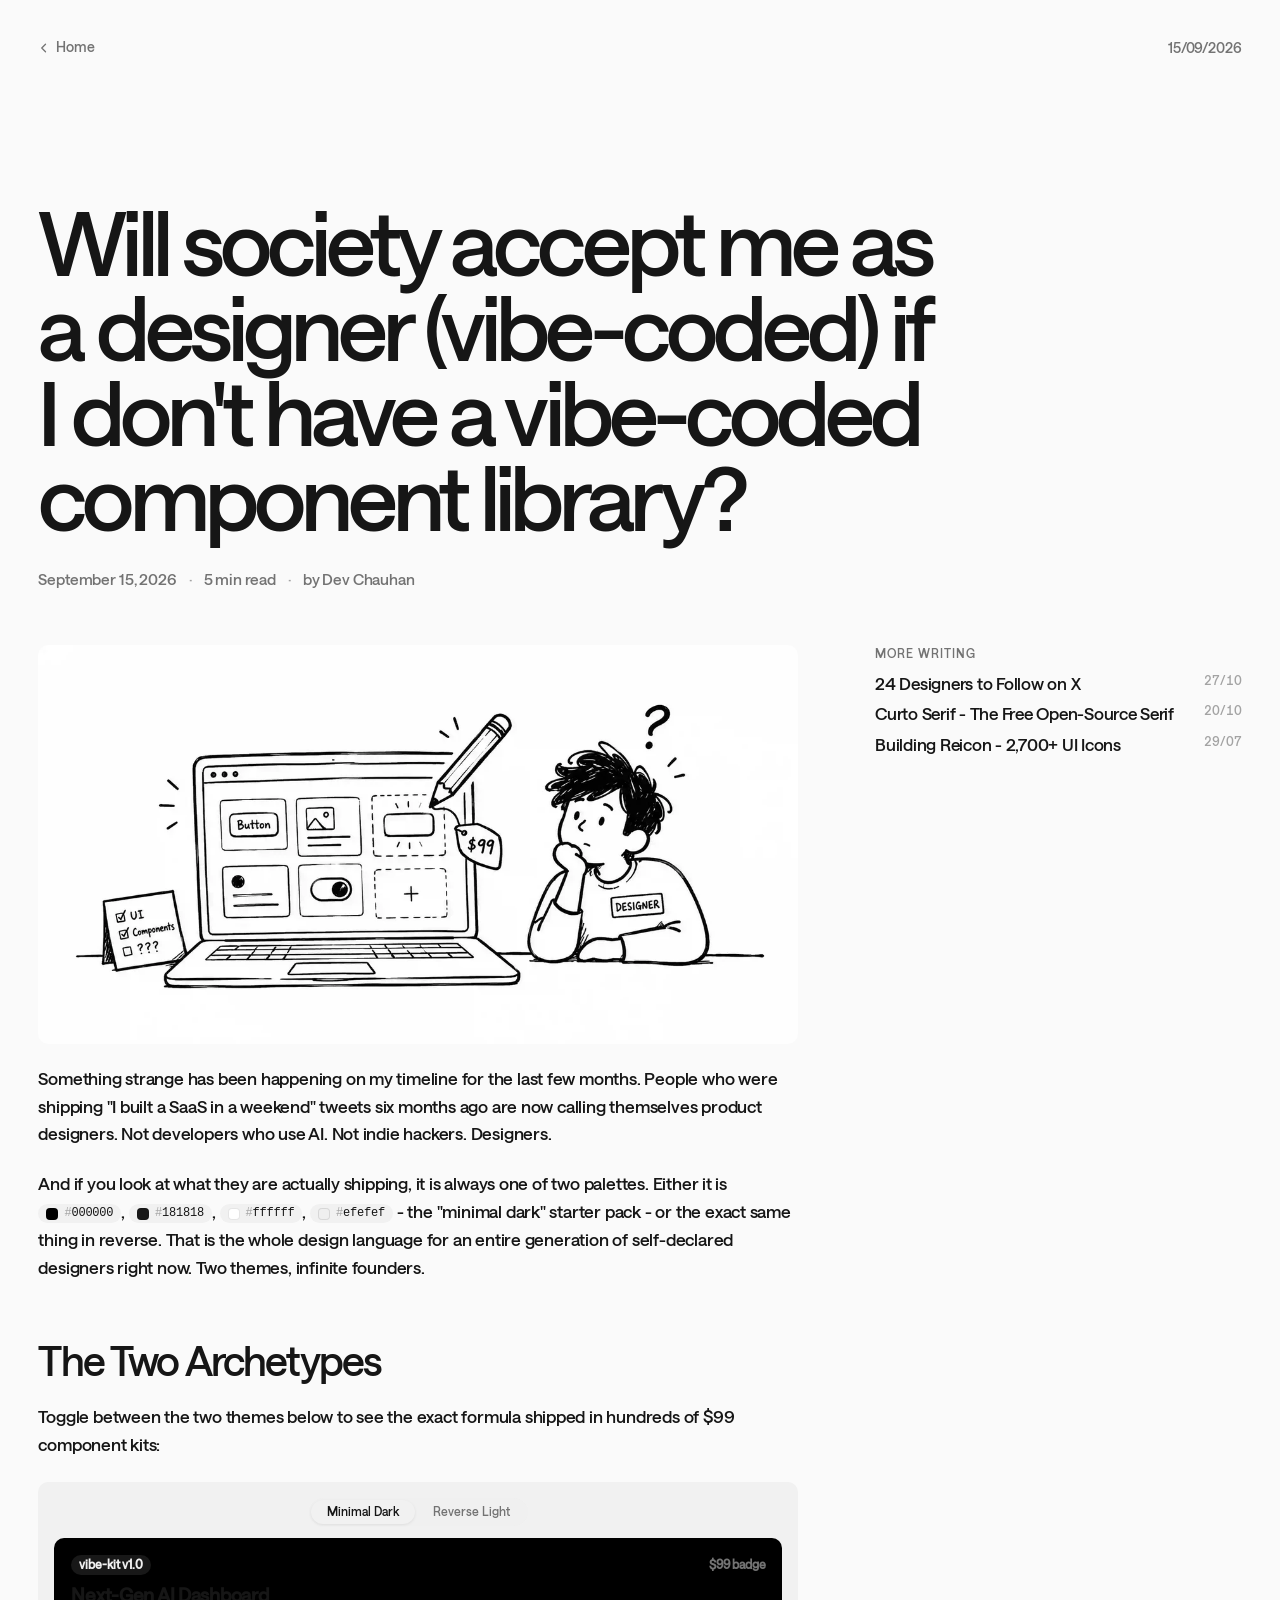
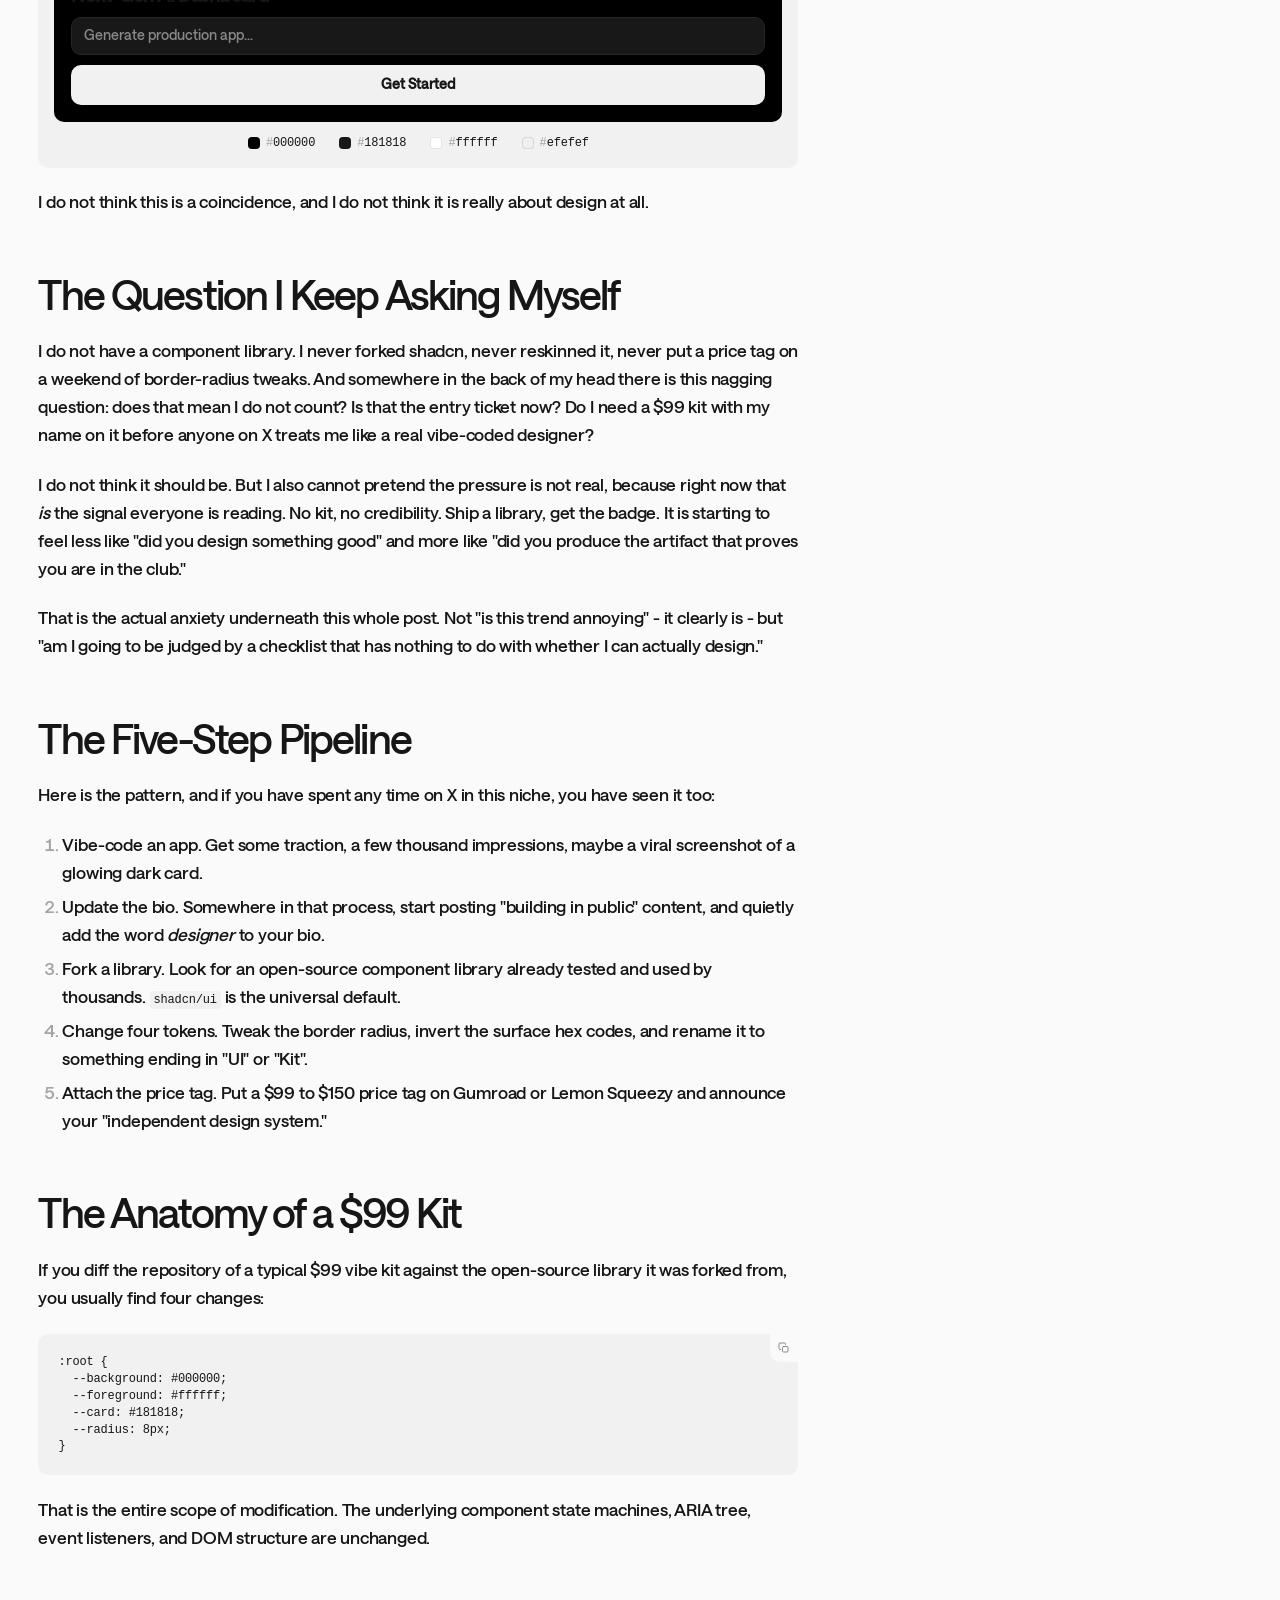
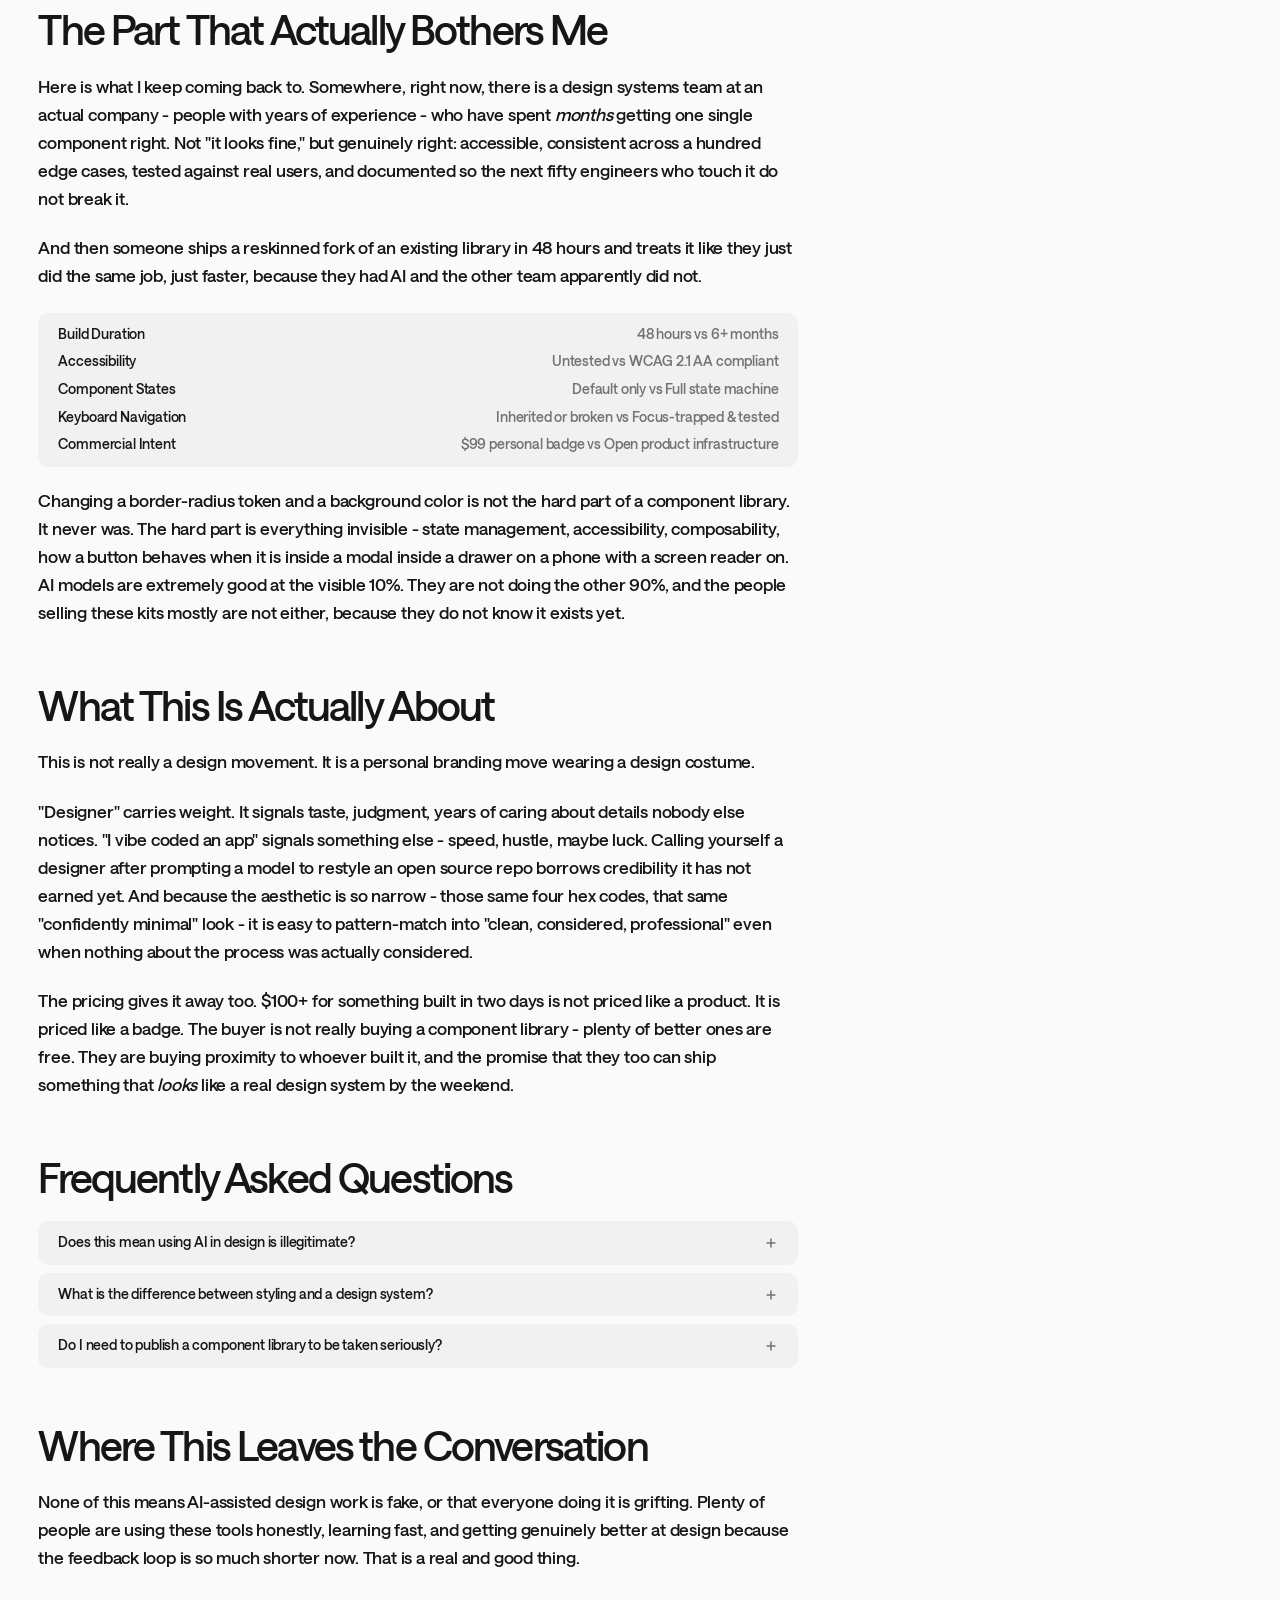
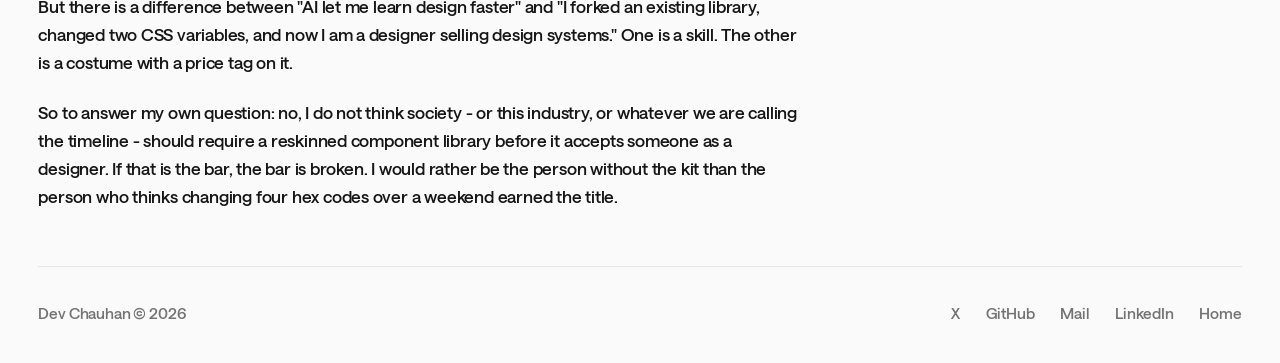
<file: writing/vibe-coded-designers/index.html>
<!doctype html>
<html lang="en">

<head>
  <meta charset="UTF-8" />
  <meta name="viewport" content="width=device-width, initial-scale=1.0" />

  <title>Vibe-Coded Designers - Dev Chauhan</title>
  <meta name="title" content="Vibe-Coded Designers - Dev Chauhan" />
  <meta name="description"
    content="A personal reflection on the rise of vibe-coded component libraries, X timeline culture, design authorship, and what actually defines a designer in the age of AI." />
  <meta name="keywords"
    content="vibe-coded designer, component library, UI design, shadcn, AI design, indie hackers, design systems, design authorship, Dev Chauhan" />
  <meta name="author" content="Dev Chauhan" />
  <meta name="robots" content="index, follow, max-image-preview:large, max-snippet:-1" />
  <link rel="canonical" href="https://devchauhan.in/writing/vibe-coded-designers" />

  <link rel="icon" href="/assets/favicon/favicon.ico" sizes="any" />
  <link rel="icon" type="image/png" sizes="32x32" href="/assets/favicon/favicon-32x32.png" />
  <link rel="icon" type="image/png" sizes="16x16" href="/assets/favicon/favicon-16x16.png" />
  <link rel="icon" type="image/png" sizes="48x48" href="/assets/favicon/favicon-48x48.png" />
  <link rel="apple-touch-icon" sizes="180x180" href="/assets/favicon/apple-touch-icon.png" />
  <link rel="manifest" href="/site.webmanifest" />
  <link rel="alternate" type="application/rss+xml" title="Dev Chauhan - Writing"
    href="https://devchauhan.in/feed.xml" />

  <meta name="theme-color" content="#fafafa" />
  <meta name="color-scheme" content="light" />

  <meta property="og:type" content="article" />
  <meta property="og:url" content="https://devchauhan.in/writing/vibe-coded-designers" />
  <meta property="og:title"
    content="Will society accept me as a designer (vibe-coded) if I don't have a vibe-coded component library?" />
  <meta property="og:description"
    content="A personal reflection on the rise of vibe-coded component libraries, X timeline culture, design authorship, and what actually defines a designer in the age of AI." />
  <meta property="og:image" content="https://devchauhan.in/assets/og/vibe-coded.png" />
  <meta property="og:image:type" content="image/png" />
  <meta property="og:image:width" content="1200" />
  <meta property="og:image:height" content="630" />
  <meta property="og:image:alt" content="Vibe-coded designers - article cover" />
  <meta property="og:site_name" content="Dev Chauhan" />
  <meta property="og:locale" content="en_US" />
  <meta property="article:published_time" content="2026-09-15T00:00:00Z" />
  <meta property="article:author" content="Dev Chauhan" />
  <meta property="article:tag" content="design" />
  <meta property="article:tag" content="vibe-coded" />
  <meta property="article:tag" content="component-library" />
  <meta property="article:tag" content="AI" />

  <meta name="twitter:card" content="summary_large_image" />
  <meta name="twitter:site" content="@devchauhann3" />
  <meta name="twitter:creator" content="@devchauhann3" />
  <meta name="twitter:url" content="https://devchauhan.in/writing/vibe-coded-designers" />
  <meta name="twitter:title"
    content="Will society accept me as a designer (vibe-coded) if I don't have a vibe-coded component library?" />
  <meta name="twitter:description"
    content="A personal reflection on the rise of vibe-coded component libraries, X timeline culture, design authorship, and what actually defines a designer in the age of AI." />
  <meta name="twitter:image" content="https://devchauhan.in/assets/og/vibe-coded.png" />
  <meta name="twitter:image:alt" content="Vibe-coded designers - article cover" />

  <link rel="preload" href="/assets/font/Saans-Medium.woff2" as="font" type="font/woff2" crossorigin />

  <script type="application/ld+json">
    {
      "@context": "https://schema.org",
      "@type": "Article",
      "headline": "Will society accept me as a designer (vibe-coded) if I don't have a vibe-coded component library?",
      "description": "A personal reflection on the rise of vibe-coded component libraries, X timeline culture, design authorship, and what actually defines a designer in the age of AI.",
      "image": "https://devchauhan.in/assets/og/vibe-coded.png",
      "author": {
        "@type": "Person",
        "@id": "https://devchauhan.in/#person",
        "name": "Dev Chauhan",
        "url": "https://devchauhan.in",
        "sameAs": [
          "https://github.com/dqev",
          "https://x.com/devchauhann3",
          "https://linkedin.com/in/devchauhann3"
        ]
      },
      "publisher": {
        "@type": "Person",
        "@id": "https://devchauhan.in/#person",
        "name": "Dev Chauhan",
        "url": "https://devchauhan.in"
      },
      "datePublished": "2026-09-15",
      "dateModified": "2026-09-15",
      "inLanguage": "en",
      "articleSection": "Writing",
      "timeRequired": "PT5M",
      "isPartOf": { "@id": "https://devchauhan.in/#website" },
      "mainEntityOfPage": {
        "@type": "WebPage",
        "@id": "https://devchauhan.in/writing/vibe-coded-designers"
      },
      "keywords": ["vibe-coded", "component library", "design", "shadcn", "AI", "Dev Chauhan"]
    }
  </script>

  <script type="application/ld+json">
    {
      "@context": "https://schema.org",
      "@type": "BreadcrumbList",
      "itemListElement": [
        {
          "@type": "ListItem",
          "position": 1,
          "name": "Dev Chauhan",
          "item": "https://devchauhan.in"
        },
        {
          "@type": "ListItem",
          "position": 2,
          "name": "Vibe-Coded Designers",
          "item": "https://devchauhan.in/writing/vibe-coded-designers"
        }
      ]
    }
  </script>


  <script type="application/ld+json">
    {
      "@context": "https://schema.org",
      "@type": "FAQPage",
      "mainEntity": [
        {
          "@type": "Question",
          "name": "Does this mean using AI in design is illegitimate?",
          "acceptedAnswer": {
            "@type": "Answer",
            "text": "Not at all. AI tools accelerate prototyping, visual exploration, and learning. The issue is purely misrepresenting a weekend token fork as authored design systems engineering."
          }
        },
        {
          "@type": "Question",
          "name": "What is the difference between styling and a design system?",
          "acceptedAnswer": {
            "@type": "Answer",
            "text": "Styling is picking colors, radii, and font sizes. A real design system is an engineered contract between design and code, addressing accessibility, keyboard navigation, focus management, fluid scaling, and stress-tested edge cases."
          }
        },
        {
          "@type": "Question",
          "name": "Do I need to publish a component library to be taken seriously?",
          "acceptedAnswer": {
            "@type": "Answer",
            "text": "No. Real design credibility comes from solving actual user problems, shipping cohesive products, and understanding the craft, not from selling a reskinned template."
          }
        }
      ]
    }
  </script>

  <link rel="stylesheet" href="/styles.css" />
  <link rel="stylesheet" href="/writing/article.css" />

  <style>
    .archetype-box {
      background: var(--color-raised);
      border-radius: var(--radius-panel);
      padding: var(--pad-panel);
      display: flex;
      flex-direction: column;
      gap: var(--gap-row);
    }

    .archetype-switcher {
      display: flex;
      gap: var(--space-1);
      background: var(--color-surface);
      padding: var(--space-1);
      border-radius: var(--radius-pill);
      width: fit-content;
      margin: 0 auto;
    }

    .archetype-pill {
      background: transparent;
      padding: var(--space-3) var(--space-7);
      border-radius: var(--radius-pill);
      font-size: var(--text-xs);
      font-weight: 500;
      color: var(--color-muted);
      cursor: pointer;
      transition: background 0.15s ease, color 0.15s ease;
      line-height: var(--leading-none);
    }

    .archetype-pill.active {
      background: var(--color-raised);
      color: var(--color-ink);
      box-shadow: 0 1px 3px rgba(0, 0, 0, 0.08);
    }

    .mock-kit-card {
      border-radius: var(--radius-panel);
      padding: var(--pad-panel);
      display: flex;
      flex-direction: column;
      gap: var(--gap-card);
      transition: background-color 0.2s ease, color 0.2s ease, border-color 0.2s ease;
      border: 1px solid transparent;
    }

    .mock-kit-card.theme-dark {
      background-color: #000000;
      color: #ffffff;
    }

    .mock-kit-card.theme-light {
      background-color: #f7f7f7;
      color: #000000;
      border-color: var(--color-border);
    }

    .mock-kit-top {
      display: flex;
      align-items: center;
      justify-content: space-between;
      gap: var(--gap-row);
    }

    .mock-kit-badge {
      font-size: var(--text-xs);
      font-weight: 600;
      padding: var(--space-2) var(--space-4);
      border-radius: var(--radius-pill);
      letter-spacing: -0.01em;
      line-height: var(--leading-none);
    }

    .theme-dark .mock-kit-badge {
      background: #181818;
      color: #efefef;
    }

    .theme-light .mock-kit-badge {
      background: var(--color-raised);
      color: var(--color-ink);
      box-shadow: 0 1px 2px rgba(0, 0, 0, 0.06);
    }

    .mock-kit-price {
      font-size: var(--text-xs);
      font-weight: 600;
      color: var(--color-muted);
      line-height: var(--leading-none);
    }

    .card-content .mock-kit-title {
      font-size: var(--text-md);
      font-weight: 600;
      letter-spacing: -0.015em;
      line-height: var(--leading-tight);
      margin: 0;
    }

    .mock-kit-input {
      width: 100%;
      padding: var(--space-4) var(--space-6);
      border-radius: var(--radius-panel);
      font-size: var(--text-sm);
      border: 1px solid transparent;
      pointer-events: none;
    }

    .theme-dark .mock-kit-input {
      background: #181818;
      color: #888888;
      border-color: #262626;
    }

    .theme-light .mock-kit-input {
      background: var(--color-raised);
      color: var(--color-muted);
      border-color: var(--color-border);
    }

    .mock-kit-btn {
      width: 100%;
      padding: var(--space-5) var(--space-7);
      border-radius: var(--radius-panel);
      font-size: var(--text-sm);
      font-weight: 600;
      cursor: pointer;
      text-align: center;
      transition: opacity 0.15s ease;
      line-height: var(--leading-snug);
    }

    .theme-dark .mock-kit-btn {
      background: var(--color-raised);
      color: var(--color-ink);
    }

    .theme-light .mock-kit-btn {
      background: var(--color-ink);
      color: var(--color-raised);
    }

    .mock-tokens-row {
      display: flex;
      flex-wrap: wrap;
      gap: var(--gap-list);
      justify-content: center;
    }
  </style>
</head>

<body class="article-page">
  <main class="container">
    <header class="card card-nav">
      <a href="/" class="btn-back">
        <svg class="btn-back-arrow" viewBox="0 0 16 16" fill="none" xmlns="http://www.w3.org/2000/svg">
          <path d="M10 13L5 8L10 3" stroke="currentColor" stroke-width="1.75" stroke-linecap="round"
            stroke-linejoin="round" />
        </svg>
        <span>Home</span>
      </a>
      <span class="nav-tag">15/09/2026</span>
    </header>

    <section class="card card-header">
      <h1 class="article-title">Will society accept me as a designer (vibe-coded) if I don't have a vibe-coded component
        library?</h1>
      <div class="article-meta">
        <time datetime="2026-09-15">September 15, 2026</time>
        <span class="meta-dot">·</span>
        <span>5 min read</span>
        <span class="meta-dot">·</span>
        <span>by Dev Chauhan</span>
      </div>
    </section>

    <article class="card card-content blog-content">
      <img src="/assets/og/vibe-coded.webp"
        alt="Will society accept me as a designer (vibe-coded) if I don't have a vibe-coded component library?"
        class="article-cover" width="1200" height="630" />

      <p>
        Something strange has been happening on my timeline for the last few months. People who were shipping "I built a
        SaaS in a weekend" tweets six months ago are now calling themselves product designers. Not developers who use
        AI. Not indie hackers. Designers.
      </p>
      <p>
        And if you look at what they are actually shipping, it is always one of two palettes. Either it is
        <code>#000000</code>, <code>#181818</code>, <code>#ffffff</code>, <code>#efefef</code> - the "minimal dark"
        starter pack - or the exact same thing in reverse. That is the whole design language for an entire generation of
        self-declared designers right now. Two themes, infinite founders.
      </p>

      <h2>The Two Archetypes</h2>
      <p>
        Toggle between the two themes below to see the exact formula shipped in hundreds of $99 component kits:
      </p>

      <div class="archetype-box">
        <div class="archetype-switcher">
          <button type="button" class="archetype-pill active" data-theme="dark">Minimal Dark</button>
          <button type="button" class="archetype-pill" data-theme="light">Reverse Light</button>
        </div>

        <div class="mock-kit-card theme-dark" id="mock-kit-card">
          <div class="mock-kit-top">
            <span class="mock-kit-badge">vibe-kit v1.0</span>
            <span class="mock-kit-price">$99 badge</span>
          </div>
          <h3 class="mock-kit-title">Next-Gen AI Dashboard</h3>
          <input type="text" class="mock-kit-input" value="Generate production app..." readonly />
          <button type="button" class="mock-kit-btn">Get Started</button>
        </div>

        <div class="mock-tokens-row" id="mock-tokens"></div>
      </div>

      <p>
        I do not think this is a coincidence, and I do not think it is really about design at all.
      </p>

      <h2>The Question I Keep Asking Myself</h2>
      <p>
        I do not have a component library. I never forked shadcn, never reskinned it, never put a price tag on a weekend
        of border-radius tweaks. And somewhere in the back of my head there is this nagging question: does that mean I
        do not count? Is that the entry ticket now? Do I need a $99 kit with my name on it before anyone on X treats me
        like a real vibe-coded designer?
      </p>
      <p>
        I do not think it should be. But I also cannot pretend the pressure is not real, because right now that
        <em>is</em> the signal everyone is reading. No kit, no credibility. Ship a library, get the badge. It is
        starting to feel less like "did you design something good" and more like "did you produce the artifact that
        proves you are in the club."
      </p>
      <p>
        That is the actual anxiety underneath this whole post. Not "is this trend annoying" - it clearly is - but "am I
        going to be judged by a checklist that has nothing to do with whether I can actually design."
      </p>

      <h2>The Five-Step Pipeline</h2>
      <p>Here is the pattern, and if you have spent any time on X in this niche, you have seen it too:</p>
      <ol>
        <li><strong>Vibe-code an app.</strong> Get some traction, a few thousand impressions, maybe a viral screenshot
          of a glowing dark card.</li>
        <li><strong>Update the bio.</strong> Somewhere in that process, start posting "building in public" content, and
          quietly add the word <em>designer</em> to your bio.</li>
        <li><strong>Fork a library.</strong> Look for an open-source component library already tested and used by
          thousands. <code>shadcn/ui</code> is the universal default.</li>
        <li><strong>Change four tokens.</strong> Tweak the border radius, invert the surface hex codes, and rename it to
          something ending in "UI" or "Kit".</li>
        <li><strong>Attach the price tag.</strong> Put a $99 to $150 price tag on Gumroad or Lemon Squeezy and announce
          your "independent design system."</li>
      </ol>

      <h2>The Anatomy of a $99 Kit</h2>
      <p>
        If you diff the repository of a typical $99 vibe kit against the open-source library it was forked from, you
        usually find four changes:
      </p>
      <pre><code>:root {
  --background: #000000;
  --foreground: #ffffff;
  --card: #181818;
  --radius: 8px;
}</code></pre>
      <p>
        That is the entire scope of modification. The underlying component state machines, ARIA tree, event listeners,
        and DOM structure are unchanged.
      </p>

      <h2>The Part That Actually Bothers Me</h2>
      <p>
        Here is what I keep coming back to. Somewhere, right now, there is a design systems team at an actual company -
        people with years of experience - who have spent <em>months</em> getting one single component right. Not "it
        looks fine," but genuinely right: accessible, consistent across a hundred edge cases, tested against real users,
        and documented so the next fifty engineers who touch it do not break it.
      </p>
      <p>
        And then someone ships a reskinned fork of an existing library in 48 hours and treats it like they just did the
        same job, just faster, because they had AI and the other team apparently did not.
      </p>

      <div class="comparison" role="group" aria-label="Comparison: Vibe-Coded Kit vs Production Design System">
        <div class="comparison-row"><strong>Build Duration</strong><span>48 hours vs 6+ months</span></div>
        <div class="comparison-row"><strong>Accessibility</strong><span>Untested vs WCAG 2.1 AA compliant</span></div>
        <div class="comparison-row"><strong>Component States</strong><span>Default only vs Full state machine</span>
        </div>
        <div class="comparison-row"><strong>Keyboard Navigation</strong><span>Inherited or broken vs Focus-trapped &amp;
            tested</span></div>
        <div class="comparison-row"><strong>Commercial Intent</strong><span>$99 personal badge vs Open product
            infrastructure</span></div>
      </div>

      <p>
        Changing a border-radius token and a background color is not the hard part of a component library. It never was.
        The hard part is everything invisible - state management, accessibility, composability, how a button behaves
        when it is inside a modal inside a drawer on a phone with a screen reader on. AI models are extremely good at
        the visible 10%. They are not doing the other 90%, and the people selling these kits mostly are not either,
        because they do not know it exists yet.
      </p>

      <h2>What This Is Actually About</h2>
      <p>
        This is not really a design movement. It is a personal branding move wearing a design costume.
      </p>
      <p>
        "Designer" carries weight. It signals taste, judgment, years of caring about details nobody else notices. "I
        vibe coded an app" signals something else - speed, hustle, maybe luck. Calling yourself a designer after
        prompting a model to restyle an open source repo borrows credibility it has not earned yet. And because the
        aesthetic is so narrow - those same four hex codes, that same "confidently minimal" look - it is easy to
        pattern-match into "clean, considered, professional" even when nothing about the process was actually
        considered.
      </p>
      <p>
        The pricing gives it away too. $100+ for something built in two days is not priced like a product. It is priced
        like a badge. The buyer is not really buying a component library - plenty of better ones are free. They are
        buying proximity to whoever built it, and the promise that they too can ship something that <em>looks</em> like
        a real design system by the weekend.
      </p>

      <h2>Frequently Asked Questions</h2>
      <div class="faq">
        <details>
          <summary>
            <span>Does this mean using AI in design is illegitimate?</span>
            <svg class="faq-icon" viewBox="0 0 16 16" fill="none" xmlns="http://www.w3.org/2000/svg" aria-hidden="true">
              <path d="M8 3.5V12.5M3.5 8H12.5" stroke="currentColor" stroke-width="1.75" stroke-linecap="round"
                stroke-linejoin="round" />
            </svg>
          </summary>
          <p>Not at all. AI tools accelerate prototyping, visual exploration, and learning. The issue is purely
            misrepresenting a weekend token fork as authored design systems engineering.</p>
        </details>
        <details>
          <summary>
            <span>What is the difference between styling and a design system?</span>
            <svg class="faq-icon" viewBox="0 0 16 16" fill="none" xmlns="http://www.w3.org/2000/svg" aria-hidden="true">
              <path d="M8 3.5V12.5M3.5 8H12.5" stroke="currentColor" stroke-width="1.75" stroke-linecap="round"
                stroke-linejoin="round" />
            </svg>
          </summary>
          <p>Styling is picking colors, radii, and font sizes. A real design system is an engineered contract between
            design and code, addressing accessibility, keyboard navigation, focus management, fluid scaling, and
            stress-tested edge cases.</p>
        </details>
        <details>
          <summary>
            <span>Do I need to publish a component library to be taken seriously?</span>
            <svg class="faq-icon" viewBox="0 0 16 16" fill="none" xmlns="http://www.w3.org/2000/svg" aria-hidden="true">
              <path d="M8 3.5V12.5M3.5 8H12.5" stroke="currentColor" stroke-width="1.75" stroke-linecap="round"
                stroke-linejoin="round" />
            </svg>
          </summary>
          <p>No. Real design credibility comes from solving actual user problems, shipping cohesive products, and
            understanding the craft - not from selling a reskinned template.</p>
        </details>
      </div>

      <h2>Where This Leaves the Conversation</h2>
      <p>
        None of this means AI-assisted design work is fake, or that everyone doing it is grifting. Plenty of people are
        using these tools honestly, learning fast, and getting genuinely better at design because the feedback loop is
        so much shorter now. That is a real and good thing.
      </p>
      <p>
        But there is a difference between "AI let me learn design faster" and "I forked an existing library, changed two
        CSS variables, and now I am a designer selling design systems." One is a skill. The other is a costume with a
        price tag on it.
      </p>
      <p>
        So to answer my own question: no, I do not think society - or this industry, or whatever we are calling the
        timeline - should require a reskinned component library before it accepts someone as a designer. If that is the
        bar, the bar is broken. I would rather be the person without the kit than the person who thinks changing four
        hex codes over a weekend earned the title.
      </p>
    </article>

    <section class="card card-more">
      <h2 class="col-title">More Writing</h2>
      <ul class="writing-list">
        <li class="writing-item">
          <a href="/writing/designers-to-follow-on-x">24 Designers to Follow on X</a>
          <span class="writing-date">27/10</span>
        </li>
        <li class="writing-item">
          <a href="/writing/curto">Curto Serif - The Free Open-Source Serif</a>
          <span class="writing-date">20/10</span>
        </li>
        <li class="writing-item">
          <a href="/writing/reicon">Building Reicon - 2,700+ UI Icons</a>
          <span class="writing-date">29/07</span>
        </li>
      </ul>
    </section>

    <footer class="card card-footer">
      <span>Dev Chauhan &copy; 2026</span>
      <nav class="footer-links" aria-label="Social links">
        <a href="https://x.com/devchauhann3" target="_blank" rel="noopener">X</a>
        <a href="https://github.com/dqev" target="_blank" rel="noopener">GitHub</a>
        <a href="mailto:dev@devchauhan.in">Mail</a>
        <a href="https://linkedin.com/in/devchauhann3" target="_blank" rel="noopener">LinkedIn</a>
        <a href="/">Home</a>
      </nav>
    </footer>
  </main>

  <script src="/writing/writing.js"></script>

  <script>
    (function () {
      var card = document.getElementById('mock-kit-card');
      var tokensEl = document.getElementById('mock-tokens');
      if (!card || !tokensEl) return;

      var palettes = {
        dark: [
          { name: 'Canvas', hex: '#000000' },
          { name: 'Surface', hex: '#181818' },
          { name: 'Foreground', hex: '#ffffff' },
          { name: 'Muted', hex: '#efefef' }
        ],
        light: [
          { name: 'Canvas', hex: '#ffffff' },
          { name: 'Surface', hex: '#f7f7f7' },
          { name: 'Foreground', hex: '#000000' },
          { name: 'Muted', hex: '#707070' }
        ]
      };

      function renderTokens(theme) {
        tokensEl.innerHTML = '';
        palettes[theme].forEach(function (token) {
          var chip = document.createElement('span');
          chip.className = 'color-hex-chip';
          chip.innerHTML = '<span class="swatch" style="background-color: ' + token.hex + ';"></span><span class="hex-text"><span class="hex-hash">#</span>' + token.hex.replace('#', '') + '</span>';
          tokensEl.appendChild(chip);
        });
      }

      var pills = document.querySelectorAll('.archetype-pill');
      pills.forEach(function (pill) {
        pill.addEventListener('click', function () {
          pills.forEach(function (p) { p.classList.remove('active'); });
          pill.classList.add('active');
          var theme = pill.getAttribute('data-theme');
          if (theme === 'dark') {
            card.classList.remove('theme-light');
            card.classList.add('theme-dark');
          } else {
            card.classList.remove('theme-dark');
            card.classList.add('theme-light');
          }
          renderTokens(theme);
        });
      });

      renderTokens('dark');
    })();
  </script>
</body>

</html>
</file>
<file: curto/site.css>
@font-face {
  font-family: "Curto Serif";
  src: url("fonts/CurtoSerif[wght].woff2") format("woff2-variations"),
       url("fonts/CurtoSerif[wght].woff2") format("woff2");
  font-weight: 400 700;
  font-style: normal;
  font-display: swap;
}

@font-face {
  font-family: "Curto Serif";
  src: url("fonts/CurtoSerif-Italic[wght].woff2") format("woff2-variations"),
       url("fonts/CurtoSerif-Italic[wght].woff2") format("woff2");
  font-weight: 400 700;
  font-style: italic;
  font-display: swap;
}

:root {
  --bg: #1a1a1a;
  --text: #f4f4f4;
  --text-muted: rgba(237, 237, 237, 0.5);
  --accent: #81acec;
  --accent-ink: #101418;
  --wrap: 560px;
  --sans: -apple-system, BlinkMacSystemFont, "Segoe UI", Roboto, Helvetica, Arial, sans-serif, "Apple Color Emoji", "Segoe UI Emoji";
}

* {
  box-sizing: border-box;
  padding: 0;
  margin: 0;
  -webkit-tap-highlight-color: transparent;
}

html,
body {
  max-width: 100vw;
  overflow-x: hidden;
  background: var(--bg);
  color: var(--text);
  font-family: var(--sans);
  -webkit-font-smoothing: antialiased;
  -moz-osx-font-smoothing: grayscale;
  text-rendering: optimizeLegibility;
}

::selection {
  background: var(--accent);
  color: var(--accent-ink);
}

a {
  color: inherit;
}

.main {
  min-height: 100vh;
  min-height: 100dvh;
  padding: 40px 24px;
  background: var(--bg);
  display: flex;
  flex-direction: column;
  justify-content: center;
  align-items: center;
}

.wrap {
  width: 100%;
  max-width: var(--wrap);
  margin: auto 0;
  display: flex;
  flex-direction: column;
  align-items: center;
  text-align: center;
}

.hero-stage {
  width: 100%;
  display: flex;
  flex-direction: column;
  align-items: center;
  justify-content: center;
}

.hero-title {
  margin: 0;
  font-family: "Curto Serif", Georgia, serif;
  font-weight: var(--hero-weight, 400);
  font-variation-settings: "wght" var(--hero-weight, 400);
  font-size: clamp(52px, 12vw, 96px);
  line-height: 0.95;
  color: var(--text);
  white-space: pre-wrap;
  overflow-wrap: anywhere;
  caret-color: var(--accent);
  outline: none;
  -webkit-user-modify: read-write-plaintext-only;
}

.hero-title:focus-visible {
  outline: none;
}

.hero-title em {
  font-style: italic;
}

.hero-title .dot {
  color: var(--accent);
}

.hero-title::after {
  content: "|";
  display: inline-block;
  margin-left: 0.02em;
  color: var(--accent);
  animation: caret-blink 1.05s steps(1, end) infinite;
  pointer-events: none;
}

.hero-title:hover::after,
.hero-title:focus::after {
  opacity: 0;
  animation: none;
}

.hero-title.is-empty::before {
  content: "Curto Serif.";
  color: rgba(244, 244, 244, 0.18);
}

@keyframes caret-blink {
  0%, 49% { opacity: 1; }
  50%, 100% { opacity: 0; }
}

.hero-controls {
  width: 100%;
  display: flex;
  flex-direction: column;
  align-items: center;
  margin-top: 24px;
}

.els-container {
  width: 100%;
  max-width: 260px;
  overflow: hidden;
  border-radius: 50px;
}

.els-track {
  position: relative;
  height: 36px;
  background: rgba(255, 255, 255, 0.07);
  border-radius: 50px;
  cursor: url("grab-cursor.png") 8 8, grab;
  touch-action: none;
  user-select: none;
  outline: none;
}

.els-track.els-active {
  cursor: url("grab-cursor.png") 8 8, grabbing;
}

.els-track:focus-visible {
  box-shadow: 0 0 0 2px rgba(129, 172, 236, 0.45);
}

.els-fill {
  position: absolute;
  inset: 0;
  width: 0%;
  background: var(--accent);
  border-radius: 50px;
  pointer-events: none;
  overflow: hidden;
  opacity: 0.18;
}

.els-track.els-active .els-fill {
  opacity: 0.28;
}

.els-label {
  position: absolute;
  top: 50%;
  left: 14px;
  transform: translateY(-50%);
  font-size: 12px;
  font-weight: 500;
  font-family: var(--sans);
  color: rgba(237, 237, 237, 0.55);
  pointer-events: none;
  user-select: none;
}

.els-value {
  position: absolute;
  top: 50%;
  right: 14px;
  transform: translateY(-50%);
  font-size: 12px;
  font-weight: 500;
  font-family: var(--sans);
  color: rgba(237, 237, 237, 0.55);
  pointer-events: none;
  font-variant-numeric: tabular-nums;
  user-select: none;
}

.els-track.els-active .els-value {
  color: var(--text);
}

.els-hash-marks {
  position: absolute;
  inset: 0;
  pointer-events: none;
  overflow: hidden;
  border-radius: 50px;
}

.els-hash {
  position: absolute;
  top: 50%;
  width: 1px;
  height: 10px;
  background: rgba(244, 244, 244, 0.7);
  transform: translate(-50%, -50%);
  opacity: 0;
  transition: opacity 0.2s ease;
}

.els-track.els-active .els-hash {
  opacity: 0.2;
}

.els-hint {
  display: flex;
  align-items: center;
  justify-content: center;
  gap: 6px;
  margin: 9px 0 0;
  font-size: 11.5px;
  line-height: 1.4;
  color: rgba(237, 237, 237, 0.55);
  letter-spacing: 0.01em;
}

.els-hint svg {
  flex-shrink: 0;
  opacity: 0.9;
}

.hero-actions {
  display: flex;
  flex-wrap: wrap;
  justify-content: center;
  align-items: center;
  gap: 8px;
  margin-top: 24px;
}

.primary,
.secondary,
.accent,
.github {
  display: inline-flex;
  align-items: center;
  justify-content: center;
  gap: 8px;
  height: 36px;
  padding: 0 16px;
  border-radius: 50px;
  font-family: var(--sans);
  font-size: 13px;
  font-weight: 500;
  line-height: 1;
  border: 0;
  cursor: pointer;
  text-decoration: none;
  white-space: nowrap;
  user-select: none;
  transition: background-color 200ms cubic-bezier(0.22, 1, 0.36, 1),
              color 200ms cubic-bezier(0.22, 1, 0.36, 1),
              transform 150ms cubic-bezier(0.22, 1, 0.36, 1);
}

.primary:active,
.secondary:active,
.accent:active,
.github:active {
  transform: translateY(1px);
}

.secondary {
  background: #81ADEC;
  color: #0a0a0a;
  box-shadow:
    0 1px 3px 0 rgba(0, 0, 0, 0.08),
    inset 0 1px 0 0 rgba(255, 255, 255, 0.35),
    inset 0 0 0 1px rgba(0, 0, 0, 0.08);
}

.secondary:hover {
  background: #9dc0f2;
}

.github {
  background: rgba(255, 255, 255, 0.07);
  color: rgba(237, 237, 237, 0.6);
  padding: 0 14px;
}

.github:hover {
  background: rgba(255, 255, 255, 0.10);
  color: #ededed;
}

.github svg {
  width: 16px;
  height: 16px;
  fill: currentColor;
  flex-shrink: 0;
}

.accent {
  background: rgba(129, 173, 236, 0.16);
  color: #81ADEC;
}

.accent:hover {
  background: rgba(129, 173, 236, 0.24);
}

.hero-story {
  margin-top: 20px;
  font-size: 13px;
  line-height: 1.6;
  color: var(--text-muted);
}

.hero-story a {
  color: rgba(237, 237, 237, 0.75);
  text-decoration: none;
  transition: color 0.15s ease;
}

.hero-story a:hover {
  color: #ffffff;
}

.dot-sep {
  color: rgba(255, 255, 255, 0.25);
  margin: 0 3px;
}

a:focus-visible {
  outline: 2px solid var(--accent);
  outline-offset: 2px;
  border-radius: 50px;
}

@media (max-width: 680px) {
  .main {
    padding: 32px 18px;
  }
  .hero-title {
    font-size: clamp(44px, 14vw, 72px);
  }
  .hero-controls {
    margin-top: 18px;
  }
  .hero-actions {
    margin-top: 18px;
  }
}

@media (prefers-reduced-motion: reduce) {
  * {
    transition: none !important;
    animation: none !important;
  }
}
</file>
<file: styles.css>
@font-face {
  font-family: "Saans";
  src: url("/assets/font/Saans-Medium.woff2") format("woff2");
  font-weight: 500;
  font-style: normal;
  font-display: swap;
}

:root {
  --font-sans: "Saans", system-ui, -apple-system, BlinkMacSystemFont, "Segoe UI", sans-serif;
  --font-mono: ui-monospace, SFMono-Regular, Menlo, Consolas, monospace;

  --color-bg: #fafafa;
  --color-surface: #f0f0f0;
  --color-raised: #f1f1f1;
  --color-ink: #161616;
  --color-muted: #737373;
  --color-subtle: #a3a3a3;
  --color-border: #e6e6e6;
  --color-line: #dcdcdc;
  --color-accent: #9b8afb;

  --radius-xs: 4px;
  --radius-panel: 10px;
  --radius-card: 12px;
  --radius-pill: 100px;

  --space-1: 2px;
  --space-2: 4px;
  --space-3: 6px;
  --space-4: 8px;
  --space-5: 10px;
  --space-6: 12px;
  --space-7: 16px;
  --space-8: 20px;
  --space-9: 24px;
  --space-10: 32px;
  --space-11: 56px;

  --text-2xs: 11px;
  --text-xs: 12px;
  --text-sm: 14px;
  --text-base: 17px;
  --text-md: 19px;
  --text-lg: 22px;
  --text-xl: 28px;
  --text-2xl: 40px;

  --leading-none: 1;
  --leading-display: 1.1;
  --leading-tight: 1.2;
  --leading-snug: 1.4;
  --leading-normal: 1.65;

  --gap-card: var(--space-5);
  --gap-list: var(--space-4);
  --gap-row: var(--space-6);
  --gap-tight: var(--space-3);
  --pad-card: var(--space-9);
  --pad-panel: var(--space-7);

  --page-pad: clamp(20px, 3vw, 40px);
  --content-width: 760px;
}

* {
  box-sizing: border-box;
  margin: 0;
  padding: 0;
  border: 0;
  outline: 0;
  -webkit-tap-highlight-color: transparent;
}

html {
  height: 100%;
  overflow-x: clip;
  max-width: 100vw;
  -webkit-font-smoothing: antialiased;
  -moz-osx-font-smoothing: grayscale;
}

body {
  margin: 0;
  padding: var(--page-pad);
  min-height: 100vh;
  min-height: 100dvh;
  max-width: 100vw;
  overflow-x: clip;
  background-color: var(--color-bg);
  color: var(--color-ink);
  font-family: var(--font-sans);
  font-size: var(--text-base);
  font-weight: 500;
  letter-spacing: -0.01em;
  line-height: var(--leading-snug);
  -webkit-font-smoothing: antialiased;
  -moz-osx-font-smoothing: grayscale;
  text-rendering: optimizeLegibility;
}

a {
  color: inherit;
  text-decoration: none;
}

button,
input,
textarea,
select {
  font: inherit;
  color: inherit;
}

::selection {
  background: var(--color-accent);
  color: var(--color-ink);
}

.container {
  width: 100%;
  max-width: 1280px;
  min-width: 0;
  min-height: calc(100svh - (var(--page-pad) * 2));
  display: flex;
  flex-direction: column;
  gap: clamp(40px, 7vh, 80px);
  margin: 0 auto;
}

.card {
  background-color: transparent;
  border-radius: 0;
  overflow: visible;
  flex-shrink: 0;
  min-width: 0;
  max-width: 100%;
}

.card-nav {
  padding: 0;
  display: flex;
  align-items: center;
  justify-content: space-between;
}

.btn-back {
  color: var(--color-muted);
  height: auto;
  padding: 0;
  border-radius: 0;
  font-size: var(--text-sm);
  font-weight: 500;
  letter-spacing: -0.01em;
  display: inline-flex;
  align-items: center;
  gap: var(--gap-tight);
  cursor: pointer;
  user-select: none;
  transition: color 0.2s ease;
}

.btn-back:hover {
  color: var(--color-accent);
}

.btn-back-arrow {
  width: 12px;
  height: 12px;
  flex-shrink: 0;
  display: block;
  transition: transform 0.2s ease;
}

.btn-back:hover .btn-back-arrow {
  transform: translateX(-2px);
}

.nav-tag {
  font-size: var(--text-sm);
  font-weight: 500;
  color: var(--color-muted);
  letter-spacing: -0.01em;
  line-height: var(--leading-none);
}

.card-header {
  padding: clamp(48px, 10vh, 120px) 0 0;
  display: flex;
  flex-direction: column;
  gap: clamp(20px, 3vh, 32px);
}

.article-title {
  max-width: 20ch;
  font-size: clamp(44px, 7vw, 104px);
  font-weight: 500;
  letter-spacing: -0.055em;
  line-height: 0.95;
  color: var(--color-ink);
  text-wrap: balance;
}

.article-meta {
  display: flex;
  align-items: center;
  flex-wrap: wrap;
  gap: var(--gap-list) var(--space-6);
  font-size: clamp(14px, 1.2vw, 17px);
  font-weight: 500;
  color: var(--color-muted);
  letter-spacing: -0.01em;
  line-height: var(--leading-snug);
}

.meta-dot {
  color: var(--color-subtle);
  user-select: none;
}

.card-content {
  width: 100%;
  max-width: var(--content-width);
  padding: 0;
}

.card-more {
  padding-top: var(--space-10);
  border-top: 1px solid var(--color-border);
  display: flex;
  flex-direction: column;
  gap: var(--space-6);
}

.col-title {
  font-size: var(--text-xs);
  font-weight: 500;
  color: var(--color-muted);
  letter-spacing: 0.08em;
  text-transform: uppercase;
  line-height: var(--leading-tight);
}

.writing-list {
  list-style: none;
  display: flex;
  flex-direction: column;
  gap: var(--space-5);
}

.writing-item {
  display: flex;
  align-items: baseline;
  justify-content: space-between;
  gap: var(--gap-row);
}

.writing-item a {
  font-size: clamp(18px, 2vw, 26px);
  font-weight: 500;
  color: var(--color-ink);
  letter-spacing: -0.03em;
  line-height: var(--leading-snug);
  transition: color 0.2s ease;
  overflow: hidden;
  text-overflow: ellipsis;
  white-space: nowrap;
  flex: 1;
}

.writing-item a:hover {
  color: var(--color-accent);
}

.writing-date {
  font-size: var(--text-sm);
  font-weight: 500;
  color: var(--color-subtle);
  flex-shrink: 0;
  line-height: var(--leading-snug);
  font-variant-numeric: tabular-nums;
}

.card-footer {
  margin-top: auto;
  padding-top: clamp(24px, 4vh, 40px);
  border-top: 1px solid var(--color-border);
  display: flex;
  flex-wrap: wrap;
  align-items: baseline;
  justify-content: space-between;
  gap: var(--space-5) var(--space-9);
  font-size: clamp(14px, 1.2vw, 16px);
  font-weight: 500;
  color: var(--color-muted);
}

.footer-links {
  display: flex;
  flex-wrap: wrap;
  gap: clamp(16px, 2vw, 28px);
}

.footer-links a {
  color: var(--color-muted);
  transition: color 0.2s ease;
}

.footer-links a:hover {
  color: var(--color-accent);
}

.footer-link {
  color: var(--color-muted);
  transition: color 0.2s ease;
}

.footer-link:hover {
  color: var(--color-accent);
}

/* Article pages: full-width hero, reading column, sticky "more" rail */
@media (min-width: 1000px) {
  .article-page .container {
    display: grid;
    grid-template-columns: minmax(0, var(--content-width)) minmax(220px, 1fr);
    grid-template-areas:
      "nav nav"
      "header header"
      "content more"
      "footer footer";
    align-items: start;
    gap: clamp(48px, 6vh, 88px) clamp(48px, 6vw, 96px);
  }

  .article-page .card-nav {
    grid-area: nav;
  }

  .article-page .card-header {
    grid-area: header;
  }

  .article-page .card-content {
    grid-area: content;
  }

  .article-page .card-more {
    grid-area: more;
    position: sticky;
    top: clamp(24px, 5vh, 56px);
    max-height: calc(100svh - clamp(24px, 5vh, 56px) - var(--page-pad));
    overflow-y: auto;
    overscroll-behavior: contain;
    scrollbar-width: thin;
    padding-top: var(--space-1);
    border-top: 0;
  }

  .article-page .card-footer {
    grid-area: footer;
  }

  .article-page .card-more .writing-list {
    gap: var(--space-4);
  }

  .article-page .card-more .writing-item {
    align-items: flex-start;
    gap: var(--space-5);
  }

  .article-page .card-more .writing-item a {
    font-size: var(--text-base);
    line-height: 1.3;
    letter-spacing: -0.015em;
    white-space: normal;
    overflow: visible;
    text-overflow: clip;
  }

  .article-page .card-more .writing-date {
    font-size: var(--text-xs);
  }
}

/* Writing index */
.writing-index-page .card-header {
  padding-top: clamp(48px, 14vh, 160px);
  padding-bottom: clamp(32px, 7vh, 80px);
  gap: clamp(20px, 3vh, 32px);
}

.writing-index-page .index-title {
  max-width: none;
  font-size: clamp(56px, 13vw, 220px);
  letter-spacing: -0.06em;
  line-height: 0.9;
}

.index-subtitle {
  max-width: 34ch;
  font-size: clamp(18px, 1.8vw, 26px);
  font-weight: 500;
  color: var(--color-muted);
  letter-spacing: -0.025em;
  line-height: 1.2;
}

.writing-index-page .post-section {
  width: 100%;
}

.writing-index-page {
  --writing-palette-1: #9b8cf8;
  --writing-palette-2: #f6c453;
  --writing-palette-3: #7ec8e3;
  --writing-palette-4: #f4978e;
  --writing-palette-5: #a8d5a2;
  --writing-palette-6: #c9b6f2;
  --writing-palette-7: #f9a8d4;
  --writing-palette-8: #f4b183;
  --writing-palette-9: #8fd9c4;
  --writing-palette-10: #f7e38c;
  --writing-palette-11: #a5b4fc;
  --writing-palette-12: #f9c598;
  --writing-palette-13: #f28b82;
  --writing-palette-14: #cbe7a5;
  --writing-palette-15: #93a7f5;
  --writing-palette-16: #f5b8c4;
}

.writing-index-page .writing-item:nth-child(16n + 1) {
  --bullet: var(--writing-palette-1);
}

.writing-index-page .writing-item:nth-child(16n + 2) {
  --bullet: var(--writing-palette-2);
}

.writing-index-page .writing-item:nth-child(16n + 3) {
  --bullet: var(--writing-palette-3);
}

.writing-index-page .writing-item:nth-child(16n + 4) {
  --bullet: var(--writing-palette-4);
}

.writing-index-page .writing-item:nth-child(16n + 5) {
  --bullet: var(--writing-palette-5);
}

.writing-index-page .writing-item:nth-child(16n + 6) {
  --bullet: var(--writing-palette-6);
}

.writing-index-page .writing-item:nth-child(16n + 7) {
  --bullet: var(--writing-palette-7);
}

.writing-index-page .writing-item:nth-child(16n + 8) {
  --bullet: var(--writing-palette-8);
}

.writing-index-page .writing-item:nth-child(16n + 9) {
  --bullet: var(--writing-palette-9);
}

.writing-index-page .writing-item:nth-child(16n + 10) {
  --bullet: var(--writing-palette-10);
}

.writing-index-page .writing-item:nth-child(16n + 11) {
  --bullet: var(--writing-palette-11);
}

.writing-index-page .writing-item:nth-child(16n + 12) {
  --bullet: var(--writing-palette-12);
}

.writing-index-page .writing-item:nth-child(16n + 13) {
  --bullet: var(--writing-palette-13);
}

.writing-index-page .writing-item:nth-child(16n + 14) {
  --bullet: var(--writing-palette-14);
}

.writing-index-page .writing-item:nth-child(16n + 15) {
  --bullet: var(--writing-palette-15);
}

.writing-index-page .writing-item:nth-child(16n) {
  --bullet: var(--writing-palette-16);
}

.writing-index-page .writing-list {
  gap: 0;
}

.writing-index-page .writing-item {
  align-items: center;
  gap: clamp(10px, 0.9vw, 14px);
  padding: clamp(18px, 2.6vh, 30px) 0;
}

.writing-index-page .writing-item:hover a {
  color: color-mix(in srgb, var(--bullet) 62%, var(--color-ink));
}

.writing-index-page .writing-item::before {
  content: "";
  flex-shrink: 0;
  width: clamp(10px, 1vw, 14px);
  height: clamp(10px, 1vw, 14px);
  border-radius: 50%;
  background: var(--bullet, var(--color-accent));
  transition: transform 0.25s cubic-bezier(0.2, 0.8, 0.2, 1);
}

.writing-index-page .writing-item:hover::before {
  transform: scale(1.25);
}

.writing-index-page .writing-item a {
  font-size: clamp(24px, 3.4vw, 48px);
  letter-spacing: -0.045em;
  line-height: 1;
  white-space: normal;
  overflow: visible;
  text-overflow: clip;
}

.writing-index-page .writing-date {
  font-size: clamp(14px, 1.2vw, 16px);
}

@media (max-width: 640px) {
  .container {
    gap: 32px;
  }

  .article-page .card-header {
    padding-top: clamp(40px, 7vh, 72px);
  }

  .article-title {
    font-size: clamp(40px, 11.5vw, 64px);
    letter-spacing: -0.05em;
  }

  .writing-index-page .card-header {
    padding-top: clamp(32px, 8vh, 64px);
    padding-bottom: 24px;
  }

  .writing-index-page .index-title {
    font-size: 21vw;
  }

  .writing-index-page .writing-item {
    padding: 18px 0;
    gap: var(--space-5);
  }

  .writing-index-page .writing-item a {
    font-size: 22px;
    letter-spacing: -0.035em;
    line-height: 1.08;
  }
}

@media (max-width: 420px) {
  .writing-item {
    gap: var(--space-6);
  }

  .writing-item a {
    white-space: normal;
    overflow: visible;
    text-overflow: clip;
  }
}
</file>
<file: writing/article.css>
html {
  -webkit-tap-highlight-color: transparent;
}

.card-content {
  padding: 0;
  display: flex;
  flex-direction: column;
  gap: clamp(20px, 2.4vh, 28px);
  min-width: 0;
  max-width: 100%;
  overflow-x: hidden;
}

.article-cover {
  width: 100%;
  height: auto;
  border-radius: var(--radius-panel);
  display: block;
}

.card-content p {
  font-size: clamp(17px, 1.35vw, 20px);
  font-weight: 500;
  line-height: 1.62;
  color: var(--color-ink);
  letter-spacing: -0.012em;
}

.card-content a {
  color: var(--color-ink);
  text-decoration: underline;
  text-decoration-color: var(--color-line);
  text-decoration-thickness: 1px;
  text-underline-offset: 3px;
  transition: color 0.2s ease, text-decoration-color 0.2s ease;
}

.card-content a:hover {
  color: var(--color-accent);
  text-decoration-color: var(--color-accent);
}

.card-content strong,
.card-content b {
  font-weight: 500;
  color: var(--color-ink);
}

.card-content h2 {
  font-size: clamp(28px, 3.2vw, 44px);
  font-weight: 500;
  color: var(--color-ink);
  letter-spacing: -0.045em;
  line-height: 1.02;
  margin-top: clamp(24px, 4vh, 44px);
}

.card-content h3 {
  font-size: clamp(20px, 2vw, 26px);
  font-weight: 500;
  color: var(--color-ink);
  letter-spacing: -0.03em;
  line-height: var(--leading-tight);
  margin-top: var(--space-7);
}

.card-content ul,
.card-content ol {
  padding-left: var(--space-9);
  display: flex;
  flex-direction: column;
  gap: var(--space-3);
  font-size: clamp(17px, 1.35vw, 20px);
  line-height: 1.62;
  color: var(--color-ink);
}

.card-content li::marker {
  color: var(--color-subtle);
}

.card-content li strong {
  color: var(--color-ink);
}

.card-content blockquote {
  border-left: 2px solid var(--color-ink);
  padding: var(--space-3) 0 var(--space-3) var(--space-6);
  color: var(--color-ink);
}

.card-content blockquote p {
  font-style: italic;
  color: var(--color-muted);
}

.pre-wrap {
  position: relative;
  width: 100%;
  max-width: 100%;
  min-width: 0;
  border-radius: var(--radius-panel);
}

.card-content pre {
  background-color: var(--color-raised);
  border-radius: var(--radius-panel);
  padding: var(--space-8) var(--space-10) var(--space-8) var(--space-8);
  font-family: var(--font-mono);
  font-size: var(--text-xs);
  line-height: var(--leading-snug);
  color: var(--color-ink);
  white-space: pre-wrap;
  word-break: break-word;
  overflow-x: hidden;
  max-width: 100%;
  min-width: 0;
  scrollbar-width: none;
  -ms-overflow-style: none;
}

.card-content pre::-webkit-scrollbar {
  display: none;
  width: 0;
  height: 0;
}

.card-content code {
  font-family: var(--font-mono);
  font-size: var(--text-xs);
}

.card-content p code,
.card-content li code {
  background-color: var(--color-raised);
  padding: var(--space-1) var(--space-2);
  border-radius: var(--radius-xs);
  font-size: var(--text-xs);
  color: var(--color-ink);
}

.copy-btn {
  position: absolute;
  top: 0;
  right: 0;
  width: 28px;
  height: 28px;
  border-radius: 0 var(--radius-panel) 0 var(--radius-panel);
  background-color: var(--color-bg);
  color: var(--color-muted);
  display: inline-flex;
  align-items: center;
  justify-content: center;
  cursor: pointer;
  transition: color 0.15s ease, transform 0.15s ease;
  z-index: 2;
}

.copy-btn:hover {
  color: var(--color-ink);
}

.copy-btn:active {
  transform: scale(0.95);
}

.copy-btn .ci {
  display: inline-flex;
  align-items: center;
  justify-content: center;
  width: 12px;
  height: 12px;
}

.copy-btn .ci svg {
  width: 12px;
  height: 12px;
}

.copy-btn .ci-check {
  display: none;
}

.copy-btn.is-copied .ci-copy {
  display: none;
}

.copy-btn.is-copied .ci-check {
  display: inline-flex;
  color: var(--color-ink);
}

.comparison {
  background: var(--color-raised);
  border-radius: var(--radius-panel);
  padding: var(--space-6) var(--space-8);
  display: flex;
  flex-direction: column;
  gap: var(--gap-list);
}

.comparison-row {
  display: flex;
  justify-content: space-between;
  align-items: baseline;
  gap: var(--gap-row);
  font-size: var(--text-sm);
  line-height: var(--leading-snug);
}

.comparison-row strong {
  font-weight: 500;
  color: var(--color-ink);
}

.comparison-row span {
  color: var(--color-muted);
  text-align: right;
}

.faq {
  display: flex;
  flex-direction: column;
  gap: var(--space-4);
}

.faq details {
  background: var(--color-raised);
  border-radius: var(--radius-panel);
  padding: var(--space-6) var(--space-8);
  cursor: pointer;
  transition: background-color 0.15s ease;
}

.faq summary {
  font-weight: 500;
  font-size: var(--text-sm);
  color: var(--color-ink);
  list-style: none;
  display: flex;
  justify-content: space-between;
  align-items: center;
  gap: var(--gap-row);
  user-select: none;
}

.faq summary::-webkit-details-marker {
  display: none;
}

.faq summary::marker {
  display: none;
}

.faq-icon {
  width: 14px;
  height: 14px;
  flex-shrink: 0;
  color: var(--color-muted);
  transition: transform 0.25s cubic-bezier(0.16, 1, 0.3, 1), color 0.15s ease;
  display: inline-block;
}

.faq details:hover .faq-icon {
  color: var(--color-ink);
}

.faq details[open] .faq-icon {
  transform: rotate(45deg);
  color: var(--color-ink);
}

.faq details[open] summary {
  margin-bottom: var(--gap-list);
}

.faq details p {
  font-size: var(--text-sm);
  line-height: var(--leading-normal);
  color: var(--color-muted);
}

.color-hex-chip {
  display: inline-flex;
  align-items: center;
  gap: var(--space-3);
  padding: var(--space-1) var(--space-4);
  border-radius: var(--radius-pill);
  font-size: var(--text-xs);
  font-weight: 500;
  line-height: var(--leading-tight);
  color: var(--color-ink);
  background-color: var(--color-raised);
  user-select: all;
  vertical-align: middle;
  font-family: var(--font-mono);
}

.color-hex-chip .swatch {
  width: 12px;
  height: 12px;
  border-radius: var(--radius-xs);
  flex-shrink: 0;
  box-shadow: inset 0 0 0 1px rgba(0, 0, 0, 0.1);
}

.color-hex-chip .hex-hash {
  color: var(--color-subtle);
}
</file>
